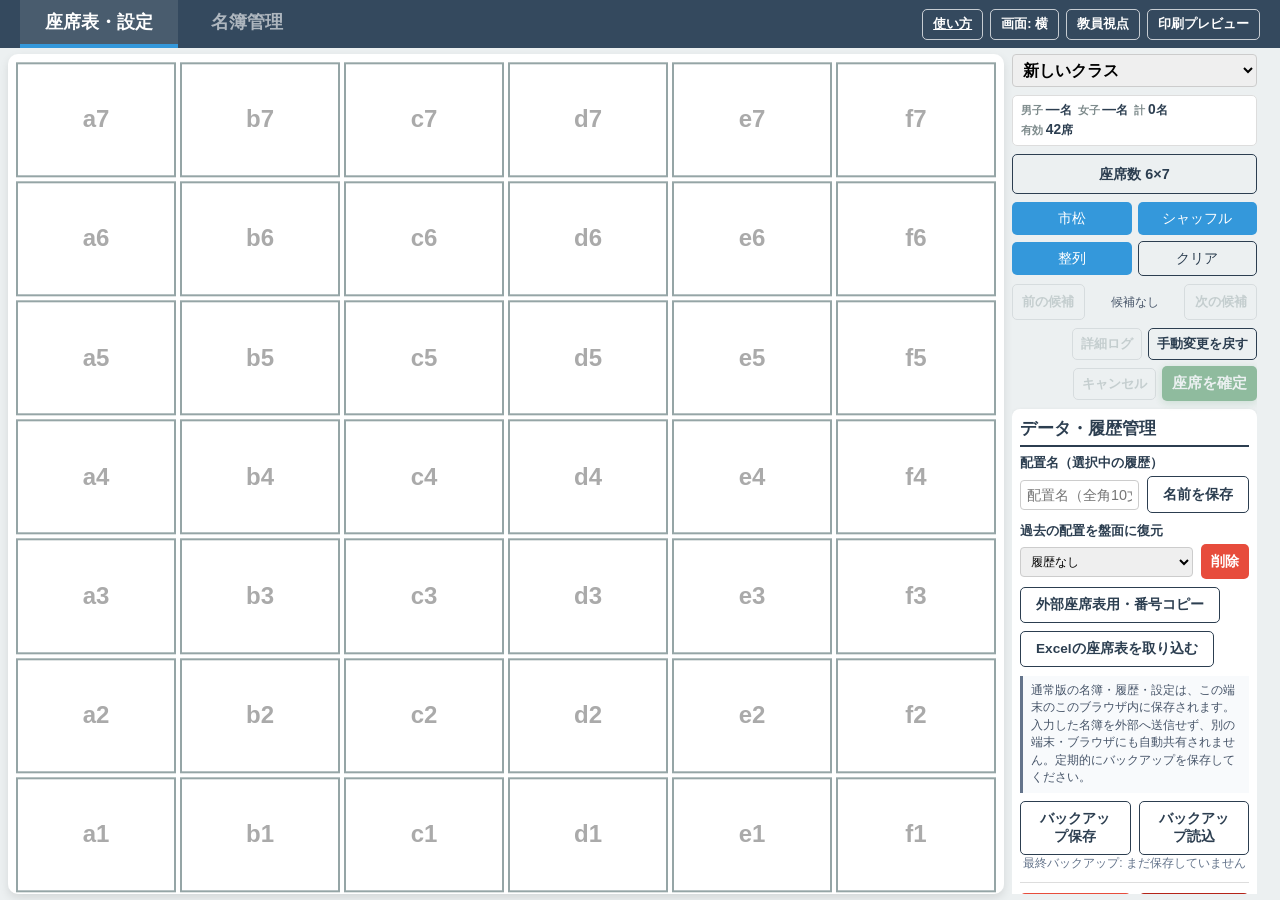
<file: index.html>
<!DOCTYPE html>
<html lang="ja">
<head>
<meta charset="UTF-8">
<meta name="viewport" content="width=device-width, initial-scale=1.0, viewport-fit=cover">
<title>SekiGae</title>
<link rel="stylesheet" href="styles.css?v=20261126-regular-recovery">
<style id="print-page-orientation-style" media="print">
@page { size: A4 landscape; margin: 10mm; }
</style>
</head>
<body class="font-gothic ui-layout-landscape">

<div id="sample-mode-modal" class="modal-overlay sample-mode-modal" aria-modal="true" role="dialog" aria-labelledby="sample-mode-title">
    <div class="modal-content sample-mode-modal-content">
        <h2 id="sample-mode-title">動作確認用サンプルです</h2>
        <p>このページは、あらかじめ用意したサンプルデータで動作を試すためのものです。</p>
        <p><strong>ページを再読み込みすると、加えた変更は消え、毎回初期状態に戻ります。</strong></p>
        <p class="sample-mode-modal-note">通常版の保存データには影響しません。</p>
        <div class="sample-mode-modal-actions">
            <a class="btn btn-outline" href="./index.html" target="_blank" rel="noopener">通常版を開く</a>
            <button type="button" class="btn" onclick="closeSampleWelcomeModal()">サンプルを使い始める</button>
        </div>
    </div>
</div>

<div id="checkerboard-pattern-modal" class="modal-overlay">
    <div class="modal-content" style="max-width: 720px;">
        <h2 style="border:none; font-size:1.4em; color: #2c3e50; margin-bottom: 6px;">市松：枠の選択</h2>
        <p style="font-size:0.95em; color:#555; margin: 4px 0 14px 0;">
            左上席（= <b>a1席</b>、<span style="color:#2980b9;">教卓側の左端</span>）の性別を選んでください。
        </p>
        <div id="checkerboard-pattern-options" class="cb-options"></div>
        <div style="display:flex; gap:10px; justify-content:center; margin-top:14px;">
            <button class="btn btn-outline" onclick="cancelCheckerboardPattern()">キャンセル</button>
        </div>
    </div>
</div>

<div id="modal-overlay" class="modal-overlay">
    <div class="modal-content">
        <h2 style="color: #e74c3c; border:none; font-size:1.4em;">例外席の選択</h2>
        <p id="modal-text" style="font-weight: bold; font-size: 1.1em; line-height: 1.5;"></p>
        <button class="btn" style="padding: 10px 20px; font-size: 1.1em;" onclick="startExceptionSelection()">OK (盤面で選択する)</button>
        <div style="margin-top: 15px;">
            <button class="btn btn-outline" style="padding: 6px 15px;" onclick="cancelExceptionMode()">キャンセル</button>
        </div>
    </div>
</div>

<div id="sort-modal-overlay" class="modal-overlay">
    <div class="modal-content">
        <h2 style="border:none; font-size:1.4em; color: #2c3e50;">整列モード設定</h2>
        <p style="font-size: 0.9em; color: #666; margin-bottom: 20px;">番号順に座席を埋めます。（空席は自動でスキップされます）</p>
        <div style="text-align: left; margin: 0 auto 20px auto; display: inline-block; line-height: 2;">
            <div style="margin-bottom: 10px;">
                <span style="font-weight: bold; display: inline-block; width: 120px;">開始位置:</span>
                <label><input type="radio" name="sort-start" value="left" onchange="updateSortHighlight()" checked> 教卓側 左端</label>
                <label style="margin-left: 15px;"><input type="radio" name="sort-start" value="right" onchange="updateSortHighlight()"> 教卓側 右端</label>
            </div>
            <div style="margin-bottom: 10px;">
                <span style="font-weight: bold; display: inline-block; width: 120px;">並べる方向:</span>
                <label><input type="radio" name="sort-dir" value="back" checked> 後ろ向き (列優先)</label>
                <label style="margin-left: 15px;"><input type="radio" name="sort-dir" value="side"> 横向き (行優先)</label>
            </div>
            <div>
                <span style="font-weight: bold; display: inline-block; width: 120px;">折り返し:</span>
                <label><input type="radio" name="sort-pattern" value="z" checked> Z型 (同じ側から)</label>
                <label style="margin-left: 15px;"><input type="radio" name="sort-pattern" value="s"> S型 (ヘビ型)</label>
            </div>
        </div>
        <div style="display: flex; gap: 15px; justify-content: center;">
            <button class="btn btn-outline" style="padding: 10px 20px; font-size: 1.1em;" onclick="closeSortModal()">キャンセル</button>
            <button class="btn" style="padding: 10px 20px; font-size: 1.1em;" onclick="executeSort()">整列を実行</button>
        </div>
    </div>
</div>

<div id="progress-modal" class="modal-overlay">
    <div class="modal-content">
        <h2 style="border:none; font-size:1.4em; color: #3498db; margin-bottom: 5px;">配置を調整中...</h2>
        <p id="progress-text" class="progress-text-block">準備中...</p>
        <div class="progress-time-row" aria-live="polite">
            <span>探索時間</span>
            <span id="progress-time-label">0.0 / 20.0 秒（上限）</span>
        </div>
        <div class="progress-bar-container">
            <div id="progress-bar" class="progress-bar-fill" role="progressbar" aria-label="探索時間の経過" aria-valuemin="0" aria-valuemax="100" aria-valuenow="0"></div>
        </div>
        <div style="margin-top: 12px;">
            <button class="btn btn-outline" style="padding: 8px 20px;" onclick="cancelShuffleCalculation()">キャンセル</button>
        </div>
    </div>
</div>

<div id="export-backup-modal" class="modal-overlay">
    <div class="modal-content" style="max-width: 520px;">
        <h2 style="border:none; font-size:1.35em; color: #2c3e50; margin-bottom: 8px;">バックアップに含めるクラス</h2>
        <p style="font-size:0.9em; color:#555; margin: 0 0 8px 0; text-align:left;">チェックしたクラスのみを書き出します。バックアップには名簿、座席配置、履歴、設定が含まれます。</p>
        <p class="backup-privacy-note">個人情報を含むファイルです。適切な場所に保管し、不要になったら削除してください。</p>
        <p id="export-delete-context-note" class="backup-delete-context-note" hidden>全データ削除の前に作成するバックアップです。削除後に必要なクラスがすべて選ばれているか確認してください。</p>
        <div id="export-class-checkboxes" class="backup-class-checkboxes"></div>
        <div style="display:flex; gap:10px; justify-content:center; flex-wrap:wrap; margin-top:10px;">
            <button type="button" class="btn btn-outline" style="padding:6px 14px;" onclick="toggleExportClasses(true)">全選択</button>
            <button type="button" class="btn btn-outline" style="padding:6px 14px;" onclick="toggleExportClasses(false)">全解除</button>
        </div>
        <div style="display:flex; gap:12px; justify-content:center; margin-top:22px;">
            <button type="button" class="btn btn-outline" style="padding:10px 22px;" onclick="closeExportBackupModal()">キャンセル</button>
            <button type="button" class="btn" style="padding:10px 22px;" onclick="confirmExportBackup()">書き出す</button>
        </div>
    </div>
</div>

<div id="delete-all-data-modal" class="modal-overlay delete-all-data-modal" style="display:none;" aria-modal="true" role="alertdialog" aria-labelledby="delete-all-data-title">
    <div class="modal-content delete-all-data-modal-content" style="max-width: 560px;">
        <h2 id="delete-all-data-title">このブラウザの通常版データをすべて削除しますか？</h2>
        <p>全クラスのクラス名、名簿、座席配置、履歴、シャッフル候補、ルール、表示・印刷設定を削除します。既存版のデータは削除しません。元に戻せません。</p>
        <p>ダウンロード済みのバックアップ、PDF、印刷物、別の端末・ブラウザのデータは削除されません。</p>
        <p id="delete-all-data-status" class="delete-all-data-status" aria-live="polite" hidden></p>
        <div class="delete-all-data-backup-row">
            <span>必要な場合は、先にバックアップを作成してください。</span>
            <button type="button" class="btn btn-outline" onclick="openExportBackupFromDeleteAllModal()">バックアップ保存</button>
        </div>
        <label class="delete-all-data-confirm-label" for="delete-all-data-confirm-input">確認のため「全削除」と入力してください。</label>
        <input id="delete-all-data-confirm-input" class="delete-all-data-confirm-input" type="text" autocomplete="off" autocapitalize="off" spellcheck="false" inputmode="text" oninput="updateDeleteAllDataConfirmButton()">
        <div class="delete-all-data-actions">
            <button type="button" class="btn btn-outline" onclick="closeDeleteAllDataModal()">キャンセル</button>
            <button type="button" id="delete-all-data-confirm-button" class="btn btn-danger" disabled onclick="confirmDeleteAllData()">全データを削除</button>
        </div>
    </div>
</div>

<div id="sample-delete-info-modal" class="modal-overlay sample-delete-info-modal" style="display:none;" aria-modal="true" role="dialog" aria-labelledby="sample-delete-info-title">
    <div class="modal-content sample-delete-info-modal-content" style="max-width: 540px;">
        <h2 id="sample-delete-info-title">全データ削除機能について</h2>
        <p>通常版では、通常版の全クラスの名簿、座席配置、履歴、シャッフル候補、ルール、表示・印刷設定を削除できます。削除前にはバックアップを作成でき、確認のため「全削除」の入力が必要です。</p>
        <p>このサンプル版では実際の削除は行いません。再読み込みすると、サンプルの変更は初期状態に戻ります。通常版の保存データには影響しません。</p>
        <div class="sample-delete-info-actions">
            <button type="button" class="btn btn-outline" onclick="closeSampleDeleteInfoModal()">閉じる</button>
            <a class="btn" href="./index.html" target="_blank" rel="noopener">通常版を開く</a>
        </div>
    </div>
</div>

<dialog id="import-backup-modal" class="modal-overlay" aria-labelledby="import-backup-title">
    <div class="modal-content" style="max-width: 520px;">
        <h2 id="import-backup-title" style="border:none; font-size:1.35em; color: #2c3e50; margin-bottom: 8px;">読み込むクラスを選択</h2>
        <p id="import-backup-note" style="font-size:0.9em; color:#555; margin: 0 0 12px 0; text-align:left;">チェックしたクラスのデータのみ取り込みます（既存の同名クラスは上書き・マージされます）。</p>
        <div id="import-class-checkboxes" class="backup-class-checkboxes"></div>
        <div style="display:flex; gap:10px; justify-content:center; flex-wrap:wrap; margin-top:10px;">
            <button type="button" class="btn btn-outline" style="padding:6px 14px;" onclick="toggleImportClasses(true)">全選択</button>
            <button type="button" class="btn btn-outline" style="padding:6px 14px;" onclick="toggleImportClasses(false)">全解除</button>
        </div>
        <div style="display:flex; gap:12px; justify-content:center; margin-top:22px;">
            <button type="button" class="btn btn-outline" style="padding:10px 22px;" onclick="closeImportBackupModal()">キャンセル</button>
            <button id="import-backup-confirm" type="button" class="btn" style="padding:10px 22px;" onclick="confirmImportBackup()">読み込む</button>
        </div>
    </div>
</dialog>

<dialog id="roster-hard-validation-modal" class="modal-overlay roster-hard-validation-modal" aria-modal="true" role="alertdialog" aria-label="名簿の内容を確認してください">
    <div class="modal-content" style="max-width: 560px;">
        <h2 style="border:none; font-size:1.35em; color: #c0392b; margin-bottom: 8px;">名簿の内容を確認してください</h2>
        <p style="font-size: 0.92em; color: #555; margin: 0 0 12px 0; text-align: left;">記法エラーや指定の矛盾があるため、座席表へは進めません。下記を修正してから、もう一度お試しください。</p>
        <div id="roster-hard-validation-body" class="roster-hard-validation-body"></div>
        <div style="text-align: center; margin-top: 20px;">
            <button type="button" class="btn" style="padding: 10px 28px; font-size: 1.1em;" onclick="closeRosterHardValidationModal()">OK</button>
        </div>
    </div>
</dialog>

<dialog id="soft-validation-modal" class="modal-overlay soft-validation-modal" aria-modal="true" role="alertdialog" aria-label="座席配置の競合リスク">
    <div class="modal-content" style="max-width: 560px;">
        <h2 style="border:none; font-size:1.35em; color: #2c3e50; margin-bottom: 10px;">座席配置の競合リスク</h2>
        <p style="font-size: 0.92em; color: #555; margin: 0 0 10px 0; text-align: left;">以下の設定により、座席配置が不可能になる可能性があります。</p>
        <div id="soft-validation-warning-list" class="soft-validation-warning-list"></div>
        <div style="display:flex; gap:12px; justify-content:center; flex-wrap:wrap; margin-top:22px;">
            <button type="button" class="btn btn-outline" style="padding:10px 22px;" onclick="cancelSoftValidationConfirm()">キャンセルして修正する</button>
            <button type="button" class="btn" style="padding:10px 22px;" onclick="proceedSoftValidationConfirm()">このまま進む</button>
        </div>
    </div>
</dialog>

<dialog id="swap-confirm-modal" class="modal-overlay swap-confirm-modal" aria-modal="true" role="alertdialog" aria-labelledby="swap-confirm-title">
    <div id="swap-confirm-modal-content" class="modal-content swap-confirm-modal-content" style="max-width: 520px;">
        <h2 id="swap-confirm-title" style="border:none; font-size:1.35em; margin-bottom: 10px;">入れ替えの確認</h2>
        <p id="swap-confirm-message" style="font-size: 0.95em; line-height: 1.55; margin: 0 0 18px 0; text-align: left; white-space: pre-line;"></p>
        <div style="display:flex; gap:12px; justify-content:center; flex-wrap:wrap;">
            <button type="button" class="btn btn-outline" style="padding:10px 22px;" onclick="cancelSwapConfirm()">キャンセルして戻す</button>
            <button type="button" id="swap-confirm-proceed-btn" class="btn" style="padding:10px 22px;" onclick="proceedSwapConfirm()">入れ替える</button>
        </div>
    </div>
</dialog>

<div id="roster-import-mode-modal" class="modal-overlay roster-import-mode-modal" style="display: none;" aria-modal="true" role="alertdialog">
    <div class="modal-content" style="max-width: 520px;">
        <h2 style="border:none; font-size:1.3em; color: #2c3e50; margin-bottom: 8px;">名簿データの取り込み方法</h2>
        <p style="font-size: 0.92em; color: #555; margin: 0 0 10px 0; text-align: left;">既に名簿データがあります。Excelから貼り付けた内容をどのように反映しますか？</p>
        <div style="display:flex; gap:12px; justify-content:center; flex-wrap:wrap; margin-top:20px;">
            <button type="button" class="btn btn-outline" style="padding:10px 20px;" onclick="cancelRosterImportMode()">キャンセル</button>
            <button type="button" class="btn btn-outline" style="padding:10px 20px;" onclick="appendRosterImportMode()">既存に追加</button>
            <button type="button" class="btn" style="padding:10px 20px;" onclick="replaceRosterImportMode()">全て置き換え</button>
        </div>
    </div>
</div>

<div id="edge-attr-warning-modal" class="modal-overlay edge-attr-warning-modal" style="display: none;" aria-modal="true" role="alertdialog">
    <div class="modal-content" style="max-width: 520px;">
        <h2 style="border:none; font-size:1.35em; color: #2c3e50; margin-bottom: 10px;">教室の両側が窓側です</h2>
        <p style="font-size: 0.95em; line-height: 1.55; margin: 0 0 8px 0; text-align: left;">教卓から見て左端・右端のボタンがどちらも「窓」になっています。窓側・廊下側の公平化や優先設定は、少なくとも一端を廊下にしたときの想定で動作します。</p>
        <p style="font-size: 0.9em; color: #555; margin: 0 0 18px 0; text-align: left;">廊下側ボタンで一端を廊下に変更してから実行するか、このままシャッフルを続行してください。</p>
        <div style="display:flex; gap:12px; justify-content:center; flex-wrap:wrap;">
            <button type="button" class="btn btn-outline" style="padding:10px 22px;" onclick="cancelEdgeAttrShuffleConfirm()">キャンセル</button>
            <button type="button" class="btn" style="padding:10px 22px;" onclick="proceedEdgeAttrShuffleConfirm()">このままシャッフルを続行</button>
        </div>
    </div>
</div>

<div id="excel-import-modal" class="modal-overlay excel-import-modal" style="display: none;" aria-modal="true">
    <div class="modal-content excel-import-modal-content">
        <div id="excel-import-step-1" class="excel-import-step">
            <h2 style="border:none; font-size:1.35em; color: #2c3e50; margin-bottom: 8px;">Excelからインポート（1/3）</h2>
            <p style="font-size:0.9em; color:#555; margin:0 0 10px 0; text-align:left;">座席表を Excel からコピーし、下の欄に貼り付けてください（タブ区切り）。最下行が教卓側（前列）になる形式です。</p>
            <textarea id="excel-import-tsv" class="excel-import-textarea" placeholder="番号をタブ区切りで貼り付け（1席=1セル）" rows="8" oninput="runExcelImportStep1Parse()"></textarea>
            <div id="excel-import-error" class="excel-import-error" role="alert" style="display:none;"></div>
            <div id="excel-import-summary" class="excel-import-summary" style="display:none;"></div>
            <div class="excel-import-actions">
                <button type="button" class="btn btn-outline" onclick="cancelExcelImportModal()">キャンセル</button>
                <button type="button" id="excel-import-step1-next" class="btn" disabled onclick="goExcelImportStep2()">配置起点の選択へ</button>
            </div>
        </div>
        <div id="excel-import-step-2" class="excel-import-step" style="display:none;">
            <h2 style="border:none; font-size:1.35em; color: #2c3e50; margin-bottom: 8px;">配置起点の選択（2/3）</h2>
            <p style="font-size:0.9em; color:#555; margin:0 0 12px 0; text-align:left;">エクセル表の<strong>最下行・左端</strong>（例: 「1」があるマス）を、下のグリッドの<strong>教卓直上行・左端（a1付近）</strong>に合わせてクリックしてください。灰色の席は表がはみ出すため選べません。</p>
            <div id="excel-import-anchor-grid"></div>
            <div class="excel-import-actions">
                <button type="button" class="btn btn-outline" onclick="cancelExcelImportModal()">キャンセル</button>
                <button type="button" class="btn btn-outline" onclick="goExcelImportStep1()">戻る</button>
            </div>
        </div>
        <div id="excel-import-step-3" class="excel-import-step" style="display:none;">
            <h2 style="border:none; font-size:1.35em; color: #2c3e50; margin-bottom: 8px;">配置プレビュー（3/3）</h2>
            <p style="font-size:0.9em; color:#555; margin:0 0 12px 0; text-align:left;">内容を確認し、盤面へ反映してください。履歴への保存はメイン画面の「座席を確定」で行います。空席はグレー表示です。</p>
            <div id="excel-import-preview-grid"></div>
            <div class="excel-import-actions">
                <button type="button" class="btn btn-outline" onclick="goExcelImportStep2FromPreview()">戻る（ステップ2へ）</button>
                <button type="button" class="btn" onclick="confirmExcelImport()">盤面に反映</button>
            </div>
        </div>
    </div>
</div>

<div id="log-modal" class="modal-overlay">
    <div class="modal-content">
        <h2 style="border:none; font-size:1.5em; color: #2c3e50; margin-bottom: 15px; text-align:center;">シャッフル実行ログ</h2>
        <div id="log-content-area"></div>
        <div style="margin-top: 25px; text-align: center;">
            <button class="btn btn-outline" style="padding: 8px 30px; font-size: 1.1em;" onclick="closeLogModal()">閉じる</button>
        </div>
    </div>
</div>

<dialog id="seat-track-modal" class="modal-overlay" onclick="if(event.target === this) closeSeatTrackModal()" aria-label="座席追跡">
    <div class="modal-content seat-track-modal-content">
        <h2 style="border:none; font-size:1.15em; color: #2c3e50; margin-bottom: 8px;">座席追跡</h2>
        <div class="seat-track-head">
            <div><b>氏名:</b> <span id="seat-track-name"></span></div>
            <div id="seat-track-points" class="seat-track-points" hidden></div>
            <div class="seat-track-constraints-title"><b>必須ルール</b></div>
            <div id="seat-track-constraints" class="seat-track-constraints"></div>
        </div>
        <div class="seat-track-grid-wrap">
            <div id="seat-track-main-stack" class="seat-track-main-stack seat-track-stack--teacher">
                <div class="track-mini-desk">教卓</div>
                <div id="seat-track-grid" class="seat-track-grid"></div>
            </div>
            <div class="seat-track-note">※数字は過去履歴のみ（1=最直近過去）。同一マス複数回は最小番号を表示。</div>
        </div>
        <div class="seat-track-pairs-wrap">
            <h3 style="margin: 8px 0;">ペア相手（今回 + 過去履歴）</h3>
            <ul id="seat-track-pairs" class="seat-track-pairs"></ul>
        </div>
        <div style="margin-top: 14px;">
            <button class="btn btn-outline" onclick="closeSeatTrackModal()">閉じる</button>
        </div>
    </div>
</dialog>

<div id="print-overlay" class="no-print">
    <div class="print-toolbar-head">
        <div id="print-preview-title" class="print-preview-title">印刷プレビュー</div>
        <div class="print-toolbar-primary-actions">
            <button class="btn print-toolbar-print" onclick="executePrint()">印刷・PDF</button>
            <button class="btn btn-outline print-toolbar-cancel" onclick="togglePrintMode()" aria-label="印刷プレビューを閉じる" title="印刷プレビューを閉じる"><span class="print-toolbar-cancel-text">閉じる</span><span class="print-toolbar-cancel-icon" aria-hidden="true">×</span></button>
        </div>
    </div>
    <div class="print-toolbar-controls">
        <fieldset class="print-orientation-options" aria-label="印刷する用紙の向き">
            <legend>用紙の向き</legend>
            <label><input type="radio" name="print-orientation" value="portrait" onchange="setPrintOrientation(this.value)"> A4縦</label>
            <label><input type="radio" name="print-orientation" value="landscape" onchange="setPrintOrientation(this.value)" checked> A4横</label>
        </fieldset>
        <button type="button" class="btn btn-outline print-toolbar-btn" id="btn-print-view-toggle" onclick="togglePrintView()">教員視点</button>
        <button type="button" class="btn btn-outline print-toolbar-btn" id="btn-print-settings-toggle" aria-expanded="false" aria-pressed="false" aria-controls="print-settings-panel" onclick="togglePrintSettingsPanel()">色設定</button>
        <button type="button" class="btn btn-outline print-toolbar-btn" id="btn-print-inactive-toggle" onclick="togglePrintInactiveDisplay()">空席: 非表示</button>
    </div>
    <div class="print-preview-help sr-only">用紙の向き・視点・色設定を確認後、「印刷・PDF」を押してください</div>
</div>
<div id="print-preview-stage">
    <aside id="print-settings-panel" class="no-print" hidden aria-label="色設定">
        <div class="print-settings-panel-head">
            <h2>色設定</h2>
        </div>
        <div class="print-settings-grid">
            <div id="ps-panel-layout" class="print-settings-section"></div>
            <div class="print-settings-side-stack">
                <div id="ps-panel-colors" class="print-settings-section"></div>
                <div id="ps-panel-gender" class="print-settings-section"></div>
            </div>
        </div>
        <div id="ps-status" class="sr-only" aria-live="polite"></div>
    </aside>
    <div id="print-root"></div>
</div>

<div id="sample-mode-banner" class="sample-mode-banner no-print" hidden>
    <span><strong>サンプル版</strong>：このページの変更は再読み込み時に初期状態へ戻ります。</span>
    <a href="./index.html" target="_blank" rel="noopener">通常版を開く</a>
</div>

<div class="tab-header no-print">
    <button class="tab-btn active" onclick="switchTab('tab-main', event)">座席表・設定</button>
    <button class="tab-btn" onclick="switchTab('tab-students', event)">名簿管理</button>
    <div class="tab-utility-actions" aria-label="使い方、表示と印刷">
        <a class="btn btn-outline tab-utility-btn" href="../guide.html" target="_blank" rel="noopener">使い方</a>
        <button type="button" class="btn btn-outline tab-utility-btn" id="btn-ui-layout-toggle" onclick="toggleUiLayoutMode()" aria-pressed="true">画面: 横</button>
        <button class="btn btn-outline tab-utility-btn" id="btn-main-view-toggle" onclick="toggleView()">教員視点</button>
        <button class="btn btn-outline tab-utility-btn" onclick="togglePrintMode()">印刷プレビュー</button>
    </div>
</div>

<div id="tab-main" class="tab-content active">

    <div id="preview-points-legend" class="preview-points-legend no-print" hidden>金枠の席は、今回の配置調整で優先ルールのポイントが残っている生徒です。</div>

    <div class="classroom-wrapper" id="classroom">
        <div class="desk-row">
            <div class="desk-row-inner" id="desk-row-inner">
                <button type="button" class="btn btn-outline edge-attr-btn" id="edge-btn-min" onclick="cycleEdgeAttr('min')" title="教卓から見て左端列の属性">廊下</button>
                <div class="desk-teacher" id="desk-class-title">
                    <span id="class-name-in-desk" class="class-name-in-desk-text"></span>
                </div>
                <button type="button" class="btn btn-outline edge-attr-btn" id="edge-btn-max" onclick="cycleEdgeAttr('max')" title="教卓から見て右端列の属性">窓</button>
            </div>
        </div>
        <div class="seat-grid" id="seat-grid"></div>
    </div>

    <div class="action-bar no-print">
        <div class="action-bar-top">
            <div class="main-status-controls" id="main-status-controls">
                <select id="class-select" onchange="switchClass('class-select')" aria-label="対象クラス" class="main-class-select"></select>
                <div class="main-class-summary" aria-live="polite">
                    <span class="main-class-summary-item"><span class="main-class-summary-label">男子</span><span class="main-class-summary-value" id="counter-boys">—</span><span class="main-class-summary-unit">名</span></span>
                    <span class="main-class-summary-item"><span class="main-class-summary-label">女子</span><span class="main-class-summary-value" id="counter-girls">—</span><span class="main-class-summary-unit">名</span></span>
                    <span class="main-class-summary-item"><span class="main-class-summary-label">計</span><span class="main-class-summary-value" id="counter-students">0</span><span class="main-class-summary-unit">名</span></span>
                    <span class="main-class-summary-item" aria-label="有効座席数" title="有効座席数"><span class="main-class-summary-label">有効</span><span class="main-class-summary-value" id="counter-seats">42</span><span class="main-class-summary-unit">席</span></span>
                </div>
                <button type="button" class="btn btn-outline" id="btn-seat-size" onclick="openSeatSizeModal()">座席数 6×7</button>
            </div>
        </div>

        <div class="action-bar-bottom" id="main-action-controls">
            <div class="flex-row seat-action-buttons" style="gap: 10px;">
                <button class="btn seat-action-button" style="padding: 10px 20px; font-size: 1.1em;" onclick="openCheckerboardPatternModal()">市松</button>
                <button class="btn seat-action-button" style="padding: 10px 20px; font-size: 1.1em;" onclick="prepareShuffle(false)">シャッフル</button>
                <button class="btn seat-action-button" style="padding: 10px 20px; font-size: 1.1em;" onclick="openSortModal()">整列</button>
                <button class="btn btn-outline seat-action-button" style="padding: 10px 15px;" onclick="resetPlacement()">クリア</button>
            </div>
            <div class="shuffle-candidate-controls" role="group" aria-label="最近のシャッフル候補">
                <button type="button" class="btn btn-outline" id="btn-candidate-older" onclick="navigateShuffleCandidate(1)" disabled>前の候補</button>
                <output id="shuffle-candidate-status" aria-live="polite" aria-atomic="true">候補なし</output>
                <button type="button" class="btn btn-outline" id="btn-candidate-newer" onclick="navigateShuffleCandidate(-1)" disabled>次の候補</button>
            </div>
            <div class="flex-row preview-action-buttons is-action-group-empty" style="gap: 10px;">
                <button class="btn btn-outline action-preview-button is-action-hidden" id="btn-show-log" style="padding: 10px 15px;" onclick="showLogModal()">詳細ログ</button>
                <button class="btn btn-outline action-preview-button is-action-hidden" id="btn-undo-manual-swap" style="padding: 10px 15px;" onclick="undoLastManualSwap()">手動変更を戻す</button>
                <button class="btn btn-outline action-preview-button is-action-hidden" id="btn-cancel-preview" style="padding: 10px 15px;" onclick="cancelPreview()">キャンセル</button>
                <button class="btn action-preview-button is-action-hidden" id="btn-commit" style="padding: 10px 25px; font-size: 1.2em;" onclick="commitSeats()">座席を確定</button>
            </div>
        </div>
    </div>

    <div id="alert-box"></div>
    <div class="settings-bottom no-print" id="settings-bottom">
        <div class="settings-status-slot" id="settings-status-slot"></div>
        <div class="settings-action-slot" id="settings-action-slot"></div>
        <div class="panel">
            <h2>データ・履歴管理</h2>
            <div class="history-management-block">
                <label for="history-memo-input" class="history-management-label">配置名（選択中の履歴）</label>
                <div class="flex-row history-management-row">
                    <input type="text" id="history-memo-input" maxlength="10" placeholder="配置名（全角10文字まで）" style="flex-grow:1;">
                    <button class="btn btn-outline" onclick="saveHistoryMemo()">名前を保存</button>
                </div>
            </div>
            <div class="history-management-block">
            <label for="history-select" class="history-management-label">過去の配置を盤面に復元</label>
            <div class="flex-row history-management-row">
                <select id="history-select"></select>
                <button class="btn btn-danger" style="padding: 8px 10px;" onclick="deleteSelectedHistory()" title="選択した履歴を削除">削除</button>
            </div>
            <div class="flex-row history-extra-actions">
                <button type="button" class="btn btn-outline" style="font-size:0.85em;" onclick="exportHistoryLastTwoDigitsToClipboard()" title="履歴を選んだときはその配置。未選択時は現在の盤面（確定／プレビュー）。教員視点固定（教卓が下）で、座席表形式（1席=1セル）でコピー">外部座席表用・番号コピー</button>
                <button type="button" class="btn btn-outline" style="font-size:0.85em;" onclick="openExcelImportModal()" title="Excel等からコピーした座席表（TSV）を名簿と照合して、確認後に履歴へ保存します">Excelの座席表を取り込む</button>
            </div>
            </div>
            <p class="local-data-note">通常版の名簿・履歴・設定は、この端末のこのブラウザ内に保存されます。入力した名簿を外部へ送信せず、別の端末・ブラウザにも自動共有されません。定期的にバックアップを保存してください。</p>
            <div class="backup-actions">
                <button class="btn btn-outline" style="font-size:0.85em;" onclick="openExportBackupModal()">バックアップ保存</button>
                <input type="file" id="import-file" accept=".json,.JSON,application/json" style="position:absolute;width:0;height:0;opacity:0;pointer-events:none;" tabindex="-1" aria-hidden="true">
                <button type="button" class="btn btn-outline" style="font-size:0.85em;" onclick="triggerBackupImportPicker()">バックアップ読込</button>
                <button id="btn-recover-regular-data" type="button" class="btn btn-outline" hidden onclick="openRegularRecovery()">旧通常版のデータを引き継ぐ</button>
            </div>
            <p id="backup-status" class="backup-status">最終バックアップ: —</p>
            <hr class="history-danger-divider">
            <div class="history-danger-actions">
                <button class="btn btn-danger history-reset-button" onclick="clearAllHistories()">クラス履歴リセット</button>
                <button class="btn btn-danger history-reset-button history-delete-all-button" onclick="openDeleteAllDataFlow()">全データ削除</button>
            </div>
        </div>
        <div class="panel">
            <div class="flex-row" style="justify-content: space-between; border-bottom: 2px solid var(--primary); padding-bottom: 5px; margin-bottom: 8px;">
                <h2 style="border:none; margin:0; width:auto;">座席内レイアウト設定</h2>
            </div>
            <table class="seat-layout-table" style="width:100%; border-collapse:collapse; font-size:0.85em; margin-bottom:8px;">
                <thead>
                    <tr style="background:#f1f5f9;">
                        <th style="text-align:left; padding:6px 8px; border:1px solid #ddd;">項目</th>
                        <th style="padding:6px 8px; border:1px solid #ddd; width:56px;">印刷</th>
                        <th style="padding:6px 8px; border:1px solid #ddd; width:72px;">色</th>
                        <th style="padding:6px 8px; border:1px solid #ddd; min-width:200px;">フォント</th>
                    </tr>
                </thead>
                <tbody id="seat-layout-tbody"></tbody>
            </table>
            <input type="hidden" id="layout-rules" value="">

            <div id="color-palette-group" class="main-color-controls">
                <h3>色設定</h3>
                <div class="main-color-token-list" role="group" aria-label="色1から色6">
                    <button type="button" id="color-swatch-1" class="main-color-token" onclick="openColorPalette(1)" aria-label="色1のパレットを開く" aria-expanded="false">1</button>
                    <button type="button" id="color-swatch-2" class="main-color-token" onclick="openColorPalette(2)" aria-label="色2のパレットを開く" aria-expanded="false">2</button>
                    <button type="button" id="color-swatch-3" class="main-color-token" onclick="openColorPalette(3)" aria-label="色3のパレットを開く" aria-expanded="false">3</button>
                    <button type="button" id="color-swatch-4" class="main-color-token" onclick="openColorPalette(4)" aria-label="色4のパレットを開く" aria-expanded="false">4</button>
                    <button type="button" id="color-swatch-5" class="main-color-token" onclick="openColorPalette(5)" aria-label="色5のパレットを開く" aria-expanded="false">5</button>
                    <button type="button" id="color-swatch-6" class="main-color-token" onclick="openColorPalette(6)" aria-label="色6のパレットを開く" aria-expanded="false">6</button>
                </div>
            </div>
            <div id="color-palette-panel" class="main-color-palette" style="display:none;"></div>
            <div class="color-picker-group color-picker-group-hidden" aria-hidden="true">
                <label for="color-1" class="color-item">1:<input type="color" id="color-1" value="#1f2937" onchange="updateColors()"></label>
                <label for="color-2" class="color-item">2:<input type="color" id="color-2" value="#4b5563" onchange="updateColors()"></label>
                <label for="color-3" class="color-item">3:<input type="color" id="color-3" value="#d7263d" onchange="updateColors()"></label>
                <label for="color-4" class="color-item">4:<input type="color" id="color-4" value="#386641" onchange="updateColors()"></label>
                <label for="color-5" class="color-item">5:<input type="color" id="color-5" value="#0f7173" onchange="updateColors()"></label>
                <label for="color-6" class="color-item">6:<input type="color" id="color-6" value="#f26d85" onchange="updateColors()"></label>
            </div>
            <hr style="border:none; border-top:1px dashed #ccc; margin: 15px 0 10px 0;">
            <div id="gender-border-settings" class="main-gender-settings">
                <div class="main-gender-title-row">
                    <div class="main-gender-title">色分け</div>
                    <button id="btn-gender-border" class="btn btn-outline" type="button" onclick="toggleGenderBorder()" aria-pressed="false">OFF</button>
                    <span class="main-gender-fill-label">塗り</span>
                    <button id="btn-gender-fill" class="btn btn-outline" type="button" onclick="toggleGenderFill()" aria-pressed="false" disabled>OFF</button>
                </div>
                <div class="main-gender-controls">
                    <label>男<select id="gb-boy-color" class="main-gender-color-select" onchange="saveAndRender()" aria-label="男子の枠線色"><option value="1">1</option><option value="2">2</option><option value="3">3</option><option value="4">4</option><option value="5">5</option><option value="6" selected>6</option></select></label>
                    <label>女<select id="gb-girl-color" class="main-gender-color-select" onchange="saveAndRender()" aria-label="女子の枠線色"><option value="1">1</option><option value="2">2</option><option value="3">3</option><option value="4">4</option><option value="5" selected>5</option><option value="6">6</option></select></label>
                    <label class="main-gender-style">線<select id="gb-style" onchange="saveAndRender()" aria-label="色分けの線種"><option value="solid">通常</option><option value="thick">太線</option><option value="double">二重線</option></select></label>
                </div>
            </div>

        </div>
    </div>
</div>

<div id="tab-students" class="tab-content">
    <div style="width: 100%; max-width: 1200px; display: grid; grid-template-columns: 1fr 340px; gap: 20px; height: 100%;">
        <div style="display:flex; flex-direction:column; height: 100%;">
            <div class="panel" style="margin-bottom: 10px;">
                <div class="flex-row" style="justify-content: space-between; border-bottom: 2px solid var(--primary); padding-bottom: 10px; margin-bottom: 5px;">
                    <div class="flex-row" style="row-gap: 6px;">
                        <select id="class-select-students" onchange="switchClass('class-select-students')" aria-label="対象クラス" style="font-weight:bold; font-size:1.0em; width:160px;"></select>
                        <h2 style="border:none; margin:0; padding:0; width:auto;"><label for="class-name-input">クラス名:</label></h2>
                        <input type="text" id="class-name-input" style="font-size: 1.2em; font-weight: bold; width: 200px;" placeholder="例: 1年A組">
                        <button class="btn" onclick="saveClassName()">保存</button>
                    </div>
                    <div class="flex-row">
                        <button class="btn btn-outline" onclick="createNewClass()">新規作成</button>
                        <button class="btn btn-danger" onclick="deleteCurrentClass()">クラス削除</button>
                    </div>
                </div>
                <textarea id="import-tsv" class="import-area" placeholder="Excelから「番号 / 氏名 / かな / 性別（男・女・空欄=指定なし） / 属性1 / 属性2 / 備考」の7列をコピーして貼り付け"></textarea>
                <button class="btn btn-outline" style="max-width: 200px;" onclick="applyTSVToTable()">表に反映</button>
            </div>

            <div class="panel" style="flex-grow: 1; display:flex; flex-direction:column; margin-bottom: 0;">
                <div class="flex-row" style="justify-content: space-between; align-items: center; gap: 12px;">
                    <h2 style="width: auto; border:none; margin:0;">名簿データ (直接編集可能)</h2>
                    <div class="roster-table-actions">
                        <button type="button" id="btn-undo-roster" class="btn btn-outline roster-undo-button" onclick="undoRosterTableEdit()" disabled>元に戻す</button>
                        <button type="button" class="btn btn-outline" style="flex-shrink: 0; white-space: nowrap; padding: 3px 12px; line-height: 1.2;" onclick="addRowToTable()">行を追加</button>
                    </div>
                </div>
                <p style="font-size:0.78em; color:#64748b; margin:4px 0 0 0;">座席表タブへ切り替えると、全体ルール・備考欄の記法と、全体の行・列指定と備考の座席指定の論理矛盾のみを確認し、問題なければ自動で保存・反映されます。</p>
                <div style="overflow-y: auto; flex-grow: 1; margin-top: 4px; border: 1px solid #ddd;">
                    <table class="data-table" id="students-table">
                        <thead>
                            <tr><th>番号</th><th>氏名</th><th>かな</th><th>性別</th><th>属性1</th><th>属性2</th><th>備考</th><th class="col-actions" scope="col"><button type="button" id="btn-roster-delete-mode" class="roster-delete-mode-button" onclick="toggleRosterDeleteMode()" aria-pressed="false" aria-label="行削除を有効にする" title="行削除を有効にする"><svg xmlns="http://www.w3.org/2000/svg" viewBox="0 0 24 24" fill="none" stroke="currentColor" stroke-width="1.9" stroke-linecap="round" stroke-linejoin="round" aria-hidden="true"><polyline points="3 6 5 6 21 6"/><path d="M19 6v14a2 2 0 0 1-2 2H7a2 2 0 0 1-2-2V6m3 0V4a2 2 0 0 1 2-2h4a2 2 0 0 1 2 2v2"/><line x1="10" y1="11" x2="10" y2="17"/><line x1="14" y1="11" x2="14" y2="17"/></svg><span class="sr-only">行削除を有効にする</span></button></th></tr>
                        </thead>
                        <tbody></tbody>
                    </table>
                </div>
            </div>
        </div>

        <div style="display:flex; flex-direction:column; gap: 15px;">
            <div class="panel">
                <h2>全体ルール設定（必須ルール）</h2>
                <textarea id="overall-rules" style="height: 90px; width:100%;" placeholder="例: @25(1,4,5) / @1A(a1,b5) / NG(23xx,23yy)"></textarea>
                <div style="font-size:0.8em; color:#555; margin-top:5px; line-height:1.4;">
                    <b>【設定例】 (@番号prefix(...))　prefix は英数字（例: 25、1A、3F）</b><br>
                    ・<code>@25(1,4,5)</code> (25始まりを1/4/5行のどこか)<br>
                    ・<code>@25(b,c,f)</code> (25始まりをb/c/f列のどこか)<br>
                    ・<code>@25(a1,b5)</code> (25始まりをa1/b5席のどちらか)<br>
                    ・<code>@1A(a1,b5)</code> (1Aで始まる番号をa1/b5のどちらか等)<br>
                    ・<code>NG(23xx,23yy)</code> (23xxと23yyを8近傍で隣接禁止)<br>
                    ※備考欄（@指定）・全体ルール・市松はすべて必須ルールです。競合時は配置できません。<br>
                    ※机ペア相手（a-b / c-d / e-f）の重複回避は、配置調整時の優先ルールで扱います。
                </div>
            </div>

            <div class="panel">
                <h2 style="margin-bottom: 6px;">優先ルールのポイント設定</h2>
                <p style="font-size: 0.8em; color: #555; margin: 0 0 8px 0; line-height: 1.45;">配置調整で使うポイントの基準値と、履歴が1段古くなるごとの減算幅です。最終配置は、まず一人にポイントが集中しないこと、次に分布、最後に総合ポイントの順で比較します。数値を変えると自動で保存されます。</p>
                <table class="soft-score-table">
                    <thead>
                        <tr><th>項目</th><th>基準点</th><th>1段階の減算</th></tr>
                    </thead>
                    <tbody>
                        <tr>
                            <td>前列（最前2段）</td>
                            <td><input type="text" id="soft-front-base" class="soft-score-input" inputmode="numeric" autocomplete="off" value="1000"></td>
                            <td><input type="text" id="soft-front-step" class="soft-score-input" inputmode="numeric" autocomplete="off" value="50"></td>
                        </tr>
                        <tr>
                            <td>後列（最後2段）</td>
                            <td><input type="text" id="soft-back-base" class="soft-score-input" inputmode="numeric" autocomplete="off" value="1000"></td>
                            <td><input type="text" id="soft-back-step" class="soft-score-input" inputmode="numeric" autocomplete="off" value="50"></td>
                        </tr>
                        <tr>
                            <td>机ペア</td>
                            <td><input type="text" id="soft-pair-base" class="soft-score-input" inputmode="numeric" autocomplete="off" value="200"></td>
                            <td><input type="text" id="soft-pair-step" class="soft-score-input" inputmode="numeric" autocomplete="off" value="20"></td>
                        </tr>
                        <tr id="soft-score-row-window">
                            <td>窓側</td>
                            <td><input type="text" id="soft-window-base" class="soft-score-input" inputmode="numeric" autocomplete="off" value="900"></td>
                            <td><input type="text" id="soft-window-step" class="soft-score-input" inputmode="numeric" autocomplete="off" value="45"></td>
                        </tr>
                        <tr id="soft-score-row-corridor">
                            <td>廊下側</td>
                            <td><input type="text" id="soft-corridor-base" class="soft-score-input" inputmode="numeric" autocomplete="off" value="300"></td>
                            <td><input type="text" id="soft-corridor-step" class="soft-score-input" inputmode="numeric" autocomplete="off" value="0"></td>
                        </tr>
                        <tr>
                            <td>過去座席</td>
                            <td><input type="text" id="soft-seat-base" class="soft-score-input" inputmode="numeric" autocomplete="off" value="600"></td>
                            <td><input type="text" id="soft-seat-step" class="soft-score-input" inputmode="numeric" autocomplete="off" value="15"></td>
                        </tr>
                    </tbody>
                </table>
                <div class="soft-score-actions">
                    <button type="button" class="btn btn-outline" onclick="resetSoftScoresToDefaults()">初期値に戻す</button>
                </div>
                <p style="font-size: 0.75em; color: #777; margin: 8px 0 0 0;">前列・後列・過去ペア・窓側・廊下側・過去座席で、それぞれ別の基準と減算幅を指定できます（盤面にない属性の行は無効になります）。</p>
            </div>

            <div class="panel fairness-panel-compact" style="background: #fff3e0; border: 2px solid #e67e22; margin-bottom: 0;">
                <h2 style="margin-bottom: 5px;">座席ローテーション公平化</h2>
                <div style="font-size: 0.8em; color: #555; margin-bottom: 10px; line-height: 1.4;">
                    直近の履歴のうち、何「段階」まで前列・後列・窓側・廊下側・過去ペアの重複をポイントに含めるかを選びます。<b>0</b>はその項目をオフです（最大<b>5</b>）。<b>過去座席</b>のみ <b>8〜15</b> で参照段数を選びます（最大<b>15</b>）。<br>
                    ※座席・行・列の指定がある生徒は、前列・後列の重複をポイントに含めません。<b>座席指定</b>がある生徒は、過去座席の重複も参考表示のみです。過去ペアは常にポイント対象です。<br>
                    （※必須ルールは常に優先されます。競合すると配置できません）
                </div>
                <div class="fairness-pair-grid">
                    <div class="fairness-row">
                        <span class="fairness-label">前・後ろ：2行ずつ</span>
                        <div class="fairness-btn-group" id="fair-btns-fb" role="group">
                            <button type="button" class="fairness-btn" data-value="0" onclick="setFairnessFromButton('fb', 0)">0</button>
                            <button type="button" class="fairness-btn" data-value="1" onclick="setFairnessFromButton('fb', 1)">1</button>
                            <button type="button" class="fairness-btn" data-value="2" onclick="setFairnessFromButton('fb', 2)">2</button>
                            <button type="button" class="fairness-btn" data-value="3" onclick="setFairnessFromButton('fb', 3)">3</button>
                            <button type="button" class="fairness-btn" data-value="4" onclick="setFairnessFromButton('fb', 4)">4</button>
                            <button type="button" class="fairness-btn fairness-btn-active" data-value="5" onclick="setFairnessFromButton('fb', 5)">5</button>
                        </div>
                    </div>
                    <div class="fairness-row">
                        <span class="fairness-label">過去ペア</span>
                        <div class="fairness-btn-group" id="fair-btns-pair" role="group">
                            <button type="button" class="fairness-btn" data-value="0" onclick="setFairnessFromButton('pair', 0)">0</button>
                            <button type="button" class="fairness-btn" data-value="1" onclick="setFairnessFromButton('pair', 1)">1</button>
                            <button type="button" class="fairness-btn" data-value="2" onclick="setFairnessFromButton('pair', 2)">2</button>
                            <button type="button" class="fairness-btn" data-value="3" onclick="setFairnessFromButton('pair', 3)">3</button>
                            <button type="button" class="fairness-btn" data-value="4" onclick="setFairnessFromButton('pair', 4)">4</button>
                            <button type="button" class="fairness-btn fairness-btn-active" data-value="5" onclick="setFairnessFromButton('pair', 5)">5</button>
                        </div>
                    </div>
                </div>
                <div class="fairness-pair-grid">
                    <div class="fairness-row" id="fairness-row-window">
                        <span class="fairness-label">窓側</span>
                        <div class="fairness-btn-group" id="fair-btns-win" role="group">
                            <button type="button" class="fairness-btn" data-value="0" onclick="setFairnessFromButton('win', 0)">0</button>
                            <button type="button" class="fairness-btn" data-value="1" onclick="setFairnessFromButton('win', 1)">1</button>
                            <button type="button" class="fairness-btn" data-value="2" onclick="setFairnessFromButton('win', 2)">2</button>
                            <button type="button" class="fairness-btn" data-value="3" onclick="setFairnessFromButton('win', 3)">3</button>
                            <button type="button" class="fairness-btn" data-value="4" onclick="setFairnessFromButton('win', 4)">4</button>
                            <button type="button" class="fairness-btn fairness-btn-active" data-value="5" onclick="setFairnessFromButton('win', 5)">5</button>
                        </div>
                    </div>
                    <div class="fairness-row" id="fairness-row-corridor">
                        <span class="fairness-label">廊下側</span>
                        <div class="fairness-btn-group" id="fair-btns-cor" role="group">
                            <button type="button" class="fairness-btn" data-value="0" onclick="setFairnessFromButton('cor', 0)">0</button>
                            <button type="button" class="fairness-btn" data-value="1" onclick="setFairnessFromButton('cor', 1)">1</button>
                            <button type="button" class="fairness-btn" data-value="2" onclick="setFairnessFromButton('cor', 2)">2</button>
                            <button type="button" class="fairness-btn" data-value="3" onclick="setFairnessFromButton('cor', 3)">3</button>
                            <button type="button" class="fairness-btn" data-value="4" onclick="setFairnessFromButton('cor', 4)">4</button>
                            <button type="button" class="fairness-btn fairness-btn-active" data-value="5" onclick="setFairnessFromButton('cor', 5)">5</button>
                        </div>
                    </div>
                </div>
                <div class="fairness-row fairness-row-seat-fair">
                    <span class="fairness-label">過去座席</span>
                    <div class="fairness-btn-group fairness-btn-group-seat" id="fair-btns-seat" role="group">
                        <button type="button" class="fairness-btn" data-value="8" onclick="setFairnessFromButton('seat', 8)">8</button>
                        <button type="button" class="fairness-btn" data-value="9" onclick="setFairnessFromButton('seat', 9)">9</button>
                        <button type="button" class="fairness-btn" data-value="10" onclick="setFairnessFromButton('seat', 10)">10</button>
                        <button type="button" class="fairness-btn" data-value="11" onclick="setFairnessFromButton('seat', 11)">11</button>
                        <button type="button" class="fairness-btn" data-value="12" onclick="setFairnessFromButton('seat', 12)">12</button>
                        <button type="button" class="fairness-btn" data-value="13" onclick="setFairnessFromButton('seat', 13)">13</button>
                        <button type="button" class="fairness-btn" data-value="14" onclick="setFairnessFromButton('seat', 14)">14</button>
                        <button type="button" class="fairness-btn fairness-btn-active" data-value="15" onclick="setFairnessFromButton('seat', 15)">15</button>
                    </div>
                </div>
                <div class="fairness-row fairness-row-seat-near-fair">
                    <span class="fairness-label">過去座席の周囲8席</span>
                    <div class="fairness-btn-group fairness-btn-group-seat-near" id="fair-btns-seat-near" role="group">
                        <button type="button" class="fairness-btn" data-value="0" onclick="setFairnessFromButton('seatNear', 0)">0</button>
                        <button type="button" class="fairness-btn" data-value="1" onclick="setFairnessFromButton('seatNear', 1)">1</button>
                        <button type="button" class="fairness-btn" data-value="2" onclick="setFairnessFromButton('seatNear', 2)">2</button>
                        <button type="button" class="fairness-btn" data-value="3" onclick="setFairnessFromButton('seatNear', 3)">3</button>
                        <button type="button" class="fairness-btn" data-value="4" onclick="setFairnessFromButton('seatNear', 4)">4</button>
                        <button type="button" class="fairness-btn fairness-btn-active" data-value="5" onclick="setFairnessFromButton('seatNear', 5)">5</button>
                        <button type="button" class="fairness-btn" data-value="6" onclick="setFairnessFromButton('seatNear', 6)">6</button>
                        <button type="button" class="fairness-btn" data-value="7" onclick="setFairnessFromButton('seatNear', 7)">7</button>
                        <button type="button" class="fairness-btn" data-value="8" onclick="setFairnessFromButton('seatNear', 8)">8</button>
                    </div>
                </div>
            </div>

            <div class="cheat-sheet panel" style="background: #eef2f5; border: 2px solid var(--secondary); margin-bottom: 0;">
                <h3 style="margin-top:0; border-bottom: 1px solid #ccc; padding-bottom:5px;">備考欄の記入例（必須ルール）</h3>
                <div style="font-size:0.85em; margin-bottom:8px; color:#c0392b;"><b>※備考欄では <code>@(...)</code>（座席指定）と <code>NG(...)</code>（個別の隣接禁止）を使用できます。</b></div>
                <b>座席指定</b>: <code>@(a1,b5)</code> (a1席かb5席に配置)<br>
                <b>列指定</b>: <code>@(a,c,e)</code> (a/c/e列のどこかに配置)<br>
                <b>行指定</b>: <code>@(1,4,6)</code> (1/4/6行のどこかに配置)<br>
                <b>個別NG</b>: <code>NG(1205)</code> (1205番の生徒を8近傍に配置しない。座席指定との併用可)<br>
                <div style="margin-top:8px; padding:8px; background:#fff; border:1px dashed #ccc; border-radius: 4px;">
                    <b style="color:#2980b9;">注意:</b><br>
                    <span style="color:#555;">備考欄（@指定・個別NG）・全体ルール・市松は必須ルールです。全体ルールのNGでは <code>*</code> を使ったグループ指定もできます。机ペア相手の重複は優先ルールとして少なくなります。</span>
                </div>
            </div>

            <details class="technical-note">
                <summary>配置調整のしくみ（技術情報）</summary>
                <p>NGペア（8近傍への隣接禁止）は、候補から除外する必須ルールです。そのうえで、前列・後列・過去ペア・窓側／廊下側・過去座席のポイントを生徒ごとに集計します。最終配置は、最大個人ポイント→個人ポイントの分布→総合ポイントの順で比較します。初期候補を複数作成して調整を重ね、総合ポイントが0なら早期終了します。</p>
            </details>
        </div>
    </div>
</div>

<script src="app.js?v=20261126-recovery-notice"></script>
<dialog id="app-dialog" class="app-dialog" aria-labelledby="app-dialog-title" aria-describedby="app-dialog-message">
    <h2 id="app-dialog-title">確認</h2><p id="app-dialog-message"></p>
    <div class="app-dialog-actions"><button type="button" class="btn btn-outline" id="app-dialog-cancel">キャンセル</button><button type="button" class="btn" id="app-dialog-ok">OK</button></div>
</dialog>
<dialog id="seat-size-dialog" class="app-dialog" aria-labelledby="seat-size-title">
    <h2 id="seat-size-title">座席数設定</h2>
    <div class="seat-size-fields"><label>横<select id="seat-size-cols" onchange="updateSeatSizeSummary()" aria-label="横の列数"></select>列</label><label>縦<select id="seat-size-rows" onchange="updateSeatSizeSummary()" aria-label="縦の行数"></select>行</label></div>
    <p id="seat-size-summary" aria-live="polite"></p><p id="seat-size-error" role="alert" hidden></p>
    <div class="app-dialog-actions"><button type="button" class="btn btn-outline" onclick="closeSeatSizeModal()">キャンセル</button><button type="button" class="btn" id="seat-size-apply" onclick="applySeatResize()">変更する</button></div>
</dialog>
</body>
</html>
</file>
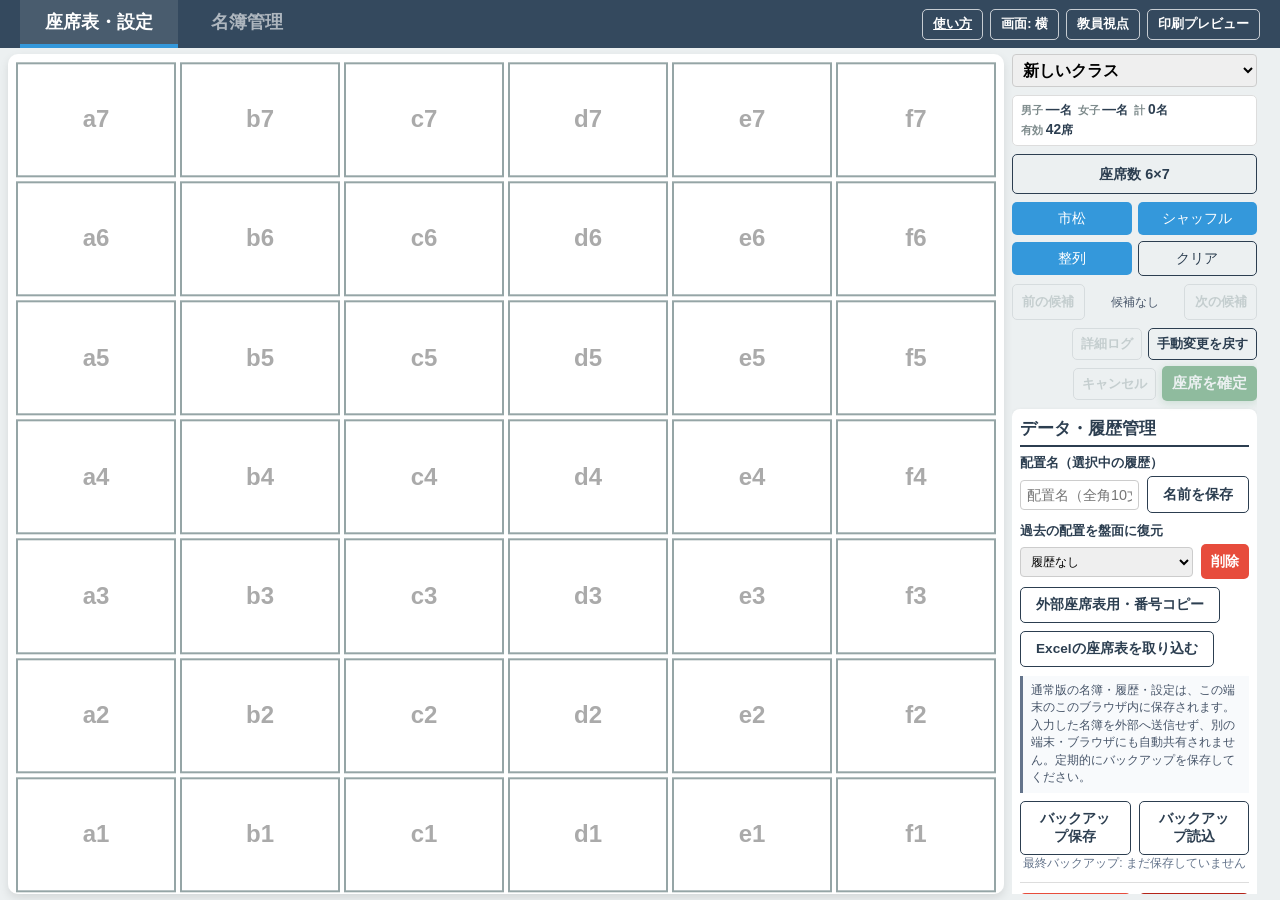
<file: prototype/index.html>
<!DOCTYPE html>
<html lang="ja">
<head>
<meta charset="utf-8">
<meta name="viewport" content="width=device-width, initial-scale=1">
<title>SekiGae</title>
<script>location.replace('../index.html' + location.search + location.hash);</script>
</head>
<body><p><a href="../index.html">SekiGaeを開く</a></p></body>
</html>
</file>
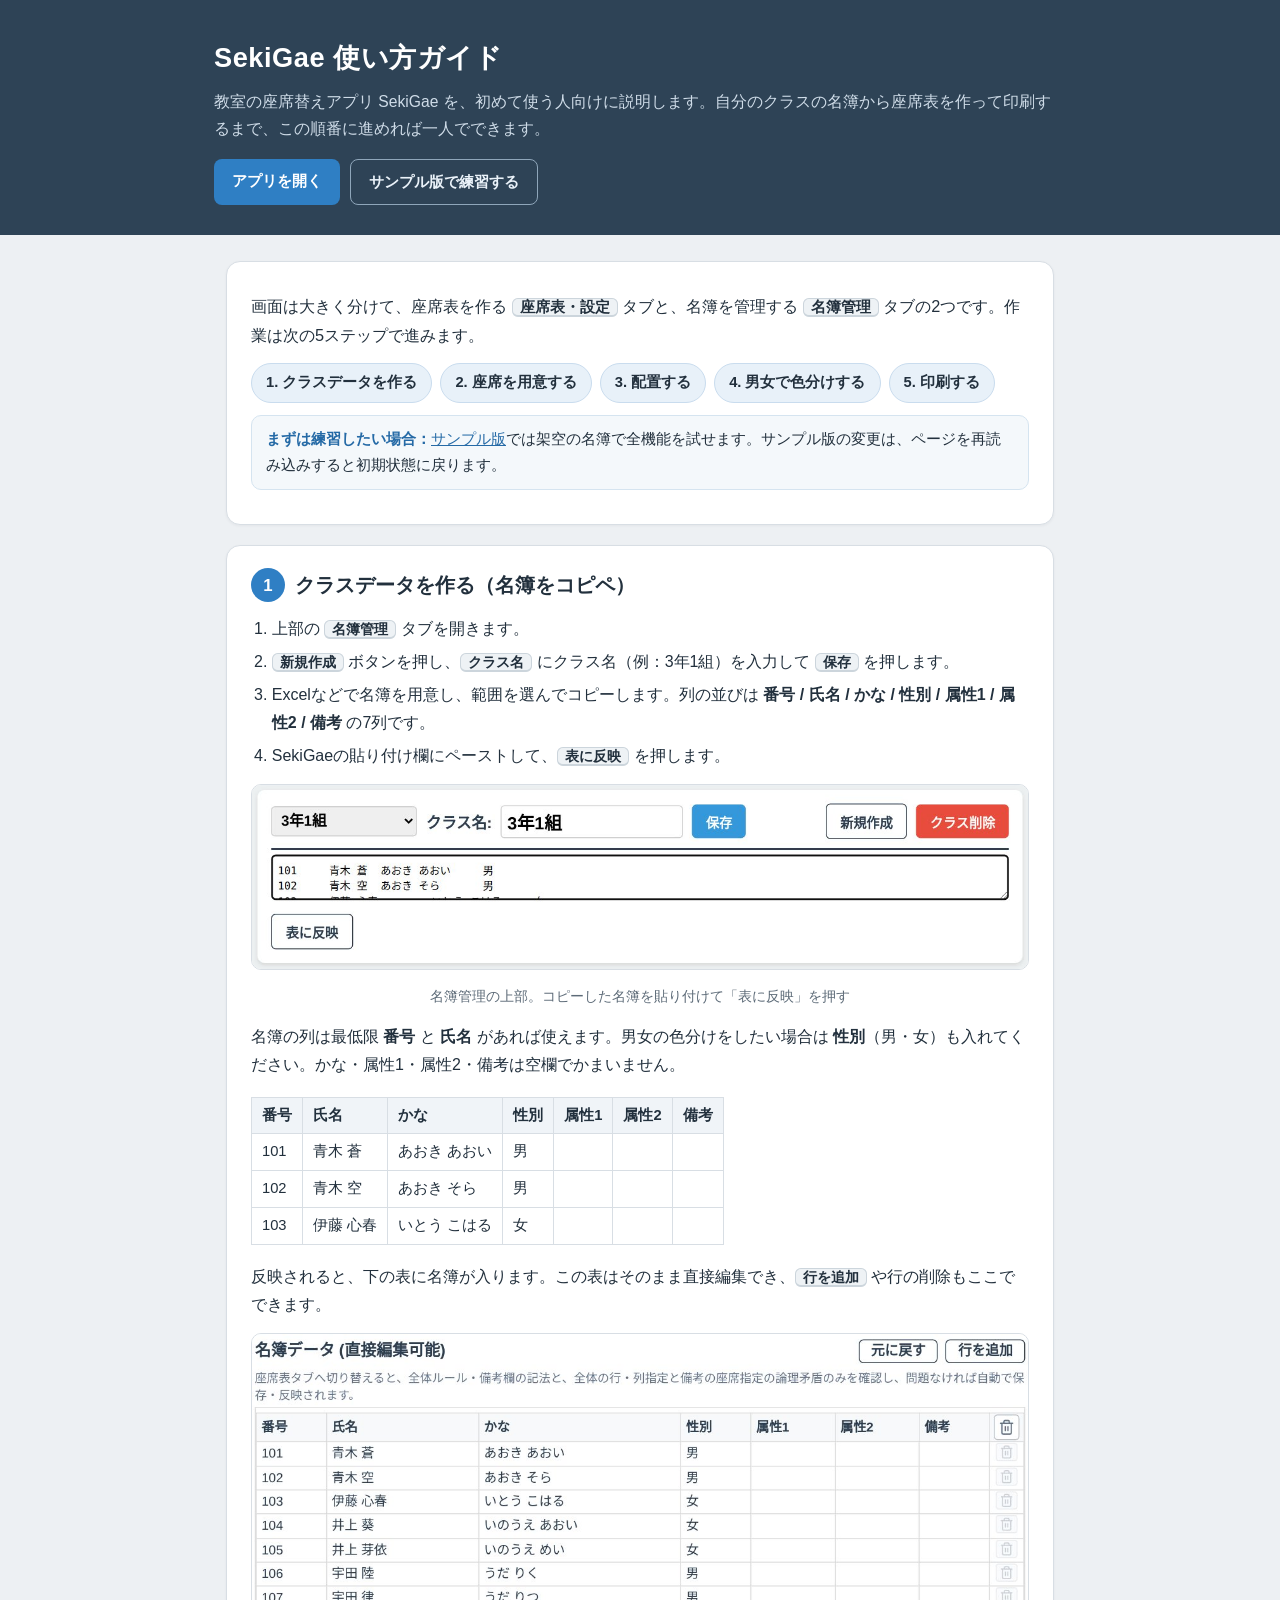
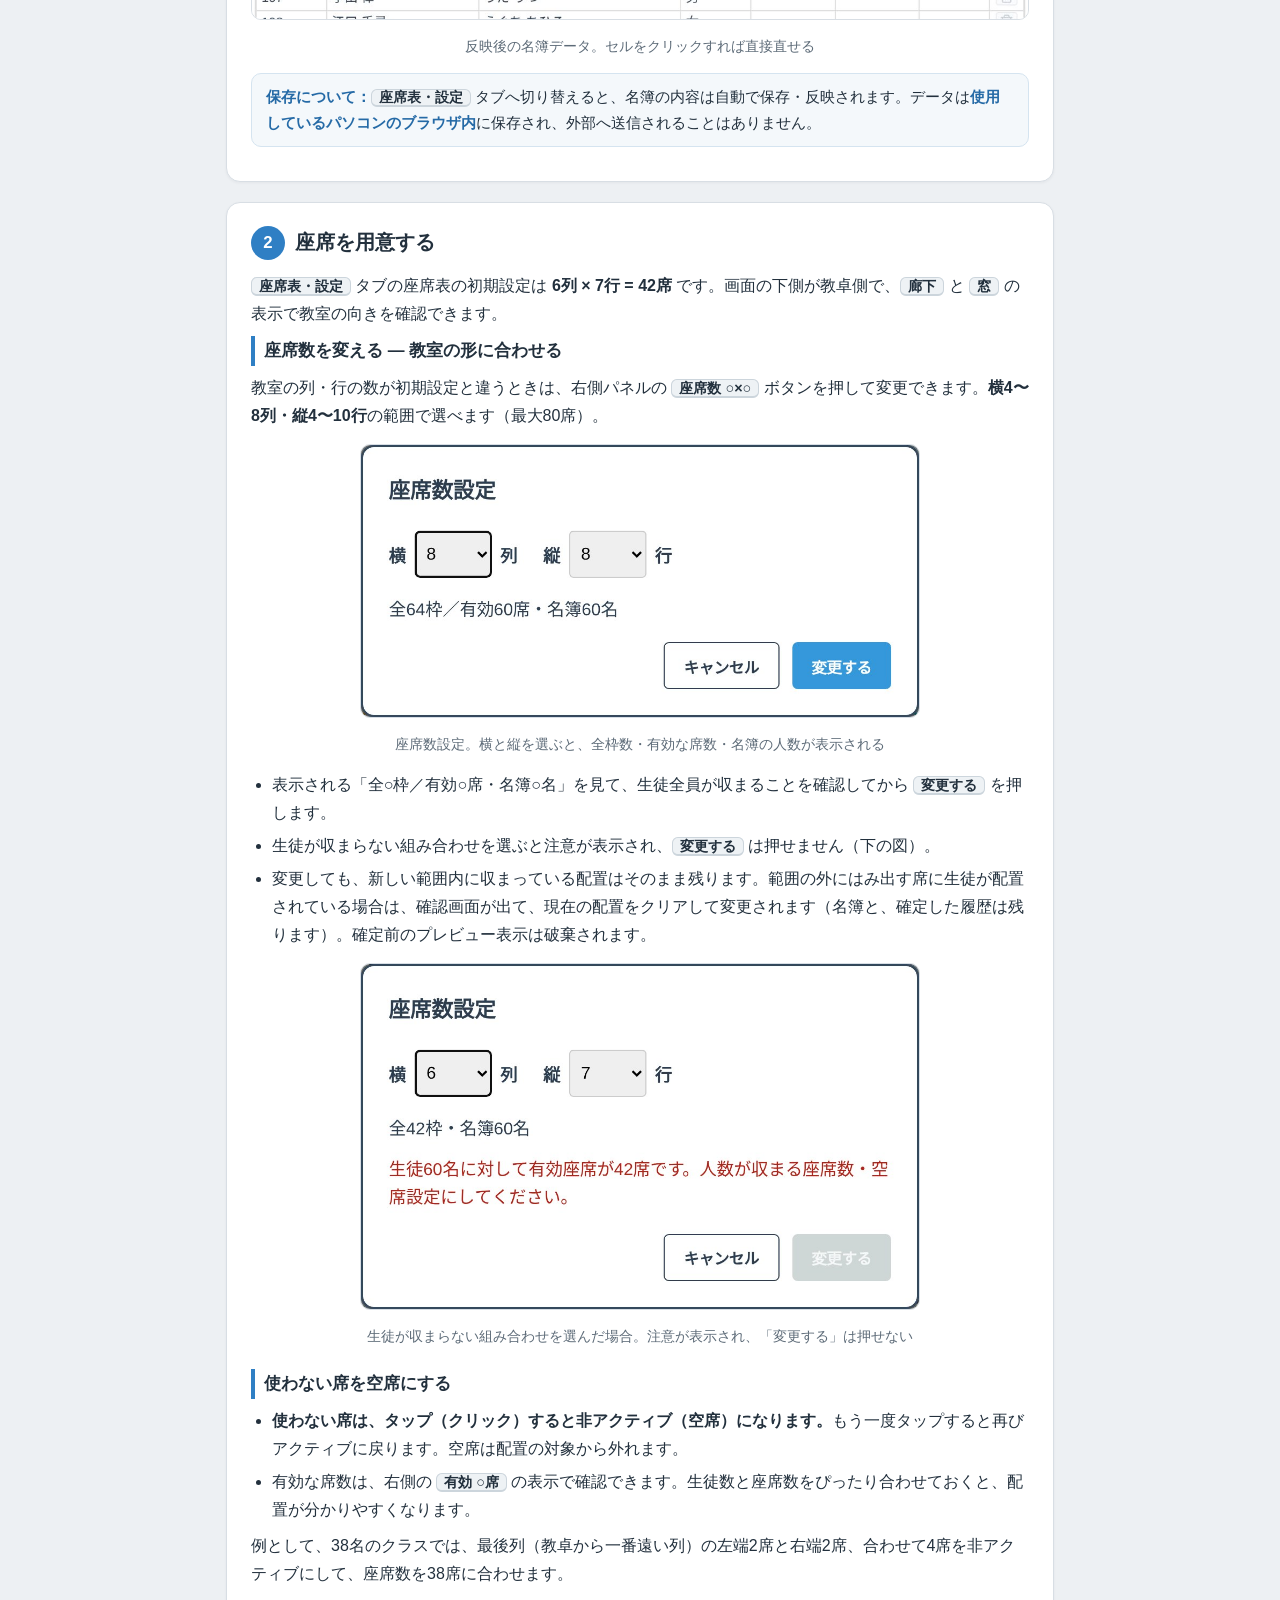
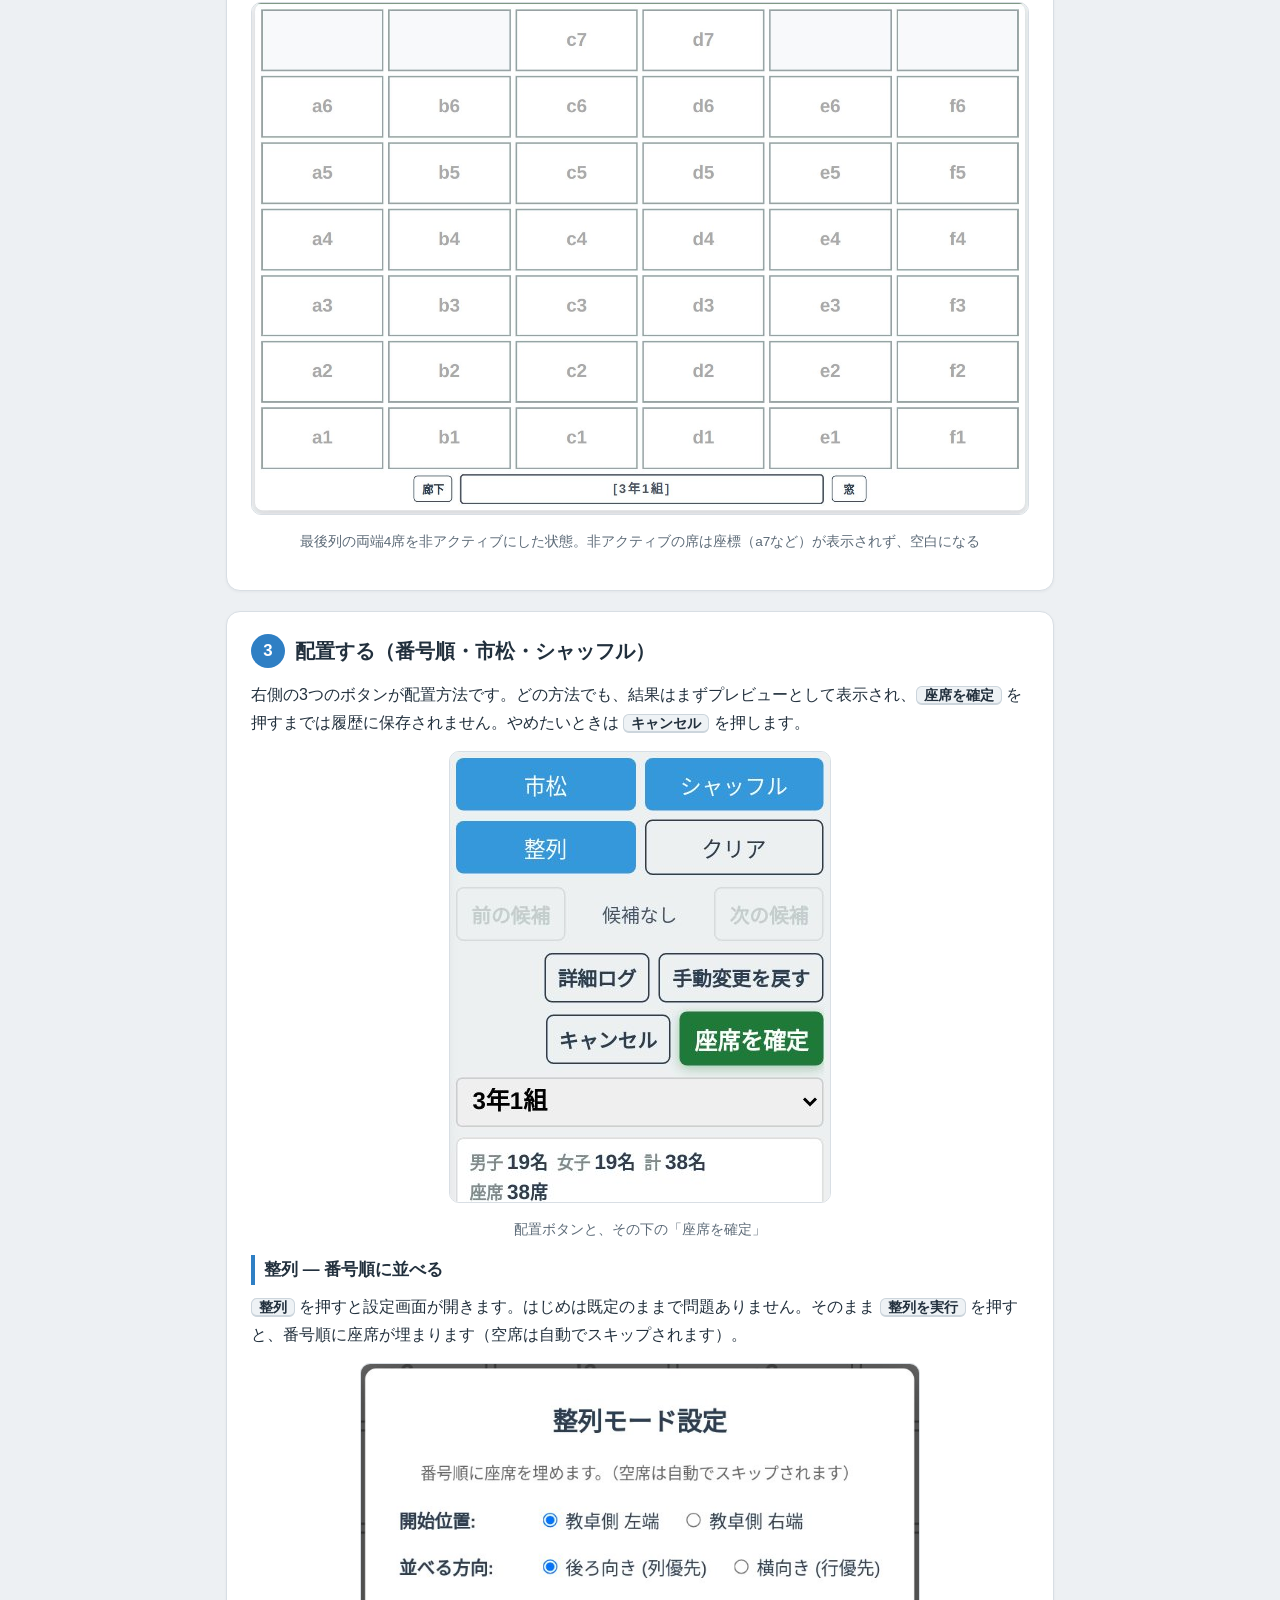
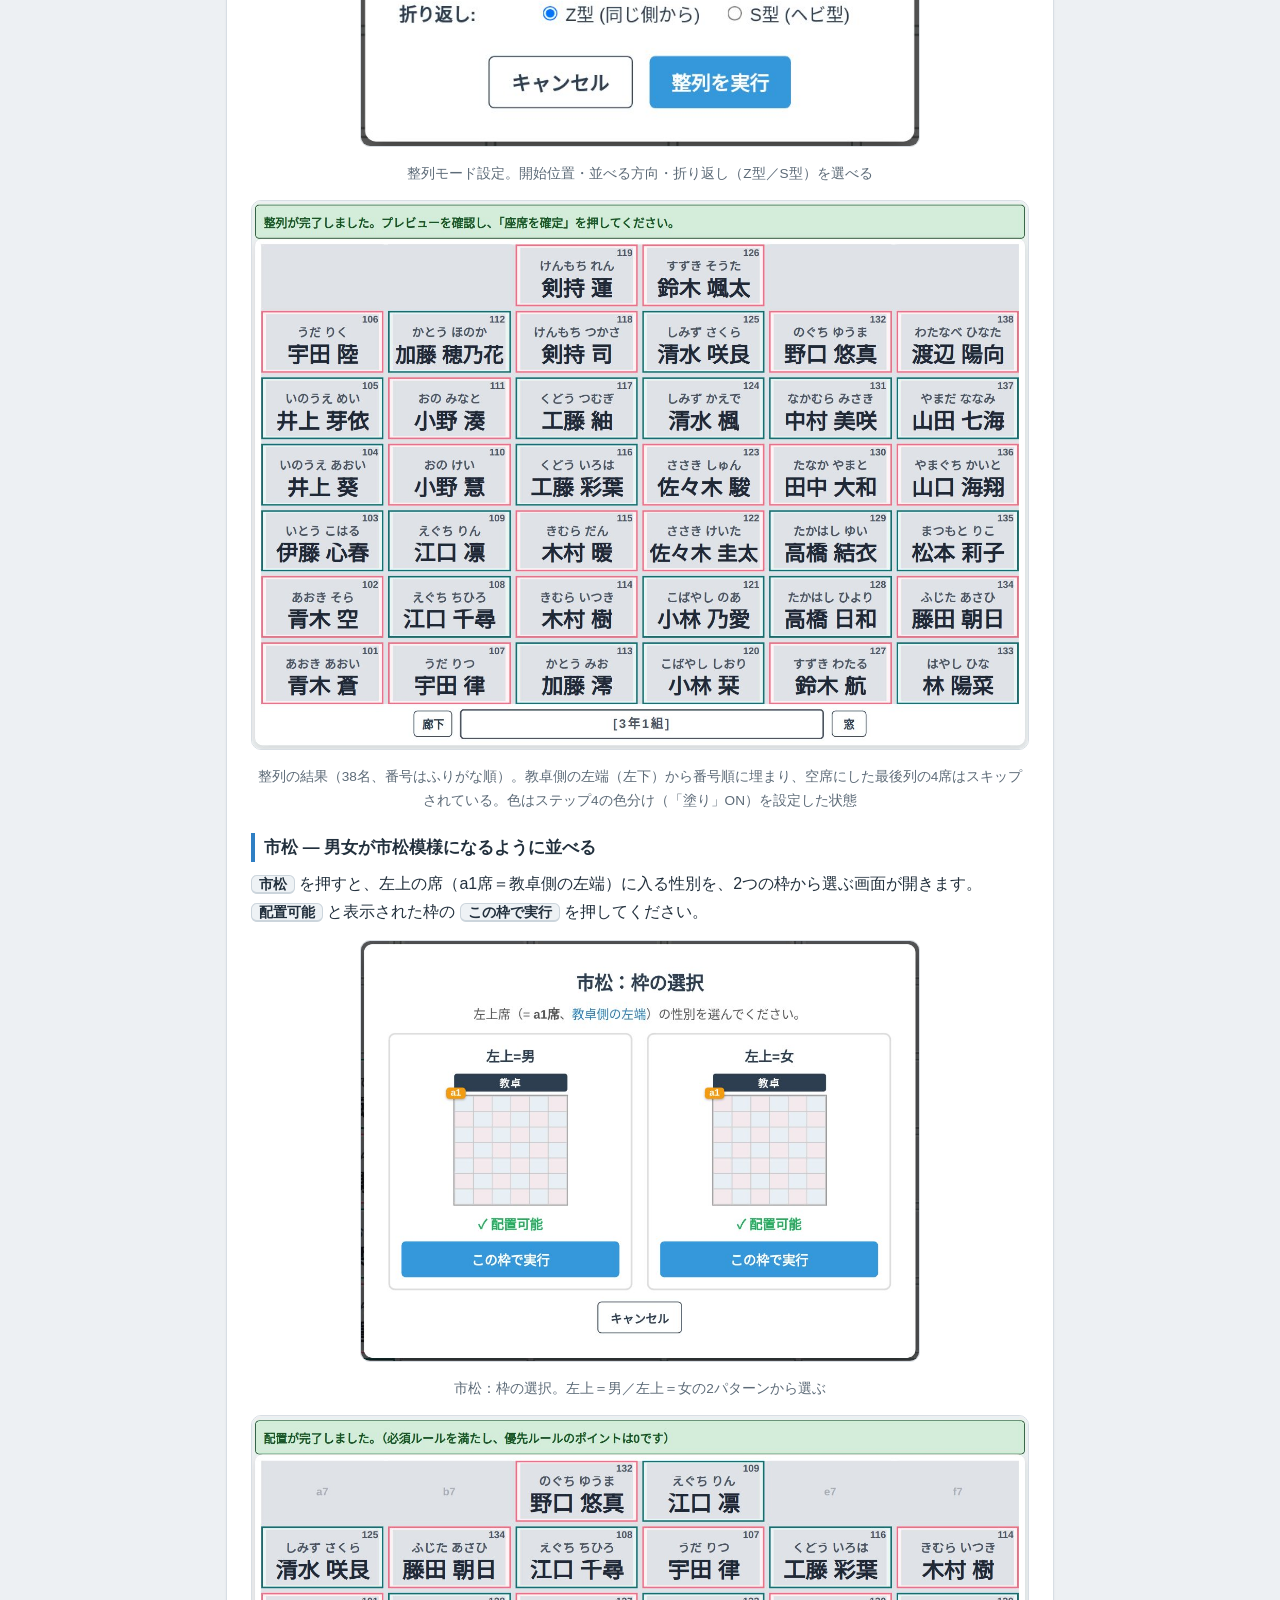
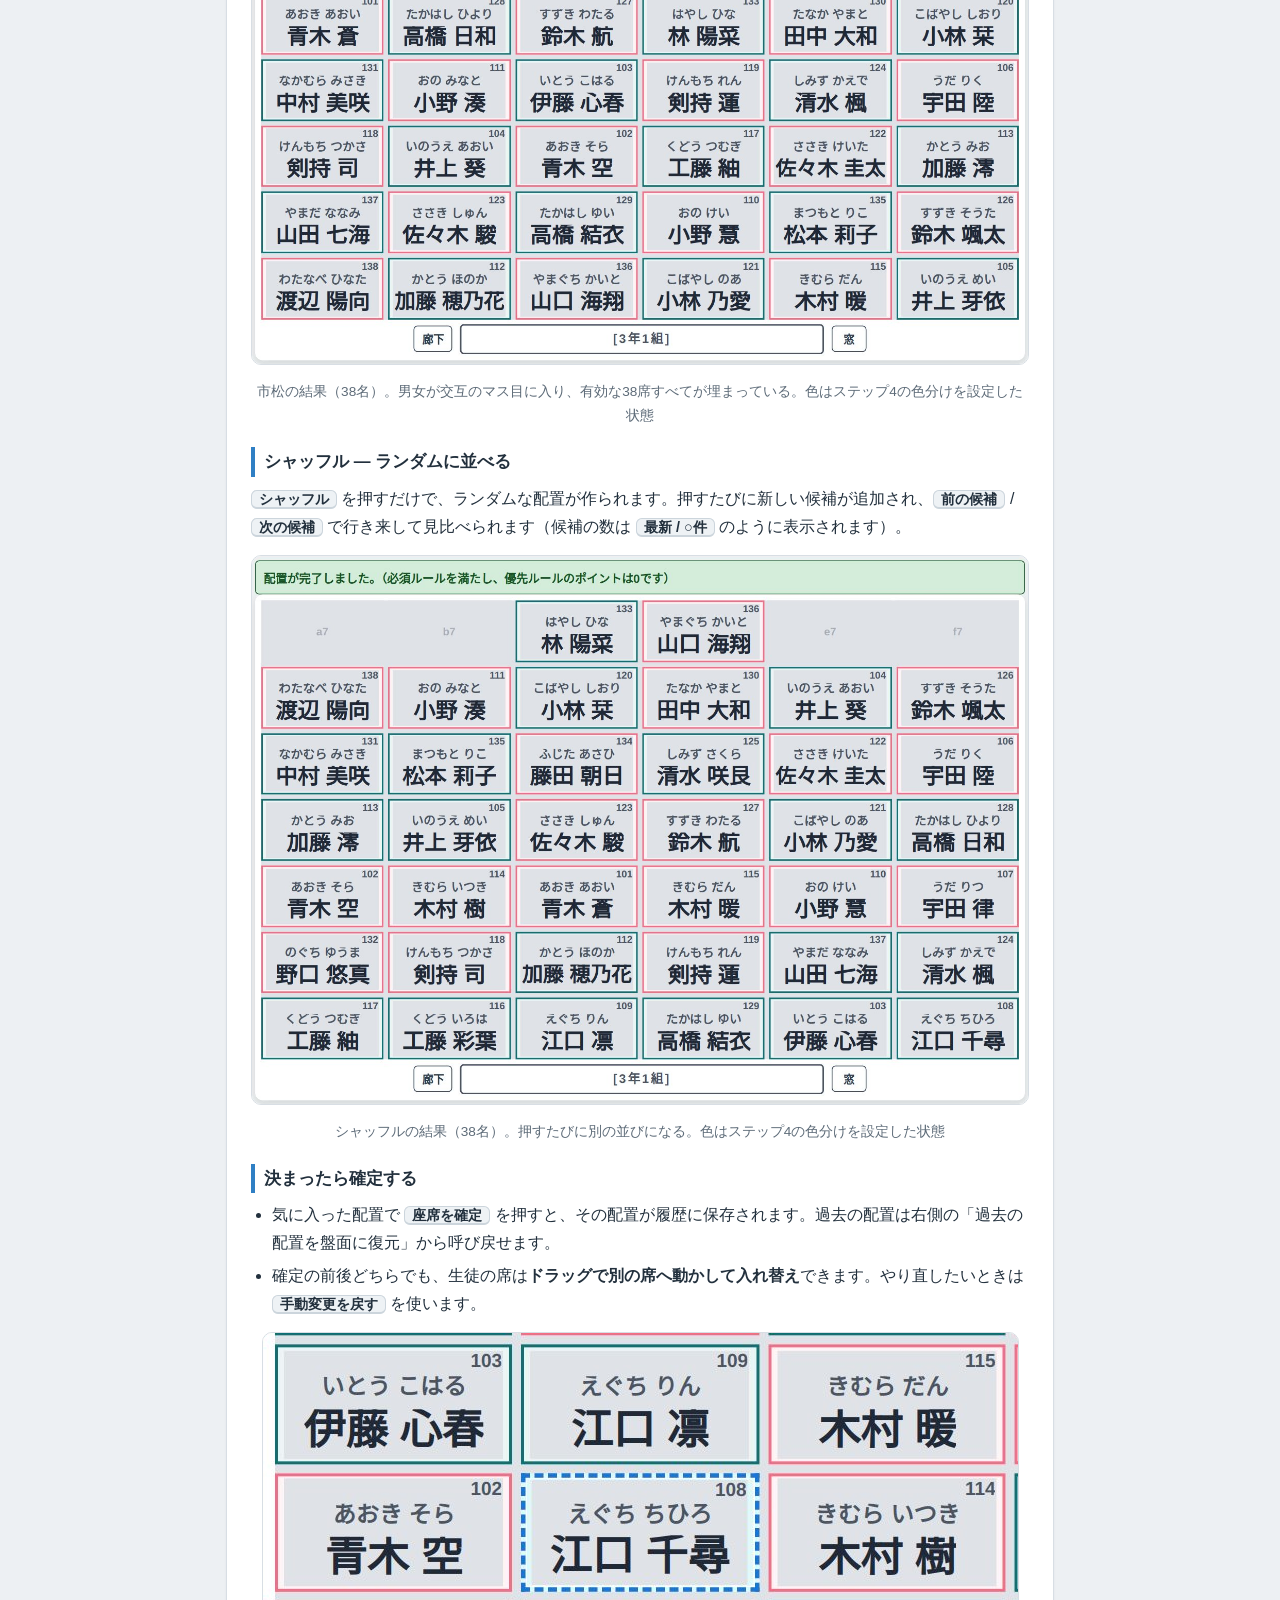
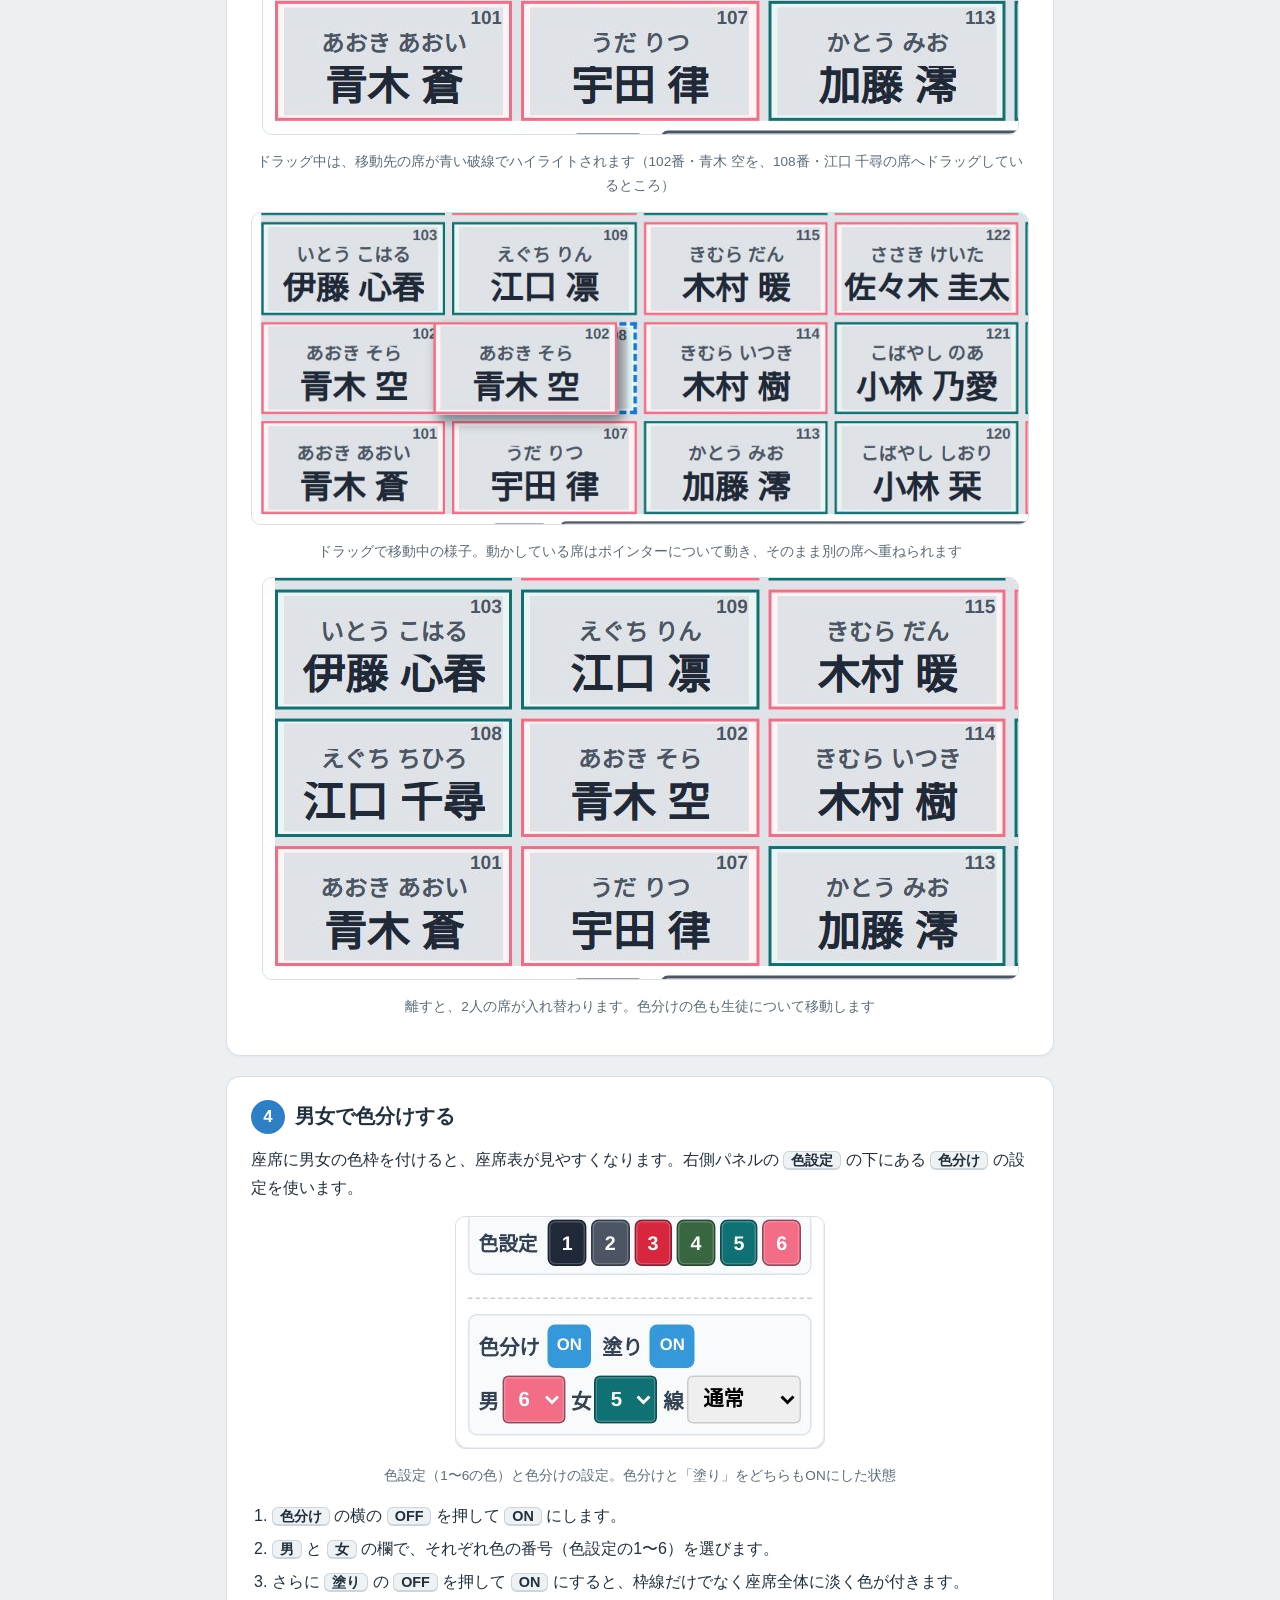
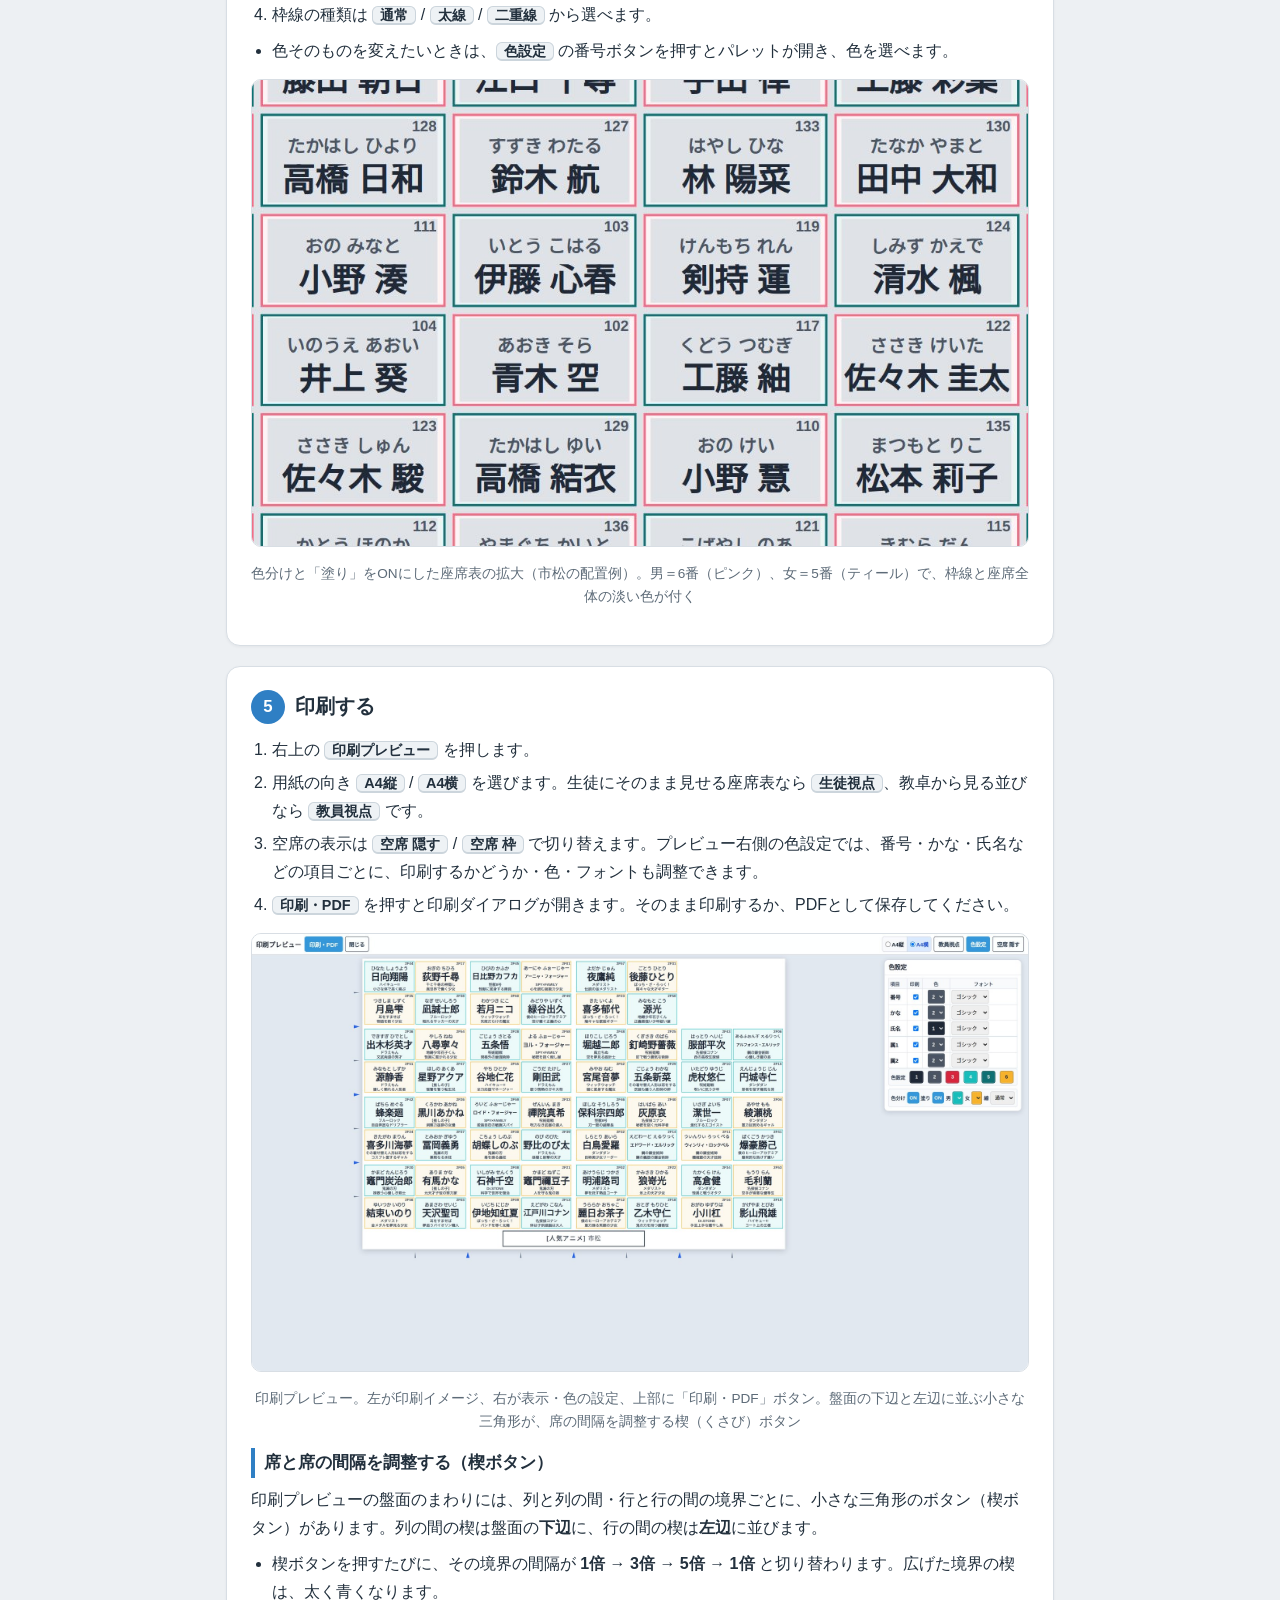
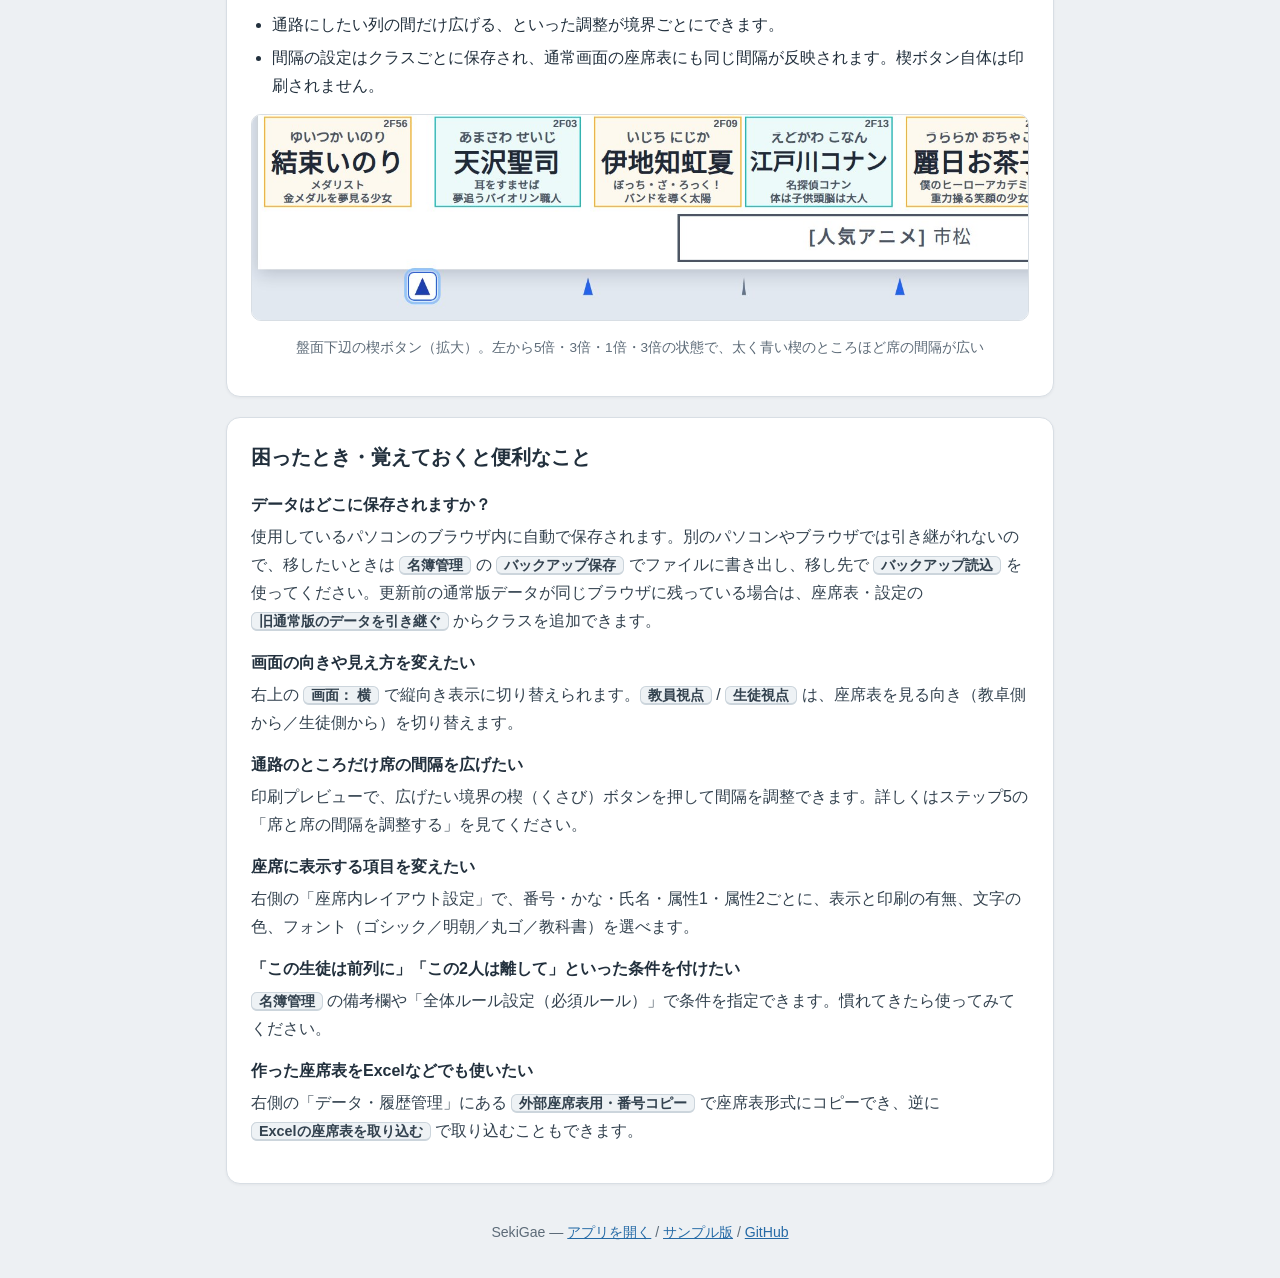
<file: guide.html>
<!DOCTYPE html>
<html lang="ja">
<head>
<meta charset="UTF-8">
<meta name="viewport" content="width=device-width, initial-scale=1.0">
<title>SekiGae 使い方ガイド | 初めての座席替え</title>
<meta name="description" content="教室の座席替えアプリSekiGaeの使い方ガイド。名簿のコピペから、番号順・市松・シャッフルの配置、男女の色分け、印刷までを順番に説明します。">
<style>
  :root{
    --ink:#22303d; --muted:#5d6b78; --line:#d8dee4;
    --bg:#edf0f3; --card:#ffffff;
    --navy:#2e4356; --accent:#2f7fc4; --accent-dark:#256aa6;
    --chip:#e8f1f9; --ok:#1d7a3f;
  }
  *{box-sizing:border-box;}
  body{margin:0;background:var(--bg);color:var(--ink);
    font-family:"Hiragino Kaku Gothic ProN","Hiragino Sans","Yu Gothic UI","Yu Gothic",Meiryo,sans-serif;
    line-height:1.75;font-size:16px;}
  a{color:var(--accent-dark);}
  header{background:var(--navy);color:#fff;padding:34px 20px 30px;}
  .wrap{max-width:860px;margin:0 auto;padding:0 16px;}
  header .wrap{padding:0 4px;}
  h1{margin:0 0 6px;font-size:1.7rem;letter-spacing:.02em;}
  header p{margin:0;color:#cfdce8;font-size:.98rem;}
  .head-actions{margin-top:16px;display:flex;gap:10px;flex-wrap:wrap;}
  .btn{display:inline-block;padding:9px 18px;border-radius:8px;text-decoration:none;font-weight:700;font-size:.95rem;}
  .btn-primary{background:var(--accent);color:#fff;}
  .btn-primary:hover{background:var(--accent-dark);}
  .btn-ghost{border:1px solid #8fa6ba;color:#eaf2f9;}
  main{padding:26px 0 10px;}
  .card{background:var(--card);border:1px solid var(--line);border-radius:14px;
    padding:22px 24px;margin:0 0 20px;box-shadow:0 1px 3px rgba(34,48,61,.05);}
  .card h2{margin:0 0 12px;font-size:1.25rem;display:flex;align-items:center;gap:10px;}
  .step-no{background:var(--accent);color:#fff;border-radius:999px;min-width:34px;height:34px;
    display:inline-flex;align-items:center;justify-content:center;font-size:1.05rem;flex:none;}
  .card h3{margin:20px 0 8px;font-size:1.05rem;border-left:4px solid var(--accent);padding-left:9px;}
  .card h3:first-of-type{margin-top:6px;}
  p{margin:8px 0;}
  ol,ul{margin:8px 0 8px 1.3em;padding:0;}
  li{margin:5px 0;}
  .lead{font-size:1.02rem;}
  .flow{display:flex;flex-wrap:wrap;gap:8px;margin:14px 0 2px;padding:0;list-style:none;}
  .flow li{margin:0;}
  .flow a{display:inline-block;background:var(--chip);border:1px solid #c9dcee;color:var(--ink);
    border-radius:999px;padding:6px 14px;text-decoration:none;font-size:.92rem;font-weight:700;}
  .flow a:hover{background:#d9e9f7;}
  figure{margin:14px 0;text-align:center;}
  figure img{max-width:100%;height:auto;border:1px solid var(--line);border-radius:10px;background:#fff;}
  figure.small img{max-width:400px;}
  figure.mid img{max-width:560px;}
  figcaption{font-size:.85rem;color:var(--muted);margin-top:6px;}
  .note{background:#f4f8fb;border:1px solid #d5e4f0;border-radius:10px;padding:10px 14px;margin:12px 0;font-size:.94rem;}
  .note strong{color:var(--accent-dark);}
  table.sample{border-collapse:collapse;margin:10px 0;font-size:.92rem;background:#fff;}
  table.sample th,table.sample td{border:1px solid var(--line);padding:5px 10px;text-align:left;white-space:nowrap;}
  table.sample th{background:#f0f4f8;}
  .tbl-scroll{overflow-x:auto;}
  kbd, .ui{background:#eef2f5;border:1px solid #ccd5dc;border-bottom-width:2px;border-radius:6px;
    padding:0 7px;font-weight:700;font-size:.9em;white-space:nowrap;}
  .faq dt{font-weight:700;margin-top:14px;}
  .faq dd{margin:4px 0 0 0;color:#33424f;}
  footer{color:var(--muted);font-size:.88rem;padding:6px 0 34px;text-align:center;}
  @media (max-width:640px){
    .card{padding:18px 16px;}
    h1{font-size:1.4rem;}
  }
</style>
</head>
<body>
<header>
  <div class="wrap">
    <h1>SekiGae 使い方ガイド</h1>
    <p>教室の座席替えアプリ SekiGae を、初めて使う人向けに説明します。自分のクラスの名簿から座席表を作って印刷するまで、この順番に進めれば一人でできます。</p>
    <div class="head-actions">
      <a class="btn btn-primary" href="./index.html">アプリを開く</a>
      <a class="btn btn-ghost" href="./sample.html">サンプル版で練習する</a>
    </div>
  </div>
</header>
<main>
  <div class="wrap">

    <section class="card">
      <p class="lead">画面は大きく分けて、座席表を作る <span class="ui">座席表・設定</span> タブと、名簿を管理する <span class="ui">名簿管理</span> タブの2つです。作業は次の5ステップで進みます。</p>
      <ol class="flow">
        <li><a href="#step1">1. クラスデータを作る</a></li>
        <li><a href="#step2">2. 座席を用意する</a></li>
        <li><a href="#step3">3. 配置する</a></li>
        <li><a href="#step4">4. 男女で色分けする</a></li>
        <li><a href="#step5">5. 印刷する</a></li>
      </ol>
      <div class="note">
        <strong>まずは練習したい場合：</strong><a href="./sample.html">サンプル版</a>では架空の名簿で全機能を試せます。サンプル版の変更は、ページを再読み込みすると初期状態に戻ります。
      </div>
    </section>

    <section class="card" id="step1">
      <h2><span class="step-no">1</span>クラスデータを作る（名簿をコピペ）</h2>
      <ol>
        <li>上部の <span class="ui">名簿管理</span> タブを開きます。</li>
        <li><span class="ui">新規作成</span> ボタンを押し、<span class="ui">クラス名</span> にクラス名（例：3年1組）を入力して <span class="ui">保存</span> を押します。</li>
        <li>Excelなどで名簿を用意し、範囲を選んでコピーします。列の並びは <strong>番号 / 氏名 / かな / 性別 / 属性1 / 属性2 / 備考</strong> の7列です。</li>
        <li>SekiGaeの貼り付け欄にペーストして、<span class="ui">表に反映</span> を押します。</li>
      </ol>
      <figure>
        <img src="guide-img/paste.jpg" alt="名簿管理の貼り付け欄と「表に反映」ボタン" loading="lazy">
        <figcaption>名簿管理の上部。コピーした名簿を貼り付けて「表に反映」を押す</figcaption>
      </figure>
      <p>名簿の列は最低限 <strong>番号</strong> と <strong>氏名</strong> があれば使えます。男女の色分けをしたい場合は <strong>性別</strong>（男・女）も入れてください。かな・属性1・属性2・備考は空欄でかまいません。</p>
      <div class="tbl-scroll">
        <table class="sample">
          <tr><th>番号</th><th>氏名</th><th>かな</th><th>性別</th><th>属性1</th><th>属性2</th><th>備考</th></tr>
          <tr><td>101</td><td>青木 蒼</td><td>あおき あおい</td><td>男</td><td></td><td></td><td></td></tr>
          <tr><td>102</td><td>青木 空</td><td>あおき そら</td><td>男</td><td></td><td></td><td></td></tr>
          <tr><td>103</td><td>伊藤 心春</td><td>いとう こはる</td><td>女</td><td></td><td></td><td></td></tr>
        </table>
      </div>
      <p>反映されると、下の表に名簿が入ります。この表はそのまま直接編集でき、<span class="ui">行を追加</span> や行の削除もここでできます。</p>
      <figure>
        <img src="guide-img/roster.jpg" alt="反映された名簿データの表" loading="lazy">
        <figcaption>反映後の名簿データ。セルをクリックすれば直接直せる</figcaption>
      </figure>
      <div class="note">
        <strong>保存について：</strong><span class="ui">座席表・設定</span> タブへ切り替えると、名簿の内容は自動で保存・反映されます。データは<strong>使用しているパソコンのブラウザ内</strong>に保存され、外部へ送信されることはありません。
      </div>
    </section>

    <section class="card" id="step2">
      <h2><span class="step-no">2</span>座席を用意する</h2>
      <p><span class="ui">座席表・設定</span> タブの座席表の初期設定は <strong>6列 × 7行 = 42席</strong> です。画面の下側が教卓側で、<span class="ui">廊下</span> と <span class="ui">窓</span> の表示で教室の向きを確認できます。</p>

      <h3>座席数を変える ― 教室の形に合わせる</h3>
      <p>教室の列・行の数が初期設定と違うときは、右側パネルの <span class="ui">座席数 ○×○</span> ボタンを押して変更できます。<strong>横4〜8列・縦4〜10行</strong>の範囲で選べます（最大80席）。</p>
      <figure class="mid">
        <img src="guide-img/seat-size-dialog.jpg" alt="座席数設定ダイアログ。横8列・縦8行が選ばれ、全64枠／有効60席・名簿60名と表示されている" loading="lazy">
        <figcaption>座席数設定。横と縦を選ぶと、全枠数・有効な席数・名簿の人数が表示される</figcaption>
      </figure>
      <ul>
        <li>表示される「全○枠／有効○席・名簿○名」を見て、生徒全員が収まることを確認してから <span class="ui">変更する</span> を押します。</li>
        <li>生徒が収まらない組み合わせを選ぶと注意が表示され、<span class="ui">変更する</span> は押せません（下の図）。</li>
        <li>変更しても、新しい範囲内に収まっている配置はそのまま残ります。範囲の外にはみ出す席に生徒が配置されている場合は、確認画面が出て、現在の配置をクリアして変更されます（名簿と、確定した履歴は残ります）。確定前のプレビュー表示は破棄されます。</li>
      </ul>
      <figure class="mid">
        <img src="guide-img/seat-size-error.jpg" alt="生徒60名に対して有効座席が42席ですという注意が表示され、「変更する」が押せなくなった座席数設定ダイアログ" loading="lazy">
        <figcaption>生徒が収まらない組み合わせを選んだ場合。注意が表示され、「変更する」は押せない</figcaption>
      </figure>

      <h3>使わない席を空席にする</h3>
      <ul>
        <li><strong>使わない席は、タップ（クリック）すると非アクティブ（空席）になります。</strong>もう一度タップすると再びアクティブに戻ります。空席は配置の対象から外れます。</li>
        <li>有効な席数は、右側の <span class="ui">有効 ○席</span> の表示で確認できます。生徒数と座席数をぴったり合わせておくと、配置が分かりやすくなります。</li>
      </ul>
      <p>例として、38名のクラスでは、最後列（教卓から一番遠い列）の左端2席と右端2席、合わせて4席を非アクティブにして、座席数を38席に合わせます。</p>
      <figure>
        <img src="guide-img/seats.jpg" alt="最後列の両端4席を非アクティブにした座席表" loading="lazy">
        <figcaption>最後列の両端4席を非アクティブにした状態。非アクティブの席は座標（a7など）が表示されず、空白になる</figcaption>
      </figure>
    </section>

    <section class="card" id="step3">
      <h2><span class="step-no">3</span>配置する（番号順・市松・シャッフル）</h2>
      <p>右側の3つのボタンが配置方法です。どの方法でも、結果はまずプレビューとして表示され、<span class="ui">座席を確定</span> を押すまでは履歴に保存されません。やめたいときは <span class="ui">キャンセル</span> を押します。</p>
      <figure class="small">
        <img src="guide-img/arrange-buttons.jpg" alt="配置ボタン（市松・シャッフル・整列）と「座席を確定」" loading="lazy">
        <figcaption>配置ボタンと、その下の「座席を確定」</figcaption>
      </figure>

      <h3>整列 ― 番号順に並べる</h3>
      <p><span class="ui">整列</span> を押すと設定画面が開きます。はじめは既定のままで問題ありません。そのまま <span class="ui">整列を実行</span> を押すと、番号順に座席が埋まります（空席は自動でスキップされます）。</p>
      <figure class="mid">
        <img src="guide-img/seiretsu-dialog.jpg" alt="整列モード設定の画面" loading="lazy">
        <figcaption>整列モード設定。開始位置・並べる方向・折り返し（Z型／S型）を選べる</figcaption>
      </figure>
      <figure>
        <img src="guide-img/seiretsu-result.jpg" alt="整列で番号順に配置された座席表" loading="lazy">
        <figcaption>整列の結果（38名、番号はふりがな順）。教卓側の左端（左下）から番号順に埋まり、空席にした最後列の4席はスキップされている。色はステップ4の色分け（「塗り」ON）を設定した状態</figcaption>
      </figure>

      <h3>市松 ― 男女が市松模様になるように並べる</h3>
      <p><span class="ui">市松</span> を押すと、左上の席（a1席＝教卓側の左端）に入る性別を、2つの枠から選ぶ画面が開きます。<span class="ui">配置可能</span> と表示された枠の <span class="ui">この枠で実行</span> を押してください。</p>
      <figure class="mid">
        <img src="guide-img/ichimatsu-dialog.jpg" alt="市松の枠の選択画面" loading="lazy">
        <figcaption>市松：枠の選択。左上＝男／左上＝女の2パターンから選ぶ</figcaption>
      </figure>
      <figure>
        <img src="guide-img/ichimatsu-result.jpg" alt="市松で配置された座席表" loading="lazy">
        <figcaption>市松の結果（38名）。男女が交互のマス目に入り、有効な38席すべてが埋まっている。色はステップ4の色分けを設定した状態</figcaption>
      </figure>

      <h3>シャッフル ― ランダムに並べる</h3>
      <p><span class="ui">シャッフル</span> を押すだけで、ランダムな配置が作られます。押すたびに新しい候補が追加され、<span class="ui">前の候補</span> / <span class="ui">次の候補</span> で行き来して見比べられます（候補の数は <span class="ui">最新 / ○件</span> のように表示されます）。</p>
      <figure>
        <img src="guide-img/shuffle-result.jpg" alt="シャッフルで配置された座席表" loading="lazy">
        <figcaption>シャッフルの結果（38名）。押すたびに別の並びになる。色はステップ4の色分けを設定した状態</figcaption>
      </figure>

      <h3>決まったら確定する</h3>
      <ul>
        <li>気に入った配置で <span class="ui">座席を確定</span> を押すと、その配置が履歴に保存されます。過去の配置は右側の「過去の配置を盤面に復元」から呼び戻せます。</li>
        <li>確定の前後どちらでも、生徒の席は<strong>ドラッグで別の席へ動かして入れ替え</strong>できます。やり直したいときは <span class="ui">手動変更を戻す</span> を使います。</li>
      </ul>
      <figure>
        <img src="guide-img/drag-swap.jpg" alt="102番の席をドラッグして108番の席に重ねたところ。移動先の席が青い破線でハイライトされている" loading="lazy">
        <figcaption>ドラッグ中は、移動先の席が青い破線でハイライトされます（102番・青木 空を、108番・江口 千尋の席へドラッグしているところ）</figcaption>
      </figure>
      <figure>
        <img src="guide-img/drag-moving.jpg" alt="102番の席をドラッグで移動しているところ。動かしている席がポインターについて動き、移動先の108番の席が青い破線でハイライトされている" loading="lazy">
        <figcaption>ドラッグで移動中の様子。動かしている席はポインターについて動き、そのまま別の席へ重ねられます</figcaption>
      </figure>
      <figure>
        <img src="guide-img/drag-swapped.jpg" alt="ドラッグを離したあと。102番と108番の席が入れ替わっている" loading="lazy">
        <figcaption>離すと、2人の席が入れ替わります。色分けの色も生徒について移動します</figcaption>
      </figure>
    </section>

    <section class="card" id="step4">
      <h2><span class="step-no">4</span>男女で色分けする</h2>
      <p>座席に男女の色枠を付けると、座席表が見やすくなります。右側パネルの <span class="ui">色設定</span> の下にある <span class="ui">色分け</span> の設定を使います。</p>
      <figure class="small">
        <img src="guide-img/color-settings.jpg" alt="色設定と色分けの設定" loading="lazy">
        <figcaption>色設定（1〜6の色）と色分けの設定。色分けと「塗り」をどちらもONにした状態</figcaption>
      </figure>
      <ol>
        <li><span class="ui">色分け</span> の横の <span class="ui">OFF</span> を押して <span class="ui">ON</span> にします。</li>
        <li><span class="ui">男</span> と <span class="ui">女</span> の欄で、それぞれ色の番号（色設定の1〜6）を選びます。</li>
        <li>さらに <span class="ui">塗り</span> の <span class="ui">OFF</span> を押して <span class="ui">ON</span> にすると、枠線だけでなく座席全体に淡く色が付きます。</li>
        <li>枠線の種類は <span class="ui">通常</span> / <span class="ui">太線</span> / <span class="ui">二重線</span> から選べます。</li>
      </ol>
      <ul>
        <li>色そのものを変えたいときは、<span class="ui">色設定</span> の番号ボタンを押すとパレットが開き、色を選べます。</li>
      </ul>
      <figure>
        <img src="guide-img/colored-result.jpg" alt="色分けと「塗り」をONにした座席表の拡大" loading="lazy">
        <figcaption>色分けと「塗り」をONにした座席表の拡大（市松の配置例）。男＝6番（ピンク）、女＝5番（ティール）で、枠線と座席全体の淡い色が付く</figcaption>
      </figure>
    </section>

    <section class="card" id="step5">
      <h2><span class="step-no">5</span>印刷する</h2>
      <ol>
        <li>右上の <span class="ui">印刷プレビュー</span> を押します。</li>
        <li>用紙の向き <span class="ui">A4縦</span> / <span class="ui">A4横</span> を選びます。生徒にそのまま見せる座席表なら <span class="ui">生徒視点</span>、教卓から見る並びなら <span class="ui">教員視点</span> です。</li>
        <li>空席の表示は <span class="ui">空席 隠す</span> / <span class="ui">空席 枠</span> で切り替えます。プレビュー右側の色設定では、番号・かな・氏名などの項目ごとに、印刷するかどうか・色・フォントも調整できます。</li>
        <li><span class="ui">印刷・PDF</span> を押すと印刷ダイアログが開きます。そのまま印刷するか、PDFとして保存してください。</li>
      </ol>
      <figure>
        <img src="guide-img/print-preview.jpg" alt="印刷プレビューの画面" loading="lazy">
        <figcaption>印刷プレビュー。左が印刷イメージ、右が表示・色の設定、上部に「印刷・PDF」ボタン。盤面の下辺と左辺に並ぶ小さな三角形が、席の間隔を調整する楔（くさび）ボタン</figcaption>
      </figure>

      <h3>席と席の間隔を調整する（楔ボタン）</h3>
      <p>印刷プレビューの盤面のまわりには、列と列の間・行と行の間の境界ごとに、小さな三角形のボタン（楔ボタン）があります。列の間の楔は盤面の<strong>下辺</strong>に、行の間の楔は<strong>左辺</strong>に並びます。</p>
      <ul>
        <li>楔ボタンを押すたびに、その境界の間隔が <strong>1倍 → 3倍 → 5倍 → 1倍</strong> と切り替わります。広げた境界の楔は、太く青くなります。</li>
        <li>通路にしたい列の間だけ広げる、といった調整が境界ごとにできます。</li>
        <li>間隔の設定はクラスごとに保存され、通常画面の座席表にも同じ間隔が反映されます。楔ボタン自体は印刷されません。</li>
      </ul>
      <figure>
        <img src="guide-img/print-gaps.jpg" alt="盤面下辺の楔ボタンの拡大。太く青い楔ほど間隔が広い" loading="lazy">
        <figcaption>盤面下辺の楔ボタン（拡大）。左から5倍・3倍・1倍・3倍の状態で、太く青い楔のところほど席の間隔が広い</figcaption>
      </figure>
    </section>

    <section class="card">
      <h2>困ったとき・覚えておくと便利なこと</h2>
      <dl class="faq">
        <dt>データはどこに保存されますか？</dt>
        <dd>使用しているパソコンのブラウザ内に自動で保存されます。別のパソコンやブラウザでは引き継がれないので、移したいときは <span class="ui">名簿管理</span> の <span class="ui">バックアップ保存</span> でファイルに書き出し、移し先で <span class="ui">バックアップ読込</span> を使ってください。更新前の通常版データが同じブラウザに残っている場合は、座席表・設定の <span class="ui">旧通常版のデータを引き継ぐ</span> からクラスを追加できます。</dd>
        <dt>画面の向きや見え方を変えたい</dt>
        <dd>右上の <span class="ui">画面： 横</span> で縦向き表示に切り替えられます。<span class="ui">教員視点</span> / <span class="ui">生徒視点</span> は、座席表を見る向き（教卓側から／生徒側から）を切り替えます。</dd>
        <dt>通路のところだけ席の間隔を広げたい</dt>
        <dd>印刷プレビューで、広げたい境界の楔（くさび）ボタンを押して間隔を調整できます。詳しくはステップ5の「席と席の間隔を調整する」を見てください。</dd>
        <dt>座席に表示する項目を変えたい</dt>
        <dd>右側の「座席内レイアウト設定」で、番号・かな・氏名・属性1・属性2ごとに、表示と印刷の有無、文字の色、フォント（ゴシック／明朝／丸ゴ／教科書）を選べます。</dd>
        <dt>「この生徒は前列に」「この2人は離して」といった条件を付けたい</dt>
        <dd><span class="ui">名簿管理</span> の備考欄や「全体ルール設定（必須ルール）」で条件を指定できます。慣れてきたら使ってみてください。</dd>
        <dt>作った座席表をExcelなどでも使いたい</dt>
        <dd>右側の「データ・履歴管理」にある <span class="ui">外部座席表用・番号コピー</span> で座席表形式にコピーでき、逆に <span class="ui">Excelの座席表を取り込む</span> で取り込むこともできます。</dd>
      </dl>
    </section>

  </div>
</main>
<footer>
  <div class="wrap">
    SekiGae ― <a href="./index.html">アプリを開く</a> / <a href="./sample.html">サンプル版</a> / <a href="https://github.com/KoiChem/SekiGae">GitHub</a>
  </div>
</footer>
</body>
</html>
</file>
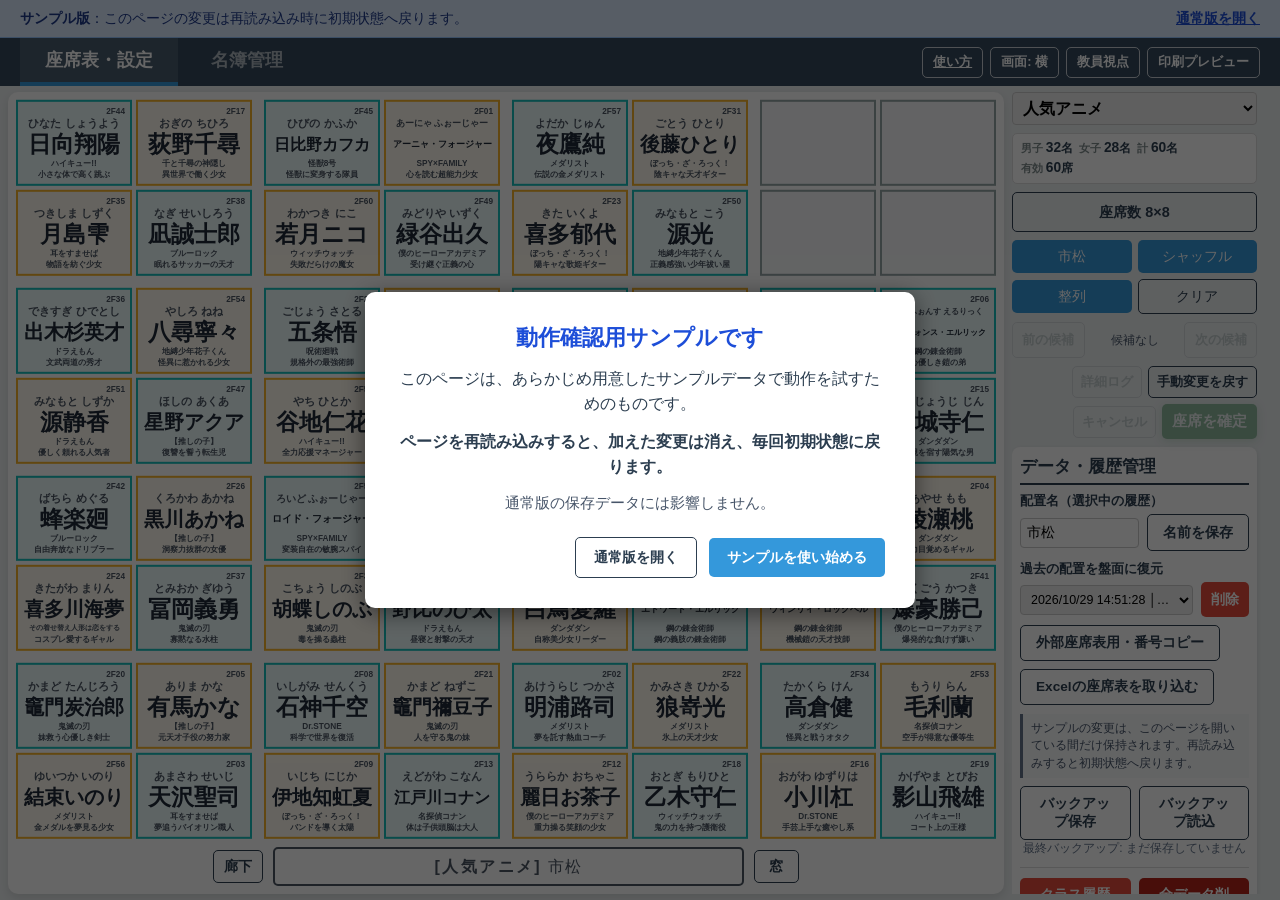
<file: sample.html>
<!DOCTYPE html>
<html lang="ja">
<head>
<meta charset="UTF-8">
<meta name="viewport" content="width=device-width, initial-scale=1.0">
<meta http-equiv="refresh" content="0; url=./index.html?sample=1">
<title>SekiGae サンプル版</title>
</head>
<body>
<p>サンプル版を開いています。<a href="./index.html?sample=1">自動的に移動しない場合はこちら</a>。</p>
<script>location.replace('./index.html?sample=1');</script>
</body>
</html>
</file>
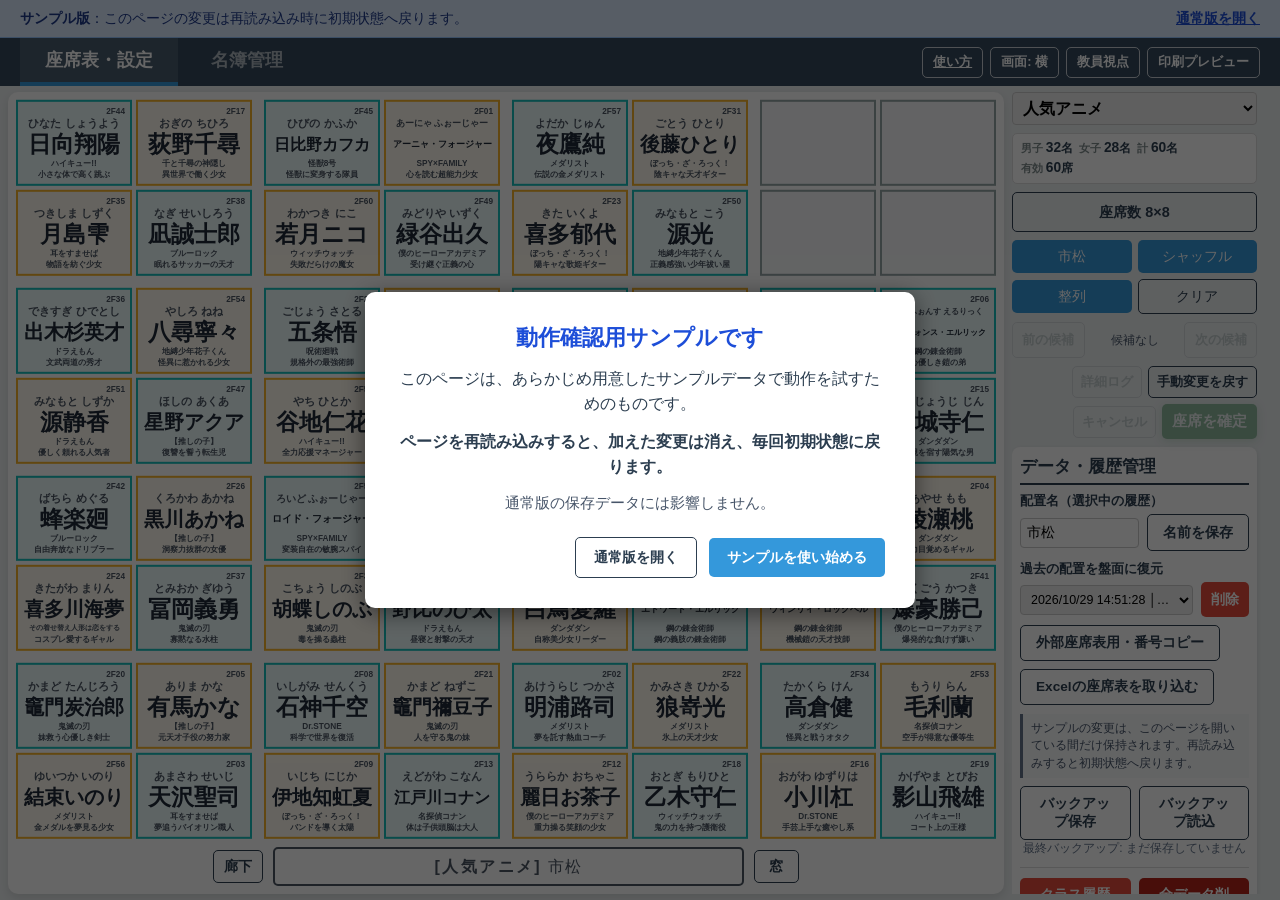
<file: prototype/sample.html>
<!DOCTYPE html>
<html lang="ja">
<head>
<meta charset="utf-8">
<meta name="viewport" content="width=device-width, initial-scale=1">
<title>SekiGae</title>
<script>location.replace('../sample.html' + location.search + location.hash);</script>
</head>
<body><p><a href="../sample.html">SekiGaeを開く</a></p></body>
</html>
</file>
<file: styles.css>
:root {
    --primary: #2c3e50; --secondary: #34495e; --accent: #3498db; --bg: #ecf0f1;
    --seat-bg: #fff; --seat-inactive: #bdc3c7; --seat-border: #95a5a6;
    --boy-bg: #e9f0f5; --girl-bg: #f4eaee; --boy-border: #526f92; --girl-border: #865e7f;
    --c1: #1f2937; --c2: #4b5563; --c3: #d7263d; --c4: #386641; --c5: #0f7173; --c6: #f26d85;
}
.font-gothic { font-family: 'BIZ UDPGothic', 'Yu Gothic UI', 'Yu Gothic', 'Meiryo', sans-serif; }
.font-mincho { font-family: 'BIZ UDMincho Medium', 'Yu Mincho', 'MS PMincho', serif; }
.font-maru { font-family: 'HG丸ｺﾞｼｯｸM-PRO', 'HGS創英角ｺﾞｼｯｸUB', 'Meiryo', sans-serif; }
.font-kyokasho { font-family: 'UD デジタル 教科書体 N-R', 'BIZ UDMincho Medium', 'Yu Mincho', serif; }

* { box-sizing: border-box; }
html { height: 100%; }
body { margin: 0; padding: 0; background-color: var(--bg); color: var(--primary); display: flex; flex-direction: column; height: 100vh; height: 100dvh; height: var(--app-viewport-height, 100dvh); overflow: hidden; }

/* --- タブUI --- */
.tab-header { display: flex; align-items: stretch; background: var(--secondary); padding: 0 20px; flex-shrink: 0; transition: opacity 0.3s; }
.tab-btn { background: transparent; color: #fff; border: none; padding: 10px 25px; font-size: 1.1em; cursor: pointer; opacity: 0.6; transition: 0.2s; font-weight: bold; border-bottom: 4px solid transparent;}
.tab-btn:hover { opacity: 1; }
.tab-btn.active { opacity: 1; border-bottom-color: var(--accent); background: rgba(255,255,255,0.1); }
.tab-utility-actions { display: flex; align-items: center; gap: 7px; margin-left: auto; padding: 4px 0; }
.tab-header .tab-utility-btn { padding: 6px 10px; font-size: 0.8em; white-space: nowrap; color: #fff; border-color: rgba(255,255,255,0.72); background: transparent; }
.tab-header .tab-utility-btn:hover { background: rgba(255,255,255,0.13); }

.tab-content { display: none; flex-grow: 1; min-height: 0; overflow-y: auto; padding: 20px; flex-direction: column; align-items: center; -webkit-overflow-scrolling: touch; }
.tab-content.active { display: flex; }

/* --- 画面レイアウト（横を既定、利用者が縦へ切替可能） --- */
body.ui-layout-landscape #tab-main.active {
    display: grid;
    width: 100%;
    max-width: 1480px;
    margin: 0 auto;
    padding: 6px 8px;
    grid-template-columns: minmax(0, 1fr) 260px;
    grid-template-areas:
        "alert settings"
        "legend settings"
        "classroom settings";
    grid-template-rows: auto auto minmax(0, 1fr);
    gap: 0 8px;
    min-height: 0;
    overflow: hidden;
    position: relative;
    align-items: stretch;
    align-content: stretch;
}
body.ui-layout-landscape #tab-main > #alert-box { grid-area: alert; margin: 0; max-width: none; }
body.ui-layout-landscape #tab-main > .action-bar {
    display: none;
}
body.ui-layout-landscape #tab-main > .preview-points-legend { grid-area: legend; max-width: none; margin: 0; }
body.ui-layout-landscape #tab-main > .classroom-wrapper {
    grid-area: classroom;
    width: 100%;
    max-width: 1100px;
    height: 100%;
    min-height: 0;
    margin: 0 auto;
    /* 外側6pxと内側8pxを組み合わせ、10pxの丸角と盤面の間を自然に保つ。 */
    padding: 8px;
    align-self: stretch;
}
body.ui-layout-landscape .classroom-wrapper .seat-grid {
    flex: 1 1 auto;
    min-height: 0;
    grid-template-rows: repeat(var(--grid-rows, 7), minmax(0, 1fr));
    gap: 6px;
}
body.ui-layout-landscape .classroom-wrapper .seat { aspect-ratio: auto; padding: 2px 4px; }
body.ui-layout-landscape #seat-grid .seat-fixed-row { padding: 0 1px; }
body.ui-layout-landscape #seat-grid .seat-fixed-text { line-height: 1; }
body.ui-layout-landscape .classroom-wrapper .desk-row { flex: 0 0 auto; margin-top: 6px; }
body.ui-layout-landscape .classroom-wrapper.screen-print-aspect { justify-content: center; }
body.ui-layout-landscape #tab-main > .settings-bottom {
    grid-area: settings;
    display: grid;
    grid-template-columns: minmax(0, 1fr);
    gap: 8px;
    position: static;
    width: 100%;
    height: 100%;
    min-height: 0;
    max-width: none;
    margin: 0;
    padding: 0;
    border: none;
    border-radius: 0;
    background: transparent;
    box-shadow: none;
    overflow-y: auto;
    overscroll-behavior: contain;
    scrollbar-gutter: stable;
    -webkit-overflow-scrolling: touch;
}
body.ui-layout-landscape .settings-bottom .panel { margin: 0; padding: 8px; }

/* --- 汎用パーツ --- */
h2 { margin: 0 0 8px 0; font-size: 1.05em; border-bottom: 2px solid var(--primary); padding-bottom: 5px; width: 100%; }
.btn { background: var(--accent); color: #fff; border: none; padding: 8px 15px; border-radius: 5px; cursor: pointer; font-weight: bold; font-size: 0.9em; transition: 0.2s; }
.btn:hover:not(:disabled) { opacity: 0.8; }
.btn:disabled,
.btn[disabled] {
    opacity: 0.45;
    cursor: not-allowed;
    pointer-events: none;
    background: #95a5a6;
    color: #ecf0f1;
    box-shadow: none;
}
.btn.btn-outline:disabled,
.btn.btn-outline[disabled] {
    background: transparent;
    color: #95a5a6;
    border-color: #bdc3c7;
}
.btn-danger { background: #e74c3c; } .btn-success { background: var(--accent); } .btn-outline { background: transparent; color: var(--primary); border: 1px solid var(--primary); }
#btn-commit {
    background: #1f7a3a;
    box-shadow: 0 2px 8px rgba(31, 122, 58, 0.35);
}
.flex-row { display: flex; gap: 10px; align-items: center; flex-wrap: wrap; }
.panel { background: #fff; padding: 15px; border-radius: 8px; box-shadow: 0 2px 5px rgba(0,0,0,0.1); margin-bottom: 15px; width: 100%; transition: opacity 0.3s; }
input, select, textarea { padding: 6px; border: 1px solid #ccc; border-radius: 4px; font-family: inherit; font-size: 0.9em;}

/* --- メッセージ・モーダル --- */
#alert-box { display: none; padding: 10px; border-radius: 5px; margin-bottom: 15px; font-size: 0.95em; width: 100%; max-width: 1100px; font-weight: bold; border: 1px solid; white-space: pre-line; }
.alert-action-button { margin-top: 10px; background: #fff; }
.alert-error { background: #f8d7da; color: #721c24; border-color: #f5c6cb; }
.alert-warning { background: #fff3cd; color: #856404; border-color: #ffeeba; }
.alert-info { background: #d1ecf1; color: #0c5460; border-color: #bee5eb; }
.alert-success { background: #d4edda; color: #155724; border-color: #c3e6cb; }

.modal-overlay { display: none; position: fixed; top: 0; left: 0; width: 100%; height: var(--app-viewport-height, 100dvh); background: rgba(0,0,0,0.6); z-index: 1000; justify-content: center; align-items: center; }
.sample-mode-modal { z-index: 1200; }
.sample-mode-modal-content { max-width: 540px; text-align: left; }
.sample-mode-modal-content h2 { color: #1d4ed8; border: none; font-size: 1.4em; }
.sample-mode-modal-content p { line-height: 1.6; margin: 0 0 12px; }
.sample-mode-modal-note { color: #475569; font-size: 0.92em; }
.sample-mode-modal-actions { display: flex; gap: 12px; justify-content: flex-end; align-items: center; flex-wrap: wrap; margin-top: 22px; }
.sample-mode-modal-actions .btn { text-decoration: none; padding: 10px 18px; }
.sample-delete-info-modal { z-index: 1201; }
.sample-delete-info-modal-content h2 { color: #1d4ed8; border: none; font-size: 1.35em; }
.sample-delete-info-modal-content p { text-align: left; line-height: 1.6; }
.sample-delete-info-actions { display: flex; gap: 12px; justify-content: flex-end; align-items: center; flex-wrap: wrap; margin-top: 22px; }
.sample-delete-info-actions .btn { text-decoration: none; padding: 10px 18px; }
.sample-mode-banner { display: none; align-items: center; justify-content: space-between; gap: 12px; flex-shrink: 0; padding: 9px 20px; background: #dbeafe; color: #1e3a8a; border-bottom: 1px solid #93c5fd; font-size: 0.9em; }
body.sample-mode .sample-mode-banner { display: flex; }
.sample-mode-banner a { color: #1d4ed8; font-weight: bold; white-space: nowrap; }
@media (max-width: 600px) {
    .sample-mode-banner { align-items: flex-start; flex-direction: column; padding: 8px 12px; gap: 4px; }
    .sample-mode-modal-actions { justify-content: stretch; }
    .sample-mode-modal-actions .btn { flex: 1; text-align: center; }
    .sample-delete-info-actions { justify-content: stretch; }
    .sample-delete-info-actions .btn { flex: 1; text-align: center; }
}
.edge-attr-warning-modal { z-index: 1100; }
.soft-validation-modal { z-index: 1110; }
.roster-hard-validation-modal { z-index: 1120; }
.roster-import-mode-modal { z-index: 1122; }
.swap-confirm-modal { z-index: 1124; }
.swap-confirm-modal-content {
    border-width: 2px;
    border-style: solid;
}
.swap-confirm-modal.swap-confirm-modal--hard .swap-confirm-modal-content {
    border-color: #e74c3c;
    background: #fff5f5;
}
.swap-confirm-modal.swap-confirm-modal--hard #swap-confirm-title {
    color: #c0392b;
}
.swap-confirm-modal.swap-confirm-modal--soft .swap-confirm-modal-content {
    border-color: #f0ad4e;
    background: #fffbf0;
}
.swap-confirm-modal.swap-confirm-modal--soft #swap-confirm-title {
    color: #856404;
}
.excel-import-modal { z-index: 1125; }
.excel-import-modal-content { max-width: 520px; }
.excel-import-textarea {
    width: 100%; box-sizing: border-box; font-family: inherit; font-size: 0.85em;
    padding: 8px; border: 1px solid #ccc; border-radius: 4px; resize: vertical;
}
.excel-import-error {
    color: #c0392b; font-size: 0.88em; line-height: 1.45; margin: 10px 0 0 0;
    padding: 8px 10px; background: #fff3f3; border-radius: 4px; text-align: left;
}
.excel-import-summary {
    color: #2c3e50; font-size: 0.9em; margin: 10px 0 0 0; text-align: left;
}
.excel-import-actions {
    display: flex; gap: 10px; justify-content: center; flex-wrap: wrap; margin-top: 18px;
}
.excel-import-mini-wrap {
    display: flex; flex-direction: column; align-items: center; gap: 6px;
}
.excel-import-mini-grid {
    display: grid; gap: 2px; background: #ccc; border: 1px solid #999;
    padding: 2px; position: relative;
}
.excel-import-cell {
    width: 28px; height: 22px; box-sizing: border-box; border: none; padding: 0;
    font-size: 0.65em; font-weight: bold; cursor: default; border-radius: 2px;
    display: flex; align-items: center; justify-content: center;
    background: #eafaf1; color: #2c3e50;
}
.excel-import-cell--pickable {
    cursor: pointer; background: #d5f5e3; border: 1px solid #27ae60;
}
.excel-import-cell--pickable:hover { background: #abebc6; }
.excel-import-cell--a1 { box-shadow: inset 0 0 0 2px #f39c12; }
.excel-import-cell--disabled {
    background: #e9ecef; color: #95a5a6; cursor: not-allowed; border: 1px solid #ddd;
}
.excel-import-cell--preview-student { background: #fff; border: 1px solid #7f8c8d; color: #2c3e50; }
.excel-import-cell--preview-empty { background: #f4f6f7; color: #95a5a6; font-weight: normal; font-size: 0.55em; }
.excel-import-cell--preview-outside { background: #e9ecef; color: #bdc3c7; font-weight: normal; font-size: 0.55em; }
.excel-import-mini-desk {
    width: calc(28px * 6 + 2px * 5 + 4px);
    background: #2c3e50; color: #fff; font-size: 0.78em; font-weight: bold;
    padding: 3px 0; border-radius: 3px; text-align: center; letter-spacing: 0.1em;
}
.excel-import-note { font-size: 0.78em; color: #64748b; margin: 0; text-align: center; }
.roster-hard-validation-body {
    max-height: min(50vh, 320px);
    overflow-y: auto;
    text-align: left;
    font-size: 0.92em;
    line-height: 1.55;
    margin: 0;
    padding: 10px 12px;
    background: #fef2f2;
    border: 1px solid #fecaca;
    border-radius: 6px;
    color: #7f1d1d;
}
.roster-hard-validation-body .roster-hard-validation-item {
    margin: 0 0 10px 0;
    padding: 0 0 10px 0;
    border-bottom: 1px solid #fecaca;
}
.roster-hard-validation-body .roster-hard-validation-item:last-child {
    margin-bottom: 0;
    padding-bottom: 0;
    border-bottom: none;
}
.soft-validation-warning-list {
    max-height: min(50vh, 320px);
    overflow-y: auto;
    text-align: left;
    font-size: 0.92em;
    line-height: 1.5;
    margin: 0;
    padding: 10px 12px;
    background: #fff8e6;
    border: 1px solid #f0d78c;
    border-radius: 6px;
    color: #5c4a12;
}
.soft-validation-warning-list .soft-validation-item {
    margin: 0 0 10px 0;
    padding: 0 0 10px 0;
    border-bottom: 1px solid #ecd89a;
}
.soft-validation-warning-list .soft-validation-item:last-child {
    margin-bottom: 0;
    padding-bottom: 0;
    border-bottom: none;
}
.edge-attr-btn.edge-attr-btn--hint {
    box-shadow: 0 0 0 3px #f59e0b;
    border-color: #d97706 !important;
    background: #fffbeb;
}

.backup-class-checkboxes {
    max-height: min(42vh, 320px);
    overflow-y: auto;
    text-align: left;
    border: 1px solid #ddd;
    border-radius: 6px;
    padding: 10px 12px;
    background: #fafafa;
    font-size: 0.92em;
}
.backup-class-checkboxes label {
    display: block;
    margin-bottom: 8px;
    cursor: pointer;
}
.backup-class-checkboxes label:last-child { margin-bottom: 0; }
.backup-class-checkboxes input[type="checkbox"] { margin-right: 8px; vertical-align: middle; }
.modal-content { background: #fff; padding: 30px; border-radius: 10px; text-align: center; max-width: 550px; box-shadow: 0 5px 25px rgba(0,0,0,0.5); max-height: min(90vh, calc(var(--app-viewport-height, 100dvh) - 32px)); overflow-y: auto; }

/* --- 市松枠選択モーダル --- */
.cb-options { display: flex; gap: 18px; justify-content: center; flex-wrap: wrap; }
.cb-option-card {
    border: 2px solid #ddd; border-radius: 8px; padding: 14px;
    width: 300px; background: #fff; display: flex; flex-direction: column; align-items: center; gap: 10px;
}
.cb-option-card.cb-disabled { opacity: 0.6; background: #f7f8fa; }
.cb-option-title { font-weight: bold; font-size: 1.05em; color: #2c3e50; }
.cb-mini-wrap { display: flex; flex-direction: column; align-items: center; gap: 4px; }
.cb-mini-desk {
    width: calc(22px * 6 + 1px * 5 + 2px);
    background: #2c3e50; color: #fff; font-size: 0.78em; font-weight: bold;
    padding: 2px 0; border-radius: 3px; text-align: center; letter-spacing: 0.1em;
}
.cb-mini-grid {
    display: grid; gap: 1px; background: #ccc; border: 1px solid #999;
    padding: 1px; position: relative;
}
.cb-mini-cell { width: 22px; height: 18px; box-sizing: border-box; }
.cb-mini-cell.cb-boy { background: var(--boy-bg, #cfe3ff); }
.cb-mini-cell.cb-girl { background: var(--girl-bg, #ffd9d9); }
.cb-mini-cell.cb-inactive { background: #e9ecef; }
.cb-a1-badge {
    position: absolute; top: -10px; left: -10px;
    background: #f39c12; color: #fff; font-size: 0.72em; font-weight: bold;
    padding: 1px 6px; border-radius: 4px; white-space: nowrap;
    box-shadow: 0 1px 3px rgba(0,0,0,0.3);
}
.cb-status-ok { color: #27ae60; font-weight: bold; }
.cb-status-ng {
    color: #c0392b; font-weight: bold; font-size: 0.85em;
    text-align: center; line-height: 1.4;
    background: #fff3f3; padding: 6px 8px; border-radius: 4px; width: 100%;
}
.cb-option-card .btn { width: 100%; padding: 10px; font-size: 1em; }

#progress-modal .modal-content { max-width: 500px; }

/* 進捗モーダル: 制約行はグリッド固定・解消済みを強調（レイアウト跳ね防止） */
#progress-modal #progress-text.progress-text-block {
    margin: 0 0 10px 0;
    font-size: 0.9em;
    color: #666;
    font-weight: bold;
    text-align: left;
    min-height: auto;
    line-height: 1.35;
}
#progress-modal .progress-main {
    margin-bottom: 0;
    white-space: normal;
}
#progress-modal .progress-main:not(.progress-main-structured) {
    margin-bottom: 10px;
}
#progress-modal .progress-main-structured {
    background: #f8fafc;
    border: 1px solid #e2e8f0;
    border-radius: 8px;
    padding: 12px 14px;
    margin-bottom: 12px;
}
#progress-modal .progress-phase-title {
    font-size: 0.95em;
    font-weight: 700;
    color: #334155;
    letter-spacing: 0.02em;
    margin-bottom: 10px;
}
#progress-modal .progress-stats-row {
    display: grid;
    grid-template-columns: repeat(auto-fit, minmax(140px, 1fr));
    gap: 10px;
}
#progress-modal .progress-stat {
    background: #fff;
    border: 1px solid #e5e7eb;
    border-radius: 6px;
    padding: 8px 10px;
    display: flex;
    flex-direction: column;
    align-items: flex-start;
    gap: 4px;
    min-width: 0;
}
#progress-modal .progress-stat-label {
    font-size: 0.72em;
    font-weight: 600;
    color: #64748b;
    text-transform: uppercase;
    letter-spacing: 0.06em;
}
#progress-modal .progress-stat-value-line {
    display: flex;
    flex-direction: row;
    align-items: baseline;
    gap: 4px;
    flex-wrap: nowrap;
    min-width: 0;
}
#progress-modal .progress-stat-value {
    font-size: 1.15em;
    font-weight: 700;
    color: #1e293b;
    font-variant-numeric: tabular-nums;
    white-space: nowrap;
    line-height: 1.2;
}
#progress-modal .progress-stat-unit {
    font-size: 0.75em;
    font-weight: 600;
    color: #94a3b8;
    flex-shrink: 0;
}
#progress-modal #progress-text.progress-text-block .progress-constraint-rows {
    margin-top: 4px;
    padding-top: 12px;
    border-top: 1px solid #e5e7eb;
}
#progress-modal .progress-constraint-rows {
    font-family: ui-monospace, "Cascadia Mono", Consolas, monospace;
    font-size: 0.92em;
    font-weight: normal;
    line-height: 1.5;
    color: #555;
}
#progress-modal .progress-constraint-row {
    display: grid;
    grid-template-columns: 1.25em minmax(4em, 1fr) 2.25em;
    column-gap: 8px;
    align-items: center;
}
#progress-modal .progress-con-mark {
    display: block;
    width: 1.25em;
    text-align: center;
    font-weight: bold;
    color: #27ae60;
}
#progress-modal .progress-constraint-row:not(.resolved) .progress-con-mark {
    visibility: hidden;
}
#progress-modal .progress-constraint-row.resolved .progress-con-label,
#progress-modal .progress-constraint-row.resolved .progress-con-num {
    color: #1e8449;
    font-weight: bold;
}
#progress-modal .progress-con-num {
    text-align: right;
    font-variant-numeric: tabular-nums;
}
.progress-time-row { display: flex; justify-content: space-between; gap: 12px; margin-top: 15px; color: #64748b; font-size: 0.78em; font-weight: 600; }
.progress-time-row #progress-time-label { font-variant-numeric: tabular-nums; }
.progress-bar-container { width: 100%; height: 20px; background: #eee; border-radius: 10px; overflow: hidden; margin-top: 5px; }
.progress-bar-fill { height: 100%; background: var(--accent); width: 0%; transition: width 0.1s linear; }

#log-modal .modal-content { max-width: 700px; text-align: left; }
.log-section { margin-bottom: 20px; background: #f8f9fa; padding: 15px; border-radius: 8px; border: 1px solid #ddd; }

.seat-track-modal-content {
    max-width: 780px;
    width: min(96vw, 780px);
    padding: 16px 18px;
    text-align: left;
}
.seat-track-head {
    font-size: 0.85em;
    line-height: 1.45;
    margin-bottom: 8px;
    background: #f8fafc;
    border: 1px solid #e2e8f0;
    border-radius: 6px;
    padding: 8px 10px;
}
.seat-track-constraints-title {
    margin-top: 8px;
    margin-bottom: 4px;
    font-size: 1em;
    color: #1e293b;
}
.seat-track-constraints {
    margin: 0;
    padding: 0;
    display: grid;
    grid-template-columns: repeat(3, minmax(0, 1fr));
    gap: 8px;
}
.seat-track-c-block {
    margin: 0;
    padding: 7px 8px;
    border: 1px solid #dbe3ec;
    border-radius: 5px;
    background: #fff;
}
.seat-track-c-block:last-child {
    margin-bottom: 0;
}
.seat-track-c-label {
    display: block;
    font-size: 0.78em;
    font-weight: bold;
    color: #475569;
    margin-bottom: 3px;
}
.seat-track-c-val {
    font-size: 0.88em;
    color: #0f172a;
    word-break: break-word;
}
.seat-track-c-muted {
    color: #94a3b8;
    font-weight: normal;
}
.seat-track-c-nglist,
.seat-track-c-atlist {
    margin: 4px 0 0 0;
    padding-left: 1.1em;
    font-size: 0.88em;
    color: #0f172a;
}
.seat-track-c-atlist code {
    font-size: 0.92em;
    word-break: break-all;
}
.seat-track-points {
    margin-top: 7px;
    padding: 6px 8px;
    border: 1px solid #e4b94f;
    border-radius: 5px;
    background: #fff8dd;
    color: #5d4500;
    font-size: 0.9em;
    font-weight: bold;
}
@media (max-width: 640px) {
    .seat-track-constraints { grid-template-columns: 1fr; }
}
.seat-track-grid-wrap {
    background: #f8fafc;
    border: 1px solid #dbe3ec;
    border-radius: 8px;
    padding: 6px 8px;
    display: flex;
    flex-direction: column;
    gap: 6px;
}
/* メイン盤面と同じ: 教員=座席上・教卓下 / 生徒=教卓上・座席下 */
.seat-track-main-stack {
    display: flex;
    flex-direction: column;
    gap: 4px;
    align-items: center;
    width: 62%;
    max-width: 252px;
    margin: 0 auto;
}
.seat-track-main-stack.seat-track-stack--teacher {
    flex-direction: column-reverse;
}
.seat-track-main-stack.seat-track-stack--student {
    flex-direction: column;
}
.track-mini-desk {
    background: #2c3e50;
    color: #fff;
    font-size: 0.8em;
    font-weight: bold;
    text-align: center;
    border-radius: 4px;
    padding: 3px 0;
    letter-spacing: 0.1em;
    flex-shrink: 0;
    /* 6列グリッドでマス2個分＋間の gap（2px）と同等の幅 */
    width: calc((100% - 10px) / 3 + 2px);
    box-sizing: border-box;
}
/* メイン .seat-grid と同様: 教員=縦反転 / 生徒=横反転 */
.seat-track-grid {
    display: grid;
    grid-template-columns: repeat(var(--grid-cols, 6), 1fr);
    grid-template-rows: repeat(var(--grid-rows, 7), 1fr);
    gap: 2px;
    width: 100%;
    transform: none;
}
.seat-track-main-stack.seat-track-stack--teacher .seat-track-grid {
    transform: scaleY(-1);
}
.seat-track-main-stack.seat-track-stack--student .seat-track-grid {
    transform: scaleX(-1);
}
.track-cell {
    aspect-ratio: 4 / 3;
    border: 1px solid #cbd5e1;
    background: #fff;
    color: #1f2937;
    font-size: 0.82em;
    font-weight: bold;
    display: flex;
    align-items: center;
    justify-content: center;
    position: relative;
    transform: none;
}
.seat-track-main-stack.seat-track-stack--teacher .track-cell {
    transform: scaleY(-1);
}
.seat-track-main-stack.seat-track-stack--student .track-cell {
    transform: scaleX(-1);
}
.track-cell-hit {
    background: #dbeafe;
    border-color: #60a5fa;
}
.track-cell-hit-multi {
    background: #c4b5fd;
    border-color: #6d28d9;
    box-shadow: inset 0 0 0 1px rgba(109, 40, 217, 0.35);
}
.track-cell-current {
    outline: 2px solid #ef4444;
    outline-offset: -2px;
}
.track-cell-current-badge {
    position: absolute;
    top: 1px;
    right: 2px;
    font-size: 0.62em;
    line-height: 1;
    color: #b91c1c;
    font-weight: bold;
}
.seat-track-note {
    margin-top: 0;
    font-size: 0.72em;
    color: #555;
}
.seat-track-pairs-wrap { margin-top: 8px; }
.seat-track-pairs-wrap h3 { font-size: 0.95em; }
.seat-track-pairs {
    margin: 0;
    padding: 0;
    list-style: none;
    max-height: 140px;
    overflow-y: auto;
    border: 1px solid #d1d5db;
    border-radius: 6px;
}
.seat-track-pairs li {
    display: flex;
    justify-content: space-between;
    align-items: center;
    gap: 8px;
    padding: 4px 8px;
    border-bottom: 1px solid #eef2f7;
    font-size: 0.8em;
}
.seat-track-pairs li:last-child { border-bottom: none; }
.track-pair-label { color: #475569; font-weight: bold; }
.track-pair-name { color: #0f172a; }
.log-section h3 { margin: 0 0 10px 0; font-size: 1.1em; border-bottom: 1px solid #ccc; padding-bottom: 5px; color: #2c3e50; }
.log-list { list-style: none; padding: 0; margin: 0; font-size: 0.9em; line-height: 1.6; }
.log-list li { margin-bottom: 5px; }
.log-highlight { font-weight: bold; color: #e74c3c; }
.log-success { font-weight: bold; color: #27ae60; }

.penalty-item { display: flex; justify-content: space-between; align-items: center; padding: 5px 0; border-bottom: 1px dashed #ccc; }
.toggle-btn { cursor: pointer; color: #3498db; font-size: 0.85em; font-weight: bold; background: none; border: none; padding: 0; text-decoration: underline; }
.toggle-btn:hover { color: #2980b9; }
.penalty-details { display: none; background: #fff; padding: 10px; border: 1px solid #eee; border-radius: 5px; margin-top: 5px; font-size: 0.85em; }
.penalty-details ul { margin: 0; padding-left: 20px; color: #555; }
.penalty-details li.log-line-muted { color: #999; }

.soft-score-table {
    width: 100%;
    border-collapse: collapse;
    font-size: 0.85em;
    table-layout: fixed;
}
.soft-score-table th,
.soft-score-table td { border: 1px solid #ddd; padding: 6px 8px; vertical-align: middle; }
.soft-score-table th { background: #f1f5f9; text-align: left; }
.soft-score-table th:nth-child(1),
.soft-score-table td:nth-child(1) { width: 52%; }
.soft-score-table th:nth-child(2),
.soft-score-table td:nth-child(2) { width: 24%; }
.soft-score-table th:nth-child(3),
.soft-score-table td:nth-child(3) { width: 24%; }
.soft-score-table td:first-child { color: #444; word-break: keep-all; }
.soft-score-input {
    width: 100%;
    max-width: 56px;
    min-width: 0;
    padding: 4px 6px;
    font-size: 1em;
    box-sizing: border-box;
}

.soft-score-actions { display: flex; flex-wrap: wrap; gap: 10px; align-items: center; margin-top: 12px; }

.fairness-row { display: flex; align-items: center; flex-wrap: wrap; gap: 8px 12px; margin-bottom: 10px; }
.fairness-label { font-weight: bold; font-size: 0.88em; width: 200px; flex-shrink: 0; color: #333; }
.fairness-btn-group { display: inline-flex; gap: 6px; flex-wrap: wrap; }
.fairness-btn {
    min-width: 38px; padding: 8px 12px; font-size: 0.95em; font-weight: bold;
    border: 1px solid #ccc; border-radius: 6px; background: #fff; cursor: pointer;
    color: #333;
}
.fairness-btn:hover { border-color: var(--primary); color: var(--primary); }
.fairness-btn-active { background: var(--primary); border-color: var(--primary); color: #fff; }

/* 座席ローテーション公平化：狭いカラム向け 2列レイアウト＋コンパクトボタン */
.fairness-panel-compact .fairness-pair-grid {
    display: grid;
    grid-template-columns: 1fr 1fr;
    column-gap: 8px;
    row-gap: 8px;
    margin-bottom: 4px;
}
.fairness-panel-compact .fairness-row {
    flex-direction: column;
    align-items: stretch;
    gap: 4px;
    margin-bottom: 0;
    min-width: 0;
}
.fairness-panel-compact .fairness-label {
    width: 100%;
    max-width: none;
    font-size: 0.8em;
    line-height: 1.25;
}
.fairness-panel-compact .fairness-btn-group {
    width: 100%;
    gap: 2px;
    flex-wrap: nowrap;
}
.fairness-panel-compact .fairness-btn {
    box-sizing: border-box;
    min-width: 0;
    flex: 1 1 0;
    padding: 4px 1px;
    font-size: 0.66em;
    border-radius: 4px;
}
.fairness-panel-compact .fairness-row-seat-fair {
    margin-top: 2px;
}
.fairness-panel-compact .fairness-btn-group-seat .fairness-btn {
    flex: 1 1 auto;
    padding: 3px 2px;
    font-size: 0.62em;
}
.fairness-panel-compact .fairness-row-seat-near-fair {
    margin-top: 2px;
}

body.exception-mode-active .tab-header,
body.exception-mode-active .action-bar,
body.exception-mode-active .settings-bottom { pointer-events: none; filter: grayscale(80%); opacity: 0.4; }

/* --- 座席表 & 設定タブ --- */
.action-bar { width: 100%; max-width: 1100px; display: flex; flex-direction: column; gap: 10px; margin-bottom: 15px; transition: opacity 0.3s; }
.action-bar-top, .action-bar-bottom { display: flex; justify-content: space-between; align-items: center; width: 100%; }
.main-status-controls { display: flex; align-items: center; gap: 12px; min-width: 0; }
.main-class-select { min-width: 160px; font-size: 1em; font-weight: bold; }
.main-class-summary { display: inline-flex; flex: 0 1 auto; justify-content: flex-start; align-items: baseline; gap: 12px; width: max-content; max-width: 100%; padding: 5px 10px; border: 1px solid #ddd; border-radius: 5px; background: #fff; color: #2c3e50; font-weight: bold; white-space: nowrap; }
.main-class-summary-item { display: inline-flex; align-items: baseline; white-space: nowrap; }
.main-class-summary-label { margin-right: 0.25em; font-size: 0.85em; color: #7f8c8d; }
.main-class-summary-value { font-size: 1.05em; }
.main-class-summary-unit { font-size: 0.9em; }
body.ui-layout-portrait .main-status-controls { width: 100%; gap: 8px; }
body.ui-layout-portrait .main-class-select { flex: 0 1 160px; min-width: 120px; }
body.ui-layout-portrait .main-class-summary { flex: 0 1 auto; min-width: 0; justify-content: flex-start; gap: 10px; padding: 5px 8px; }
body.ui-layout-portrait #tab-main > .action-bar { order: 1; }
body.ui-layout-portrait #tab-main > #alert-box { order: 2; }
body.ui-layout-portrait #tab-main > .preview-points-legend { order: 3; }
body.ui-layout-portrait #tab-main > .classroom-wrapper { order: 4; }
body.ui-layout-portrait #tab-main > .settings-bottom { order: 5; }
body.ui-layout-portrait .action-bar-bottom {
    display: grid;
    grid-template-columns: minmax(44px, 0.55fr) minmax(82px, 1.1fr) minmax(44px, 0.55fr) minmax(54px, 0.65fr) minmax(240px, 2.9fr) minmax(82px, 1fr) minmax(90px, 1.1fr);
    grid-template-areas: "checkerboard shuffle sort clear candidates cancel commit";
    align-items: stretch;
    gap: 6px;
}
body.ui-layout-portrait .seat-action-buttons,
body.ui-layout-portrait .preview-action-buttons { display: contents; }
body.ui-layout-portrait .seat-action-buttons > :nth-child(1) { grid-area: checkerboard; }
body.ui-layout-portrait .seat-action-buttons > :nth-child(2) { grid-area: shuffle; }
body.ui-layout-portrait .seat-action-buttons > :nth-child(3) { grid-area: sort; }
body.ui-layout-portrait .seat-action-buttons > :nth-child(4) { grid-area: clear; }
body.ui-layout-portrait #btn-show-log { grid-area: log; }
body.ui-layout-portrait #btn-undo-manual-swap { grid-area: undo; }
body.ui-layout-portrait #btn-cancel-preview { grid-area: cancel; }
body.ui-layout-portrait #btn-commit { grid-area: commit; }
body.ui-layout-portrait .seat-action-button,
body.ui-layout-portrait .action-preview-button {
    width: 100%;
    min-width: 0;
    min-height: 44px;
    padding: 8px 6px !important;
    font-size: 14px !important;
    line-height: 1.2;
    white-space: nowrap;
}
body.ui-layout-portrait #btn-commit { padding-inline: 6px !important; }
body.ui-layout-portrait .action-preview-button.is-action-hidden { visibility: hidden; pointer-events: none; }
body.ui-layout-portrait .preview-action-buttons.is-action-group-empty { display: none; }
.settings-action-slot:empty,
.settings-status-slot:empty { display: none; }
body.ui-layout-landscape .settings-action-slot .action-bar-bottom { display: flex; flex-direction: column; align-items: stretch; gap: 8px; min-width: 0; }
body.ui-layout-landscape .settings-action-slot .seat-action-buttons { display: grid; grid-template-columns: repeat(2, minmax(0, 1fr)); justify-content: stretch; width: 100%; gap: 6px !important; }
body.ui-layout-landscape .settings-action-slot .seat-action-button { width: 100%; padding: 7px 4px !important; font-size: 0.9em !important; font-weight: normal !important; }
body.ui-layout-landscape .settings-action-slot .action-bar-bottom > .flex-row:not(.seat-action-buttons) { justify-content: flex-end; flex-wrap: wrap; min-width: 0; gap: 6px !important; }
body.ui-layout-landscape .settings-action-slot .action-bar-bottom > .flex-row:not(.seat-action-buttons) .btn { padding: 6px 8px !important; font-size: 0.82em !important; }
body.ui-layout-landscape .settings-action-slot #btn-commit { padding: 7px 10px !important; font-size: 0.95em !important; }
body.ui-layout-landscape .settings-status-slot .main-status-controls { display: grid; grid-template-columns: minmax(0, 1fr); gap: 7px; padding: 0; }
body.ui-layout-landscape .settings-status-slot .main-class-select { width: 100%; min-width: 0; }
body.ui-layout-landscape .settings-status-slot .main-class-summary { display: grid; width: 100%; grid-template-columns: repeat(3, max-content); justify-content: start; gap: 3px 6px; padding: 6px 8px; font-size: 0.82em; }
body.ui-layout-landscape .settings-status-slot .main-class-summary-item:nth-child(4) { grid-column: 1 / -1; }
body.ui-layout-landscape .settings-bottom .panel { min-width: 0; }
body.ui-layout-landscape .settings-bottom #history-select { min-width: 0; width: 100%; font-size: 0.78em; }
body.ui-layout-landscape .settings-bottom label[for="history-select"] { display: block; overflow-wrap: anywhere; }
.shuffle-candidate-controls { display: flex; align-items: center; justify-content: center; flex-wrap: wrap; gap: 8px; min-width: 0; }
.shuffle-candidate-controls .btn { min-height: 36px; padding: 6px 10px; font-size: 0.82em; }
.shuffle-candidate-controls output { min-width: 7em; text-align: center; font-size: 0.78em; color: #475569; font-variant-numeric: tabular-nums; }
body.ui-layout-portrait .shuffle-candidate-controls {
    grid-area: candidates;
    display: grid;
    grid-template-columns: minmax(70px, 1fr) 88px minmax(70px, 1fr);
    gap: 6px;
    margin-inline: 4px;
}
body.ui-layout-portrait .shuffle-candidate-controls .btn { min-height: 44px; padding: 8px 6px; font-size: 14px; white-space: nowrap; }
body.ui-layout-portrait .shuffle-candidate-controls output { min-width: 0; font-size: 12px; white-space: nowrap; }
/* 補助操作だけを必要時に2行目へ。候補の切替と確定操作は同じ行を維持する。 */
@media (min-width: 641px) and (max-width: 959px) {
    body.ui-layout-portrait #btn-show-log { grid-area: auto; grid-column: 1 / 3; grid-row: 2; width: auto; justify-self: start; }
    body.ui-layout-portrait #btn-undo-manual-swap { grid-area: auto; grid-column: 3 / 6; grid-row: 2; width: auto; justify-self: start; }
    body.ui-layout-portrait #btn-show-log.is-action-hidden,
    body.ui-layout-portrait #btn-undo-manual-swap.is-action-hidden { display: none; }
}
@media (min-width: 960px) {
    body.ui-layout-portrait .action-bar-bottom {
        grid-template-columns: minmax(44px, 0.55fr) minmax(82px, 1.1fr) minmax(44px, 0.55fr) minmax(54px, 0.65fr) minmax(240px, 2.9fr) minmax(68px, 0.85fr) minmax(110px, 1.35fr) minmax(82px, 1fr) minmax(90px, 1.1fr);
        grid-template-areas: "checkerboard shuffle sort clear candidates log undo cancel commit";
    }
}
body.ui-layout-landscape .settings-action-slot .shuffle-candidate-controls { gap: 6px; }
body.ui-layout-landscape .settings-action-slot .shuffle-candidate-controls .btn { flex: 1; padding-inline: 6px; }
.preview-points-legend { width: 100%; max-width: 1100px; margin: -5px 0 10px; padding: 7px 10px; border: 1px solid #e4b94f; border-radius: 5px; background: #fff8dd; color: #5d4500; font-size: 0.82em; }
@media (max-width: 640px) {
    .shuffle-candidate-controls { gap: 6px; }
}

.classroom-wrapper {
    background: #fff; padding: 20px; border-radius: 10px; box-shadow: 0 4px 10px rgba(0,0,0,0.1);
    display: flex; align-items: center; width: 100%; max-width: 1100px; margin-bottom: 20px;
    flex-direction: column-reverse;
}

.desk-row {
    width: 100%;
    position: relative;
    display: flex;
    align-items: center;
    justify-content: center;
    margin-top: 20px;
    margin-bottom: 0;
}
.desk-row-inner {
    display: flex;
    flex-direction: row;
    align-items: center;
    justify-content: center;
    width: 100%;
    max-width: 100%;
    gap: 10px;
}
.classroom-wrapper.student-view .desk-row-inner {
    flex-direction: row-reverse;
}
.edge-attr-btn {
    flex: 0 0 auto;
    min-width: 3.2em;
    padding: 6px 10px;
    font-size: 0.88em;
    font-weight: bold;
    white-space: nowrap;
}
.desk-row .desk-teacher { margin: 0; }
.desk-teacher {
    flex: 1 1 40%;
    min-width: 0;
    max-width: 48%;
    background: #fff;
    border: 2pt solid #4b5563;
    color: #4b5563;
    text-align: center;
    padding: 8px 6px;
    border-radius: 5px;
    font-weight: bold;
    margin-top: 20px;
    margin-bottom: 0;
    box-sizing: border-box;
    overflow: hidden;
}
.class-name-in-desk-text {
    display: block;
    width: 100%;
    white-space: nowrap;
    overflow: hidden;
    text-overflow: clip;
    line-height: 1.2;
    font-size: 1em;
    font-weight: bold;
    color: #4b5563;
    letter-spacing: 0.15em;
}
.class-name-in-desk-text .desk-history-memo-part {
    font-weight: normal;
    letter-spacing: 0.08em;
}
.soft-score-table tr.soft-row-disabled,
.fairness-row.fairness-row-disabled {
    opacity: 0.45;
    pointer-events: none;
    user-select: none;
}

.seat-grid {
    display: grid; grid-template-columns: repeat(var(--grid-cols, 6), 1fr); grid-template-rows: repeat(var(--grid-rows, 7), 1fr); gap: 12px; width: 100%;
    transform: scaleY(-1);
}

.seat {
    aspect-ratio: 4/3; background: var(--seat-bg); border: 2px solid var(--seat-border); border-radius: 0;
    cursor: pointer; display: flex; flex-direction: column; justify-content: center; padding: 5px;
    position: relative; overflow: hidden; user-select: none;
    /* 文字の自動調整は最終寸法で行うため、座席の寸法は即時に反映する。 */
    transition: background-color 0.2s, border-color 0.2s, box-shadow 0.2s, outline-color 0.2s;
}
/* Safari の文字選択・長押しメニューが座席操作と競合しないよう、子要素にも適用。 */
.seat, .seat * {
    -webkit-user-select: none;
    user-select: none;
    -webkit-touch-callout: none;
}
/* スクロールとピンチ拡大は維持し、タップの待ち時間を抑える。 */
.seat { touch-action: manipulation; }
.seat.seat-touch-active, .seat.seat-touch-active * { -webkit-user-drag: none; }
.seat.seat-touch-held {
    outline: 3px solid #1976d2;
    outline-offset: 2px;
    box-shadow: inset 0 0 0 3px #bbdefb !important;
}

/* HTML5 D&D 用の画面外プロキシ。盤面の反転を継承させず、氏名を常に正立で描く。 */
.seat-drag-ghost {
    position: fixed;
    top: -10000px;
    left: -10000px;
    z-index: 10050;
    pointer-events: none;
}
.seat-drag-ghost .seat-content {
    transform: none !important;
    visibility: visible !important;
}
.seat-drag-ghost::before,
.seat-drag-ghost::after {
    content: none !important;
    display: none !important;
}
.seat.inactive { background: var(--seat-inactive) !important; border-color: #7f8c8d !important; cursor: pointer; opacity: 0.6; }
.seat.inactive * { display: none; }
.seat:not(.inactive):hover { box-shadow: 0 0 5px rgba(52, 152, 219, 0.5); }
/* レイアウト維持のため、空席設定座席はマスだけ残して非表示化する */
.seat.inactive-hidden {
    background: #f8f9fa !important;
    border-color: var(--seat-border) !important;
    box-shadow: none !important;
    opacity: 1;
}
.seat.inactive-hidden * { display: none !important; }

/* 生徒を空席へ移動する間だけ、候補の空席を判別できるようにする。 */
.seat.manual-move-source {
    border-color: #1976d2 !important;
    box-shadow: inset 0 0 0 3px #bbdefb, 0 0 0 2px #1976d2 !important;
    z-index: 2;
}
.seat-grid.manual-move-selecting .seat.manual-move-target {
    background: #e3f2fd !important;
    border: 3px dashed #1976d2 !important;
    box-shadow: inset 0 0 0 1px #fff !important;
    cursor: pointer;
    opacity: 1;
}
.seat-grid.manual-move-selecting .seat.manual-move-target::after {
    content: '移動先';
    display: block;
    color: #1565c0;
    font-size: clamp(9px, 1.4vw, 15px);
    font-weight: bold;
    transform: scaleY(-1);
    text-align: center;
}
.classroom-wrapper.student-view .seat-grid.manual-move-selecting .seat.manual-move-target::after {
    transform: scale(-1, -1);
}

/* 未確定表示は枠線ではなく座席内背景で示す */
.seat.uncommitted:not(.inactive) .seat-content { background: #dfe3e8; }
.seat.has-adjustment-points:not(.inactive) { border-color: #c08a00 !important; box-shadow: inset 0 0 0 2px #ffe7a0; }
.seat-corner-markers {
    position: absolute; bottom: 3px; left: 4px; z-index: 3;
    display: flex; align-items: center; gap: 2px;
    transform: scaleY(-1); pointer-events: none;
}
.ng-magnet {
    display: inline-block; color: #2c3e50; font-size: 18px; line-height: 1;
    filter: drop-shadow(0 0 0.8px #fff) drop-shadow(0 1px 1px rgba(0,0,0,0.22));
}
.ng-magnet[hidden] { display: none; }
.overall-rule-pin {
    width: 22px; height: 22px; color: #c0392b; pointer-events: none;
    filter: drop-shadow(0 0 0.8px #fff) drop-shadow(0 1px 1px rgba(0,0,0,0.22));
}
.overall-rule-pin.is-row-col { color: #27823a; }
.overall-rule-pin svg { display: block; width: 100%; height: 100%; }
.classroom-wrapper.student-view .seat-corner-markers {
    top: 3px; right: 4px; bottom: auto; left: auto; transform: scaleX(-1);
}
.seat-grid.previewing { background: #dfe3e8; }
.seat-grid.previewing .seat.inactive-hidden {
    background: #dfe3e8 !important;
    border-color: #dfe3e8 !important;
    opacity: 1;
}
/* シャッフル結果の確認中だけ、非アクティブ席の位置を薄い座標で示す。 */
.seat-grid.shuffle-previewing .seat.inactive-hidden .seat-label {
    display: block !important;
    color: #6b7280;
    font-size: clamp(10px, 1.2vw, 14px);
    font-weight: 600;
    opacity: 0.45;
}
/* 空席移動中は「移動先」を中央で優先し、座標は端へ退避させる。 */
.seat-grid.shuffle-previewing.manual-move-selecting .seat.manual-move-target .seat-label {
    top: 18%;
    font-size: clamp(9px, 1vw, 12px);
}

.seat-label { position: absolute; top: 50%; left: 50%; transform: translate(-50%, -50%) scaleY(-1); font-size: 1.5em; color: #aaa; font-weight: bold; pointer-events: none; transition: 0s; }
.seat-content {
    width: 100%;
    height: 100%;
    display: flex;
    flex-direction: column;
    justify-content: center;
    word-break: keep-all;
    white-space: normal;
    transform: scaleY(-1);
    transition: 0s;
    min-width: 0;
    visibility: hidden;
}
.seat-content.is-fitted { visibility: visible; }

/* 固定5行レイアウト（行ごとにフォントpxをJSで調整、折り返しなし） */
.seat-fixed-rows-wrap {
    display: flex;
    flex-direction: column;
    justify-content: center;
    flex: 1 1 0;
    min-height: 0;
    width: 100%;
    gap: 0;
}
.seat-fixed-row {
    display: flex;
    width: 100%;
    align-items: center;
    min-height: 0;
    min-width: 0;
    overflow: hidden;
    padding: 0 2px;
    box-sizing: border-box;
    flex: 1 1 0;
}
/* 行ごとの flex 重み（合計 5.6）:
   id 0.8 / kana 1.0 / name 2.0 / attr1 0.8 / attr2 0.8
   名前行に最も多く高さを割り当てる */
.seat-fixed-row[data-row-key="id"]    { flex-grow: 0.8; }
.seat-fixed-row[data-row-key="kana"]  { flex-grow: 1.0; }
.seat-fixed-row[data-row-key="name"]  { flex-grow: 2.0; }
.seat-fixed-row[data-row-key="attr1"] { flex-grow: 0.8; }
.seat-fixed-row[data-row-key="attr2"] { flex-grow: 0.8; }
.seat-fixed-row[data-align="L"] { justify-content: flex-start; }
.seat-fixed-row[data-align="C"] { justify-content: center; }
.seat-fixed-row[data-align="R"] { justify-content: flex-end; }
.seat-fixed-row.seat-row-print-off {
    background: rgba(0, 0, 0, 0.08);
    border-radius: 2px;
}
.seat-fixed-text {
    font-weight: bold;
    white-space: nowrap;
    overflow: hidden;
    line-height: 1.05;
    max-width: 100%;
    display: inline-block;
}

.seat-layout-font-btn.seat-layout-font-btn--active {
    background: var(--accent);
    color: #fff;
    border-color: var(--accent);
}

.classroom-wrapper.student-view { flex-direction: column; }
.classroom-wrapper.student-view .desk-row { margin-top: 0; margin-bottom: 20px; }
.classroom-wrapper.student-view .desk-teacher { margin-top: 0; margin-bottom: 0; }
.classroom-wrapper.student-view .seat-grid { transform: scaleX(-1); }
.classroom-wrapper.student-view .seat-label { transform: translate(-50%, -50%) scaleX(-1); }
.classroom-wrapper.student-view .seat-content { transform: scaleX(-1); }

.seat.gender-boy { background: var(--boy-bg) !important; border-color: var(--boy-border) !important; }
.seat.gender-girl { background: var(--girl-bg) !important; border-color: var(--girl-border) !important; }
/* 市松の例外席ラベルは、教員側の縦反転を打ち消して正立させる。 */
.seat.gender-boy::after { content: "男子枠"; position: absolute; bottom: 2px; right: 2px; font-size: 10px; color: var(--boy-border); opacity: 0.8; font-weight:bold; transform: scaleY(-1); }
.seat.gender-girl::after { content: "女子枠"; position: absolute; bottom: 2px; right: 2px; font-size: 10px; color: var(--girl-border); opacity: 0.8; font-weight:bold; transform: scaleY(-1); }
/* 生徒側では盤面が横反転するため、例外席ラベルも横方向だけを打ち消す。 */
.classroom-wrapper.student-view .seat.gender-boy::after,
.classroom-wrapper.student-view .seat.gender-girl::after { transform: scaleX(-1); }
.seat.drag-over,
.seat.inactive-hidden.drag-over {
    background: #dff9fb !important;
    border: 3px dashed #1976d2 !important;
    box-shadow: inset 0 0 0 1px #fff !important;
    cursor: copy;
    opacity: 1;
}
.seat.start-highlight { border: 4px solid #e74c3c !important; box-shadow: 0 0 15px rgba(231, 76, 60, 0.8) !important; }

/* 例外席選択中: 座席固定で保護されている席（反転禁止） */
.seat.protected-exception {
    cursor: not-allowed;
    background-image: repeating-linear-gradient(
        45deg,
        rgba(0, 0, 0, 0.10) 0,
        rgba(0, 0, 0, 0.10) 4px,
        transparent 4px,
        transparent 10px
    );
}
.seat.protected-exception::before {
    content: "🔒";
    position: absolute;
    top: 4px;
    right: 4px;
    font-size: 0.9em;
    pointer-events: none;
    opacity: 0.85;
    z-index: 2;
    /* 教員側の盤面縦反転を打ち消し、例外席ラベルと同じ向きにそろえる。 */
    transform: scaleY(-1);
}
.classroom-wrapper.student-view .seat.protected-exception::before { transform: scaleX(-1); }
@keyframes seat-protected-flash {
    0%   { box-shadow: 0 0 0 0 rgba(231,76,60,0.0); }
    20%  { box-shadow: 0 0 0 6px rgba(231,76,60,0.65); }
    100% { box-shadow: 0 0 0 0 rgba(231,76,60,0.0); }
}
.seat.protected-exception.protected-flash {
    animation: seat-protected-flash 0.5s ease-out 1;
}

.settings-bottom { display: grid; grid-template-columns: repeat(auto-fit, minmax(320px, 1fr)); gap: 15px; width: 100%; max-width: 1100px; }
body.ui-layout-landscape .seat-layout-table { table-layout: fixed; font-size: 0.72em !important; }
body.ui-layout-landscape .seat-layout-table th,
body.ui-layout-landscape .seat-layout-table td { padding: 3px !important; }
body.ui-layout-landscape .seat-layout-table th:nth-child(1) { width: 30px !important; }
body.ui-layout-landscape .seat-layout-table th:nth-child(2) { width: 38px !important; }
body.ui-layout-landscape .seat-layout-table th:nth-child(3) { width: 36px !important; }
body.ui-layout-landscape .seat-layout-table th:nth-child(4) { min-width: 0 !important; }
body.ui-layout-landscape .seat-layout-table td:nth-child(4) { white-space: normal !important; }
body.ui-layout-landscape .seat-layout-font-btns { display: grid; grid-template-columns: repeat(2, minmax(0, 1fr)); gap: 2px; }
body.ui-layout-landscape .seat-layout-font-btn { width: 100%; margin: 0 !important; padding: 2px 3px !important; font-size: 0.68em !important; }
.color-picker-group { display: flex; gap: 5px; flex-wrap: wrap; margin-bottom: 5px; }
.color-item { display: flex; align-items: center; gap: 2px; font-size: 0.8em; }
.color-item input[type="color"] { width: 22px; height: 22px; padding: 0; border: none; cursor: pointer; }
.color-picker-group-hidden {
    position: absolute;
    width: 0;
    height: 0;
    overflow: hidden;
    opacity: 0;
    pointer-events: none;
}
.main-color-controls { display: grid; grid-template-columns: auto minmax(0, 1fr); align-items: center; gap: 7px; min-width: 0; margin-bottom: 6px; padding: 5px 6px; border: 1px solid #dbe3ec; border-radius: 6px; background: #f8fafc; }
.main-color-controls h3 { margin: 0; color: #334155; font-size: 0.82em; white-space: nowrap; }
.main-color-token-list { display: grid; grid-template-columns: repeat(6, minmax(34px, 1fr)); gap: 4px; }
.main-color-token { display: inline-flex; width: 85%; min-width: 0; min-height: 30.6px; height: 30.6px; justify-self: center; align-items: center; justify-content: center; padding: 2.55px; border: 1px solid rgba(15, 23, 42, 0.42); border-radius: 5px; background: var(--ps-control-color, #fff); box-shadow: inset 0 0 0 1px rgba(255, 255, 255, 0.2); color: var(--ps-control-foreground, #1f2937); font: inherit; font-size: 0.82em; font-weight: bold; cursor: pointer; }
/* 横画面の固定幅設定欄でも色1〜6を一列に収め、座席表の表示幅は維持する。 */
body.ui-layout-landscape .main-color-token-list { grid-template-columns: repeat(6, minmax(0, 1fr)); gap: 3px; }
body.ui-layout-landscape .main-color-token { width: 100%; }
.main-color-token:hover, .main-color-token:focus-visible { border-color: var(--accent); outline: 2px solid var(--accent); outline-offset: 1px; }
.main-color-palette { position: fixed; z-index: 10020; box-sizing: border-box; margin: 0; padding: 8px; border: 1px solid #94a3b8; border-radius: 8px; background: #fff; box-shadow: 0 10px 28px rgba(15, 23, 42, 0.28); }
.main-color-palette-grid { display: grid; grid-template-columns: repeat(8, minmax(32px, 1fr)); gap: 5px; }
.main-color-palette .color-palette-chip { width: 100%; min-width: 32px; height: 34px; }
.main-color-palette-footer { display: flex; align-items: center; justify-content: space-between; gap: 8px; margin-top: 8px; }
.main-color-palette-footer output { font: 0.78rem ui-monospace, SFMono-Regular, Menlo, monospace; color: #475569; }
.main-color-palette-footer .color-palette-other { min-height: 34px; padding: 3px 8px; font-size: 0.75em; line-height: 1.2; }
.main-gender-settings { display: grid; gap: 4px; padding: 6px; border: 1px solid #dbe3ec; border-radius: 6px; background: #f8fafc; font-size: 0.85em; }
.main-gender-title-row { display: flex; min-height: 29px; align-items: center; gap: 5px; }
.main-gender-title { color: #334155; font-weight: bold; }
.main-gender-fill-label { margin-left: 2px; color: #334155; font-weight: bold; }
.main-gender-controls { display: grid; grid-template-columns: auto auto minmax(70px, 1fr); align-items: center; gap: 4px; min-width: 0; }
.main-gender-controls label { display: inline-flex; min-width: 0; min-height: 34px; align-items: center; gap: 2px; color: #334155; font-weight: bold; white-space: nowrap; }
.main-gender-title-row .btn { width: 29.5px; min-width: 29.5px; min-height: 28.9px; height: 28.9px; padding: 2.55px 4px; font-size: 0.82em; font-weight: bold; }
.main-gender-controls select { min-width: 0; min-height: 32px; max-width: 100%; font: inherit; font-weight: bold; }
.main-gender-color-select { background-color: var(--ps-control-color, #fff); border-color: rgba(15, 23, 42, 0.42); box-shadow: inset 0 0 0 1px rgba(255,255,255,0.2); color: var(--ps-control-foreground, #1f2937); }
.main-gender-color-select:focus-visible { outline: 2px solid var(--accent); outline-offset: 1px; }
.main-gender-color-select option { background: #fff; color: #1f2937; }
.main-gender-style select { width: 100%; }
.main-gender-title-row .btn:disabled, .print-gender-toggle:disabled { opacity: 0.42; cursor: not-allowed; }
.color-palette-chip {
    width: 20px;
    height: 20px;
    border: 1px solid rgba(0,0,0,0.22);
    border-radius: 3px;
    cursor: pointer;
}
.local-data-note { margin: -1px 0 8px; padding: 6px 8px; border-left: 3px solid #64748b; background: #f8fafc; color: #475569; font-size: 0.78em; line-height: 1.4; }
.backup-status { margin: 0 0 7px; color: #64748b; font-size: 0.75em; text-align: center; }
.backup-privacy-note { margin: 0 0 10px; padding: 8px 9px; border-radius: 5px; background: #fff7ed; color: #9a3412; font-size: 0.82em; line-height: 1.45; text-align: left; }
.backup-delete-context-note { margin: 0 0 10px; padding: 8px 9px; border-radius: 5px; background: #eff6ff; color: #1e3a8a; font-size: 0.82em; line-height: 1.45; text-align: left; }
.history-management-block { margin-bottom: 10px; }
.history-management-label { display: block; margin-bottom: 4px; font-size: 0.8em; font-weight: bold; }
.history-management-row { display: grid; grid-template-columns: minmax(0, 1fr) auto; align-items: center; gap: 8px; min-width: 0; }
.history-management-row > input,
.history-management-row > select { width: 100%; min-width: 0; max-width: 100%; }
.history-management-row > .btn { white-space: nowrap; }
#history-select { overflow: hidden; text-overflow: ellipsis; }
.history-extra-actions { margin-top: 8px; flex-wrap: wrap; gap: 8px; }
.backup-actions { display: grid; grid-template-columns: repeat(2, minmax(0, 1fr)); gap: 8px; }
#btn-recover-regular-data { grid-column: 1 / -1; font-size: 0.85em; }
.history-danger-divider { border: none; border-top: 1px solid #ddd; margin: 10px 0; }
.history-danger-actions { display: grid; grid-template-columns: repeat(2, minmax(0, 1fr)); gap: 8px; }
.history-reset-button { width: 100%; font-size: 0.85em; }
.history-delete-all-button { background: #b42318; }
.delete-all-data-modal { z-index: 1202; }
.delete-all-data-modal-content { text-align: left; border: 2px solid #e74c3c; background: #fff8f7; }
.delete-all-data-modal-content h2 { color: #b42318; border: none; font-size: 1.35em; line-height: 1.35; }
.delete-all-data-modal-content p { margin: 0 0 11px; line-height: 1.55; }
.delete-all-data-status { padding: 8px 9px; border-radius: 5px; background: #ecfdf3; color: #166534; font-size: 0.88em; }
.delete-all-data-backup-row { display: flex; align-items: center; justify-content: space-between; gap: 12px; margin: 14px 0; padding: 10px; border: 1px solid #fed7aa; border-radius: 6px; background: #fff; font-size: 0.9em; line-height: 1.45; }
.delete-all-data-backup-row .btn { flex-shrink: 0; }
.delete-all-data-confirm-label { display: block; margin: 14px 0 6px; font-weight: bold; font-size: 0.9em; }
.delete-all-data-confirm-input { width: 100%; box-sizing: border-box; font-size: 1em; }
.delete-all-data-actions { display: flex; justify-content: flex-end; gap: 12px; flex-wrap: wrap; margin-top: 20px; }
.technical-note { font-size: 0.75em; color: #56616f; padding: 9px 10px; background: #fff; border: 1px solid #d8dee5; border-radius: 6px; }
.technical-note summary { cursor: pointer; color: #334155; font-weight: bold; }
.technical-note p { margin: 7px 0 0; line-height: 1.55; }

table.data-table { width: 100%; border-collapse: collapse; margin-top: 5px; font-size: 0.85em; }
.data-table th, .data-table td { border: 1px solid #ddd; padding: 2px 5px; text-align: left; line-height: 1.35; }
.data-table th.col-actions,
.data-table td.col-actions { text-align: center; width: 36px; white-space: nowrap; vertical-align: middle; padding: 1px 3px; }
.roster-table-actions { display: flex; align-items: center; gap: 8px; flex-shrink: 0; }
.roster-undo-button { white-space: nowrap; padding: 3px 12px; line-height: 1.2; }
.roster-delete-mode-button {
    display: inline-flex;
    align-items: center;
    justify-content: center;
    width: 27px;
    height: 27px;
    padding: 3px;
    border: 1px solid #b8c1c9;
    border-radius: 4px;
    background: #fff;
    color: #64748b;
    cursor: pointer;
    transition: background 0.15s, border-color 0.15s, color 0.15s;
}
.roster-delete-mode-button svg { width: 17px; height: 17px; }
.roster-delete-mode-button:hover,
.roster-delete-mode-button:focus-visible { border-color: #e74c3c; color: #c0392b; outline: none; }
.roster-delete-mode-button.is-active { border-color: #c0392b; background: #fdeaea; color: #c0392b; box-shadow: inset 0 0 0 1px rgba(192, 57, 43, 0.16); }
.btn-icon-trash {
    display: inline-flex;
    align-items: center;
    justify-content: center;
    padding: 1px 3px;
    border: 1px solid #d5d8dc;
    border-radius: 3px;
    background: #fff;
    cursor: pointer;
    color: #7f8c8d;
    line-height: 0;
    transition: background 0.15s, border-color 0.15s, color 0.15s;
}
.btn-icon-trash:hover {
    background: #fdeaea;
    border-color: #e74c3c;
    color: #c0392b;
}
.btn-icon-trash:disabled {
    cursor: not-allowed;
    border-color: #e1e5e8;
    background: #f8fafc;
    color: #b6c0ca;
    opacity: 0.72;
}
.btn-icon-trash svg { display: block; width: 15px; height: 15px; }
.data-table th { background-color: #f8f9fa; position: sticky; top: 0; z-index: 1;}
.data-table td { background: #fff; }
.data-table td[contenteditable="true"]:focus { outline: 2px solid var(--accent); background: #eafaf1; }
.data-table td.input-error {
    background: #fff1f1;
    border-color: #e74c3c;
    box-shadow: inset 0 0 0 1px #e74c3c;
}
.import-area { width: 100%; height: 50px; margin-bottom: 10px; font-family: monospace; }
.cheat-sheet { font-size: 0.8em; color: #444; padding: 12px; border-radius: 6px; border: 1px solid #ccc; line-height: 1.5; }

#print-overlay { display: none; position: fixed; top: 0; left: 0; width: 100%; background: rgba(255, 255, 255, 0.97); z-index: 9999; padding: 6px 10px; text-align: center; color: #1f2937; border-bottom: 1px solid #d1d5db; box-sizing: border-box; }
.print-toolbar-head { display: flex; min-width: 0; align-items: center; justify-content: space-between; gap: 8px; margin-bottom: 5px; }
.print-preview-title { min-width: 0; font-size: 0.98rem; font-weight: bold; white-space: nowrap; }
.print-toolbar-primary-actions { display: flex; align-items: center; gap: 5px; }
.print-toolbar-print { min-height: 38px; padding: 6px 12px; white-space: nowrap; }
.print-toolbar-cancel { display: inline-flex; min-height: 38px; align-items: center; gap: 4px; flex: none; padding: 5px 9px; font-size: 0.82rem; }
.print-toolbar-cancel-icon { display: none; font-size: 1.35rem; line-height: 1; }
.print-toolbar-controls { display: flex; min-width: 0; align-items: center; justify-content: center; flex-wrap: nowrap; gap: 6px; }
.print-orientation-options { display: inline-flex; min-height: 38px; align-items: stretch; gap: 0; min-width: 0; margin: 0; padding: 0; overflow: hidden; border: 1px solid #cbd5e1; border-radius: 6px; background: #f8fafc; }
.print-orientation-options legend { position: absolute; width: 1px; height: 1px; padding: 0; margin: -1px; overflow: hidden; clip: rect(0, 0, 0, 0); white-space: nowrap; border: 0; }
.print-orientation-options label { display: inline-flex; min-width: 48px; min-height: 36px; align-items: center; justify-content: center; gap: 3px; padding: 4px 7px; box-sizing: border-box; font-size: 0.82rem; font-weight: bold; cursor: pointer; white-space: nowrap; }
.print-orientation-options label + label { border-left: 1px solid #cbd5e1; }
.print-orientation-options label:has(input:checked) { background: #dbeafe; color: #1d4ed8; }
.print-orientation-options input { margin: 0; }
.print-toolbar-btn { min-height: 38px; padding: 6px 10px; font-size: 0.84rem; white-space: nowrap; }
#print-preview-stage { display: none; }
#print-root { display: none; }
body.print-mode {
    display: block;
    height: auto;
    min-height: var(--app-viewport-height, 100dvh);
    overflow-x: hidden;
    overflow-y: auto;
    background: #e2e8f0;
    -webkit-print-color-adjust: exact;
    print-color-adjust: exact;
}
body.print-mode .tab-header,
body.print-mode .action-bar,
body.print-mode .settings-bottom,
body.print-mode #alert-box,
body.print-mode #classroom,
body.print-mode #tab-main,
body.print-mode .sample-mode-banner {
    display: none !important;
}
body.print-mode #print-preview-stage {
    display: grid;
    width: 100%;
    min-width: 0;
    padding: var(--print-toolbar-h, 88px) 16px 20px;
    box-sizing: border-box;
}
body.print-mode #print-root {
    display: block;
    grid-area: preview;
    width: 100%;
    min-width: 0;
    min-height: 100%;
    padding: 10px 0 20px;
    box-sizing: border-box;
    text-align: center;
}
body.print-mode .print-page-shell {
    display: inline-block;
    position: relative;
    box-sizing: content-box;
    padding: 0 0 28px 28px;
    margin: 0 auto;
    vertical-align: top;
    text-align: left;
}
#print-root.student-view .print-page-shell { padding: 28px 28px 0 0; }
.print-gap-controls { position: absolute; inset: 0; pointer-events: none; visibility: hidden; }
.print-gap-button {
    position: absolute;
    display: flex;
    align-items: center;
    justify-content: center;
    padding: 0;
    box-sizing: border-box;
    border: 1px solid transparent;
    border-radius: 5px;
    background: transparent;
    color: #64748b;
    cursor: pointer;
    pointer-events: auto;
    transform: translate(-50%, -50%);
    touch-action: manipulation;
}
.print-gap-button svg { width: 16px; height: 16px; flex: none; }
.print-gap-button[data-multiplier="3"] { color: #2563eb; }
.print-gap-button[data-multiplier="5"] { color: #1e40af; }
.print-gap-button:hover,
.print-gap-button:focus-visible { background: #fff; border-color: #2563eb; outline: 2px solid #93c5fd; outline-offset: 1px; }
.print-gap-button[data-axis="rows"] svg { transform: rotate(90deg); }
#print-root.student-view .print-gap-button[data-axis="columns"] svg { transform: rotate(180deg); }
#print-root.student-view .print-gap-button[data-axis="rows"] svg { transform: rotate(-90deg); }
body.print-mode.print-settings-side #print-preview-stage {
    grid-template-columns: minmax(0, 1fr) 340px;
    grid-template-areas: "preview settings";
    gap: 16px;
}
body.print-mode.print-settings-side #print-settings-panel {
    grid-area: settings;
    align-self: start;
    position: sticky;
    top: calc(var(--print-toolbar-h, 88px) + 12px);
    max-height: calc(100dvh - var(--print-toolbar-h, 88px) - 24px);
}
body.print-mode.print-settings-docked #print-preview-stage {
    grid-template-columns: minmax(0, 1fr);
    grid-template-areas: "settings" "preview";
    gap: 12px;
}
body.print-mode.print-settings-docked #print-settings-panel {
    width: min(100%, 920px);
    max-height: none;
    margin: 0 auto;
    overflow: visible;
}
body.print-mode.print-settings-closed #print-preview-stage {
    display: block;
}
#print-settings-panel {
    grid-area: settings;
    position: relative;
    z-index: 1;
    min-width: 0;
    overflow: hidden auto;
    background: #fff;
    border: 1px solid #cbd5e1;
    border-radius: 10px;
    box-shadow: 0 3px 12px rgba(15, 23, 42, 0.14);
    color: #1f2937;
    text-align: left;
    box-sizing: border-box;
}
#print-settings-panel[hidden] { display: none !important; }
.print-settings-panel-head { display: flex; min-height: 38px; align-items: center; justify-content: space-between; gap: 8px; padding: 5px 10px; border-bottom: 1px solid #e2e8f0; }
.print-settings-panel-head h2 { margin: 0; border: 0; font-size: 0.95rem; }
.print-settings-grid { display: grid; grid-template-columns: minmax(0, 1fr); gap: 0; padding: 7px 9px 9px; }
.print-settings-side-stack { display: grid; min-width: 0; gap: 7px; align-content: start; }
.print-settings-section { min-width: 0; padding: 0; }
.print-layout-groups { display: grid; grid-template-columns: minmax(0, 1fr); gap: 0; min-width: 0; }
.print-layout-group { min-width: 0; }
.print-layout-group + .print-layout-group .print-layout-table thead { display: none; }
.print-layout-table-wrap { overflow: hidden; }
.print-layout-table { width: 100%; border-collapse: collapse; table-layout: fixed; font-size: 0.82rem; }
.print-layout-table th, .print-layout-table td { height: 38px; padding: 2px 4px; border: 1px solid #dbe3ec; text-align: center; vertical-align: middle; box-sizing: border-box; }
.print-layout-table thead th { height: 26px; padding-block: 2px; background: #f8fafc; color: #475569; font-size: 0.72rem; }
.print-layout-table .ps-col-item { width: 46px; }
.print-layout-table .ps-col-print { width: 38px; }
.print-layout-table .ps-col-color { width: 68px; }
.print-layout-table th:first-child { text-align: left; }
.print-layout-table td:nth-child(4) { text-align: left; }
.print-layout-table select { max-width: 100%; }
.ps-checkbox-target { display: inline-flex; width: 34px; height: 34px; align-items: center; justify-content: center; cursor: pointer; }
.ps-checkbox-target input { margin: 0; }
.ps-color-field, .print-gender-select { display: inline-flex; min-width: 0; align-items: center; }
.ps-color-field select, .print-gender-select select, .ps-font-select { min-height: 34px; font-size: inherit; }
.ps-color-field select, .print-gender-select select {
    min-width: 0;
    background-color: var(--ps-control-color, #fff);
    border-color: rgba(15, 23, 42, 0.42);
    box-shadow: inset 0 0 0 1px rgba(255, 255, 255, 0.2);
    color: var(--ps-control-foreground, #1f2937);
    font-weight: bold;
}
.ps-color-field select:focus-visible, .print-gender-select select:focus-visible { outline: 2px solid var(--accent); outline-offset: 1px; }
.ps-color-field select option, .print-gender-select select option { background: #fff; color: #1f2937; }
.ps-font-select { width: 7em; max-width: 100%; }
.print-color-controls { display: grid; grid-template-columns: auto minmax(0, 1fr); align-items: center; gap: 7px; min-width: 0; padding: 5px 6px; border: 1px solid #dbe3ec; border-radius: 6px; background: #f8fafc; }
.print-color-controls h3 { margin: 0; color: #334155; font-size: 0.75rem; white-space: nowrap; }
.print-color-token-list { display: grid; grid-template-columns: repeat(6, minmax(34px, 1fr)); gap: 4px; }
.ps-color-token { display: inline-flex; width: 85%; min-width: 0; min-height: 30.6px; height: 30.6px; justify-self: center; align-items: center; justify-content: center; padding: 2.55px; border: 1px solid rgba(15, 23, 42, 0.42); border-radius: 5px; background: var(--ps-control-color, #fff); box-shadow: inset 0 0 0 1px rgba(255, 255, 255, 0.2); color: var(--ps-control-foreground, #1f2937); font: inherit; font-size: 0.76rem; font-weight: bold; cursor: pointer; }
.ps-color-token:hover, .ps-color-token:focus-visible { border-color: var(--accent); outline: 2px solid var(--accent); outline-offset: 1px; }
.print-color-palette { position: fixed; z-index: 10020; box-sizing: border-box; margin: 0; padding: 8px; border: 1px solid #94a3b8; border-radius: 8px; background: #fff; box-shadow: 0 10px 28px rgba(15, 23, 42, 0.28); }
.print-color-palette[hidden] { display: none; }
.print-color-palette-grid { display: grid; grid-template-columns: repeat(8, minmax(32px, 1fr)); gap: 5px; }
.print-color-palette .color-palette-chip { width: 100%; min-width: 32px; height: 34px; }
.print-color-palette-footer { display: flex; align-items: center; justify-content: space-between; gap: 8px; margin-top: 8px; }
.print-color-palette-footer output { font: 0.78rem ui-monospace, SFMono-Regular, Menlo, monospace; color: #475569; }
.print-gender-settings { display: grid; grid-template-columns: auto minmax(0, 1fr); align-items: center; gap: 5px; min-width: 0; padding: 5px 6px; border: 1px solid #dbe3ec; border-radius: 6px; background: #f8fafc; }
.print-gender-controls { display: grid; grid-template-columns: auto auto minmax(76px, 1fr); align-items: center; gap: 5px; min-width: 0; }
.print-gender-settings label, .print-gender-active { display: inline-flex; min-width: 0; min-height: 34px; align-items: center; justify-content: center; gap: 4px; font-size: 0.75rem; font-weight: bold; color: #334155; white-space: nowrap; }
.print-gender-active { justify-content: flex-start !important; gap: 4px; }
.print-gender-toggle { width: 29.5px; min-width: 29.5px; min-height: 28.9px; height: 28.9px; padding: 2.55px 4px; font-size: 0.75rem; font-weight: bold; }
.print-gender-settings select { min-height: 32px; max-width: 100%; font-size: 0.75rem; }
.print-gender-style select { min-width: 0; width: 100%; }
body.print-mode.print-settings-docked .print-settings-grid { gap: 7px; }
@media (min-width: 700px) {
    #print-overlay { display: none; grid-template-columns: auto minmax(0, 1fr); align-items: center; gap: 10px; }
    body.print-mode #print-overlay { display: grid !important; }
    .print-toolbar-head { justify-content: flex-start; margin: 0; }
    .print-toolbar-controls { justify-content: flex-end; }
}
@media (min-width: 740px) {
    body.print-mode.print-settings-docked .print-settings-grid { grid-template-columns: minmax(470px, 1.45fr) minmax(260px, 0.8fr); }
}
@media (orientation: portrait) {
    .print-color-controls, .print-gender-settings { grid-template-columns: minmax(0, 1fr); gap: 3px; }
    .print-color-token-list { gap: 3px; }
    .print-gender-controls { grid-template-columns: auto auto minmax(68px, 1fr); gap: 3px; }
}
@media (orientation: portrait) and (min-width: 740px) {
    body.print-mode.print-settings-docked .print-settings-grid { grid-template-columns: minmax(0, 2.1fr) minmax(200px, 0.9fr); }
    .print-layout-groups { grid-template-columns: repeat(2, minmax(0, 1fr)); gap: 7px; }
    .print-layout-group + .print-layout-group .print-layout-table thead { display: table-header-group; }
}
.sr-only { position: absolute; width: 1px; height: 1px; padding: 0; margin: -1px; overflow: hidden; clip: rect(0, 0, 0, 0); white-space: nowrap; border: 0; }
.print-page {
    width: var(--print-page-width, 277mm);
    height: var(--print-page-height, 190mm);
    margin: 0 auto;
    background: #fff;
    box-shadow: 0 3px 14px rgba(15, 23, 42, 0.2);
    box-sizing: border-box;
    transform-origin: top left;
}
body.print-orientation-landscape {
    --print-page-width: 277mm;
    --print-page-height: 190mm;
}
body.print-orientation-portrait {
    --print-page-width: 190mm;
    --print-page-height: 277mm;
}
body.print-orientation-portrait .print-classroom {
    gap: 4.5mm;
}
.print-classroom {
    width: 100%;
    height: 100%;
    background: #fff;
    padding: 1.5mm;
    box-sizing: border-box;
    display: flex;
    flex-direction: column-reverse;
    gap: 1.5mm;
    align-items: center;
}
.print-desk-row {
    width: 100%;
    position: relative;
    display: flex;
    align-items: center;
    justify-content: center;
}
.print-desk-row .print-desk { margin: 0; }
.print-desk.print-desk-class {
    width: 34%;
    max-width: 90%;
    margin: 0 auto;
    background: #fff;
    border: 2pt solid #4b5563;
    color: #4b5563;
    text-align: center;
    height: 10.75mm;
    padding: 0 1.5mm;
    font-weight: bold;
    letter-spacing: 0.04em;
    box-sizing: border-box;
    overflow: hidden;
    min-width: 0;
    display: flex;
    align-items: center;
    justify-content: center;
}
.print-desk-class .print-class-name-in-desk {
    display: block;
    white-space: nowrap;
    overflow: hidden;
    line-height: 1.2;
    width: 100%;
    font-size: 14px;
    font-weight: bold;
    color: #4b5563;
    letter-spacing: 0.12em;
}
.print-class-name-in-desk .desk-history-memo-part {
    font-weight: normal;
    letter-spacing: 0.06em;
}
.print-seat-grid {
    flex: 0 0 auto;
    display: grid;
    gap: 0;
    transform: scaleY(-1);
    margin: 0 auto;
}
/* A4縦も横と同じ座席間隔設定を使い、左端を印刷領域から1.5mmにそろえる。 */
body.print-orientation-portrait .print-seat-grid {
    margin-left: 0;
    margin-right: 0;
}
body.print-orientation-portrait .print-seat-content {
    padding: 1.5mm 0;
    box-sizing: border-box;
}
body.print-orientation-portrait .print-seat-content .seat-fixed-text {
    line-height: 1.15;
}
.print-seat {
    border: 1px solid var(--seat-border);
    min-height: 0;
    display: flex;
    align-items: center;
    justify-content: center;
    overflow: hidden;
}
.print-seat.print-seat-inactive {
    background: #fff;
    border-color: #d1d5db;
    box-sizing: border-box;
}
.print-seat-content {
    width: 100%;
    height: 100%;
    display: flex;
    flex-direction: column;
    justify-content: center;
    white-space: normal;
    transform: scaleY(-1);
    min-width: 0;
    visibility: hidden;
}
.print-seat-content.is-fitted { visibility: visible; }
.print-seat-content .seat-fixed-rows-wrap { min-height: 0; }
.print-seat-content .seat-fixed-row { flex: 1 1 0; }
.print-seat-content .seat-fixed-row[data-row-key="id"]    { flex-grow: 0.8; }
.print-seat-content .seat-fixed-row[data-row-key="kana"]  { flex-grow: 1.0; }
.print-seat-content .seat-fixed-row[data-row-key="name"]  { flex-grow: 2.0; }
.print-seat-content .seat-fixed-row[data-row-key="attr1"] { flex-grow: 0.8; }
.print-seat-content .seat-fixed-row[data-row-key="attr2"] { flex-grow: 0.8; }
.print-seat-content .seat-slot { min-width: 0; }
.print-seat-label {
    color: #9ca3af;
    font-size: 1.2em;
    font-weight: bold;
    transform: scaleY(-1);
}
#print-root.student-view .print-classroom {
    flex-direction: column;
}
#print-root.student-view .print-seat-grid {
    transform: scaleX(-1);
}
#print-root.student-view .print-seat-content,
#print-root.student-view .print-seat-label {
    transform: scaleX(-1);
}

@media print {
    html,
    body {
        display: block !important;
        width: auto !important;
        height: auto !important;
        min-height: 0 !important;
        overflow: visible !important;
        background: #fff !important;
    }
    body,
    body * {
        -webkit-print-color-adjust: exact !important;
        print-color-adjust: exact !important;
    }
    body.print-mode #print-overlay,
    #print-overlay,
    #print-settings-panel,
    .no-print,
    .sample-mode-banner,
    #classroom,
    .tab-header,
    .action-bar,
    .settings-bottom,
    #alert-box {
        display: none !important;
    }
    body.print-mode #tab-main {
        display: none !important;
    }
    body.print-mode #print-preview-stage {
        display: block !important;
        padding: 0 !important;
    }
    body.print-mode #print-root {
        display: block !important;
        min-height: 0 !important;
        padding: 0 !important;
    }
    body.print-mode .print-page {
        margin: 0;
        width: var(--print-page-width, 277mm);
        height: var(--print-page-height, 190mm);
        box-shadow: none;
        break-inside: avoid;
        page-break-inside: avoid;
        transform: none !important;
    }
    body.print-mode .print-page-shell {
        width: auto !important;
        height: auto !important;
        padding: 0 !important;
    }
}
@media (max-width: 599px) {
    body.ui-layout-portrait .seat-corner-markers { bottom: 2px; left: 2px; gap: 1px; }
    body.ui-layout-portrait .ng-magnet { font-size: 15px; }
    body.ui-layout-portrait .overall-rule-pin { width: 16px; height: 16px; }
    body.ui-layout-portrait .classroom-wrapper.student-view .seat-corner-markers {
        top: 2px; right: 2px; bottom: auto; left: auto;
    }
    #print-overlay { padding: 6px 8px; }
    .print-toolbar-head { justify-content: space-between; }
    .print-preview-title { font-size: 0.9rem; }
    .print-toolbar-cancel { width: 40px; min-height: 40px; justify-content: center; padding: 0; }
    .print-toolbar-cancel-text { display: none; }
    .print-toolbar-cancel-icon { display: inline; }
    .print-toolbar-print { min-height: 40px; padding: 5px 10px; font-size: 0.82rem; }
    .print-toolbar-controls { gap: 5px; }
    .print-toolbar-btn { min-height: 40px; padding: 5px 7px; font-size: 0.78rem; }
    .print-orientation-options { min-height: 40px; }
    .print-orientation-options label { min-width: 45px; min-height: 38px; padding-inline: 5px; font-size: 0.76rem; }
    .print-settings-grid { padding: 6px 7px 7px; }
    .print-layout-table .ps-col-item { width: 43px; }
    .print-layout-table .ps-col-print { width: 36px; }
    .print-layout-table .ps-col-color { width: 64px; }
    .ps-font-select { font-size: 0.8rem; }
    .print-color-token-list { gap: 4px; }
    .print-color-palette-grid { grid-template-columns: repeat(6, minmax(40px, 1fr)); gap: 5px; }
    .print-color-palette .color-palette-chip { min-width: 40px; height: 40px; }
    .print-color-palette-footer .color-palette-other { min-height: 40px; }
    body.ui-layout-portrait .main-status-controls { gap: 5px; }
    body.ui-layout-portrait .main-class-select { flex: 0 0 120px; min-width: 0; font-size: 0.92em; }
    body.ui-layout-portrait .main-class-summary { padding: 4px 6px; gap: 6px; font-size: 0.8em; }
    body.ui-layout-portrait .main-class-summary-label { font-size: 0.78em; }
    body.ui-layout-portrait .action-bar-bottom {
        grid-template-columns: repeat(4, minmax(0, 1fr));
        grid-template-areas: "checkerboard shuffle sort clear";
    }
    body.ui-layout-portrait .action-bar-bottom.has-preview-actions {
        grid-template-areas:
            "checkerboard shuffle sort clear"
            "log log undo undo"
            "cancel cancel commit commit"
            "candidates candidates candidates candidates";
        row-gap: 6px;
    }
    body.ui-layout-portrait .shuffle-candidate-controls { grid-area: candidates; grid-row: auto; }
    body.ui-layout-portrait .action-bar-bottom:not(.has-preview-actions) { grid-template-areas: "checkerboard shuffle sort clear" "candidates candidates candidates candidates"; }
    body.ui-layout-portrait .seat-action-button { padding-inline: 3px !important; font-size: 0.82em !important; }
    body.ui-layout-portrait .action-preview-button { padding-inline: 6px !important; font-size: 0.85em !important; }
    body.ui-layout-portrait .action-preview-button.is-action-hidden { display: none; }
    .backup-actions { grid-template-columns: 1fr; }
    .history-danger-actions { grid-template-columns: 1fr; }
    .delete-all-data-backup-row { align-items: stretch; flex-direction: column; }
    .delete-all-data-backup-row .btn { width: 100%; }
    .delete-all-data-actions .btn { flex: 1; }
}
@media (max-width: 640px) {
    .tab-header { padding: 0 8px; flex-wrap: wrap; }
    .tab-btn { padding: 11px 10px; font-size: 0.92em; }
    .tab-utility-actions { order: 3; width: 100%; justify-content: flex-end; padding-top: 0; }
}

/* 画面上の可読性・操作領域を優先する。 */
:root { --grid-cols: 6; --grid-rows: 7; --seat-min-height: 100px; }
.tab-header { gap:8px; }
.tab-btn + .tab-btn { margin-left:0; }
#btn-seat-size { min-height:40px; white-space:nowrap; }
.main-status-controls { flex-wrap:wrap; }
body.ui-layout-landscape #tab-main > .classroom-wrapper { overflow-y:auto; overflow-x:hidden; justify-content:flex-end; }
body.ui-layout-landscape .classroom-wrapper .seat-grid { flex:1 0 auto; grid-template-rows:repeat(var(--grid-rows), minmax(var(--seat-min-height), 1fr)); }
body.ui-layout-landscape .classroom-wrapper .desk-row { margin-top:8px; }
body.ui-layout-portrait .seat-grid { gap:8px; grid-template-rows:repeat(var(--grid-rows), minmax(var(--seat-min-height), 1fr)); }
#seat-grid .seat { min-width:0; min-height:var(--seat-min-height); aspect-ratio:auto; padding:4px; }
#seat-grid .seat-content { overflow:visible; }
#seat-grid .seat-fixed-text { white-space:normal; overflow-wrap:anywhere; line-height:1.15; }
#seat-grid .seat-fixed-row { flex:0 0 auto; }
body.ui-layout-landscape #seat-grid .seat-fixed-text { line-height:1.15; }
body.ui-layout-landscape .settings-status-slot .main-status-controls { gap:8px; }
body.ui-layout-landscape .settings-bottom .seat-layout-font-btns { gap:4px; }
body.ui-layout-landscape .settings-bottom .seat-layout-font-btn { min-height:28px; }
body.ui-layout-portrait .settings-bottom { grid-template-columns:repeat(auto-fit,minmax(min(320px,100%),1fr)); }
.seat-track-main-stack { min-width:0; }
.app-dialog { width:min(520px,calc(100vw - 32px)); max-height:calc(100dvh - 32px); margin:auto; padding:24px; border:2px solid #34495e; border-radius:12px; color:var(--primary); background:white; overflow:auto; box-shadow:0 12px 50px #0005; }
.app-dialog::backdrop { background:#0008; }
.app-dialog h2 { font-size:1.25rem; border:0; }
#app-dialog-message { white-space:pre-line; line-height:1.7; overflow-wrap:anywhere; margin:18px 0 24px; }
.app-dialog-actions { display:flex; justify-content:flex-end; gap:12px; flex-wrap:wrap; margin-top:20px; }
.app-dialog-actions .btn { min-height:44px; padding:10px 18px; }
.app-dialog-actions [hidden] { display:none; }
.seat-size-fields { display:flex; gap:24px; align-items:center; flex-wrap:wrap; margin-top:20px; }
.seat-size-fields label { display:flex; gap:8px; align-items:center; font-weight:bold; }
.seat-size-fields select { min-width:72px; min-height:44px; font-size:1rem; }
#seat-size-error { color:#b42318; line-height:1.6; }
@media (max-width:959px) {
    body.ui-layout-portrait .main-class-summary { flex-wrap:wrap; }
    body.ui-layout-portrait .main-status-controls { gap:8px; }
    body.ui-layout-portrait .main-class-select { flex:0 1 150px; }
}
@media print { .app-dialog { display:none !important; } }
/* 通常方向のflex順で、縦にあふれた座席へ最後までスクロールできるようにする。 */
body.ui-layout-landscape #tab-main > .classroom-wrapper,
body.ui-layout-portrait #tab-main > .classroom-wrapper { flex-direction:column; justify-content:flex-start; }
.classroom-wrapper .seat-grid { order:1; }
.classroom-wrapper .desk-row { order:2; }
.classroom-wrapper.student-view .desk-row { order:0; }
#seat-grid .seat-fixed-text { word-break:break-all; }

/* 各項目は一行を維持し、実測した枠内へ文字サイズを合わせる。 */
#seat-grid .seat-fixed-text { white-space:nowrap; overflow-wrap:normal; word-break:normal; }
#seat-grid .seat-fixed-row { flex:1 1 0; }

/* 氏名を広く取り、補助項目にも独立した表示領域を確保する。 */
#seat-grid .seat-fixed-row[data-row-key="id"],
#seat-grid .seat-fixed-row[data-row-key="attr1"],
#seat-grid .seat-fixed-row[data-row-key="attr2"] { flex:.8 1 0; }
#seat-grid .seat-fixed-row[data-row-key="kana"] { flex:1 1 0; }
#seat-grid .seat-fixed-row[data-row-key="name"] { flex:2 1 0; }

/* 縦画面: 座席、操作、データ管理の順で操作を完結させる。 */
body.ui-layout-portrait #tab-main > .classroom-wrapper { order:1; }
body.ui-layout-portrait #tab-main > .action-bar { order:2; margin:12px 0 8px; }
body.ui-layout-portrait #tab-main > #alert-box { order:3; }
body.ui-layout-portrait #tab-main > .preview-points-legend { order:0; }
body.ui-layout-portrait #tab-main > .settings-bottom { order:5; margin-top:8px; }
body.ui-layout-portrait #btn-commit.is-action-hidden,
body.ui-layout-portrait #btn-cancel-preview.is-action-hidden { visibility:visible; }
body.ui-layout-portrait .preview-action-buttons.is-action-group-empty { display:contents; }


dialog.modal-overlay {
    margin: 0;
    border: 0;
    padding: 0;
    max-width: none;
    max-height: none;
}
dialog.modal-overlay[open] { display: flex; }
dialog.modal-overlay::backdrop { background: transparent; }
#seat-grid .seat:focus-visible { outline: 3px solid #2563eb; outline-offset: -4px; }
@media print { .modal-overlay { display: none !important; } }
</file>
